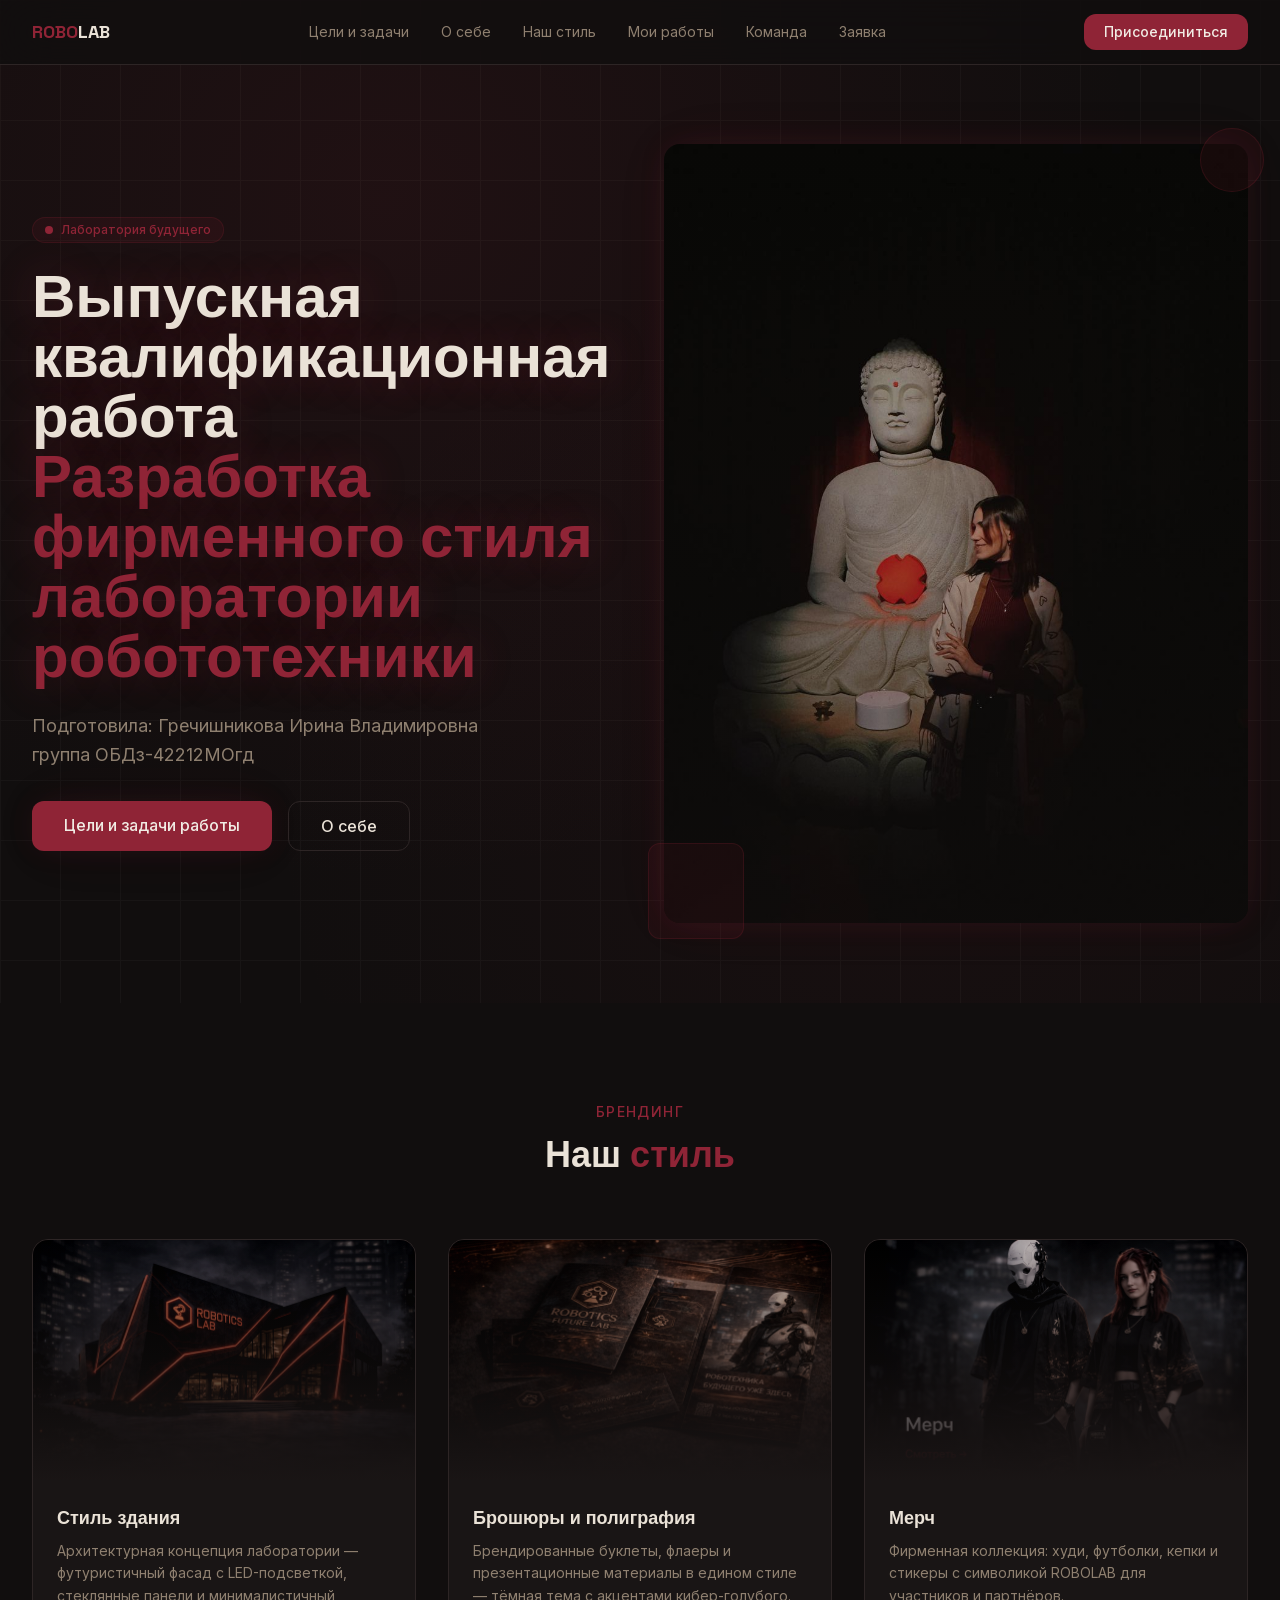
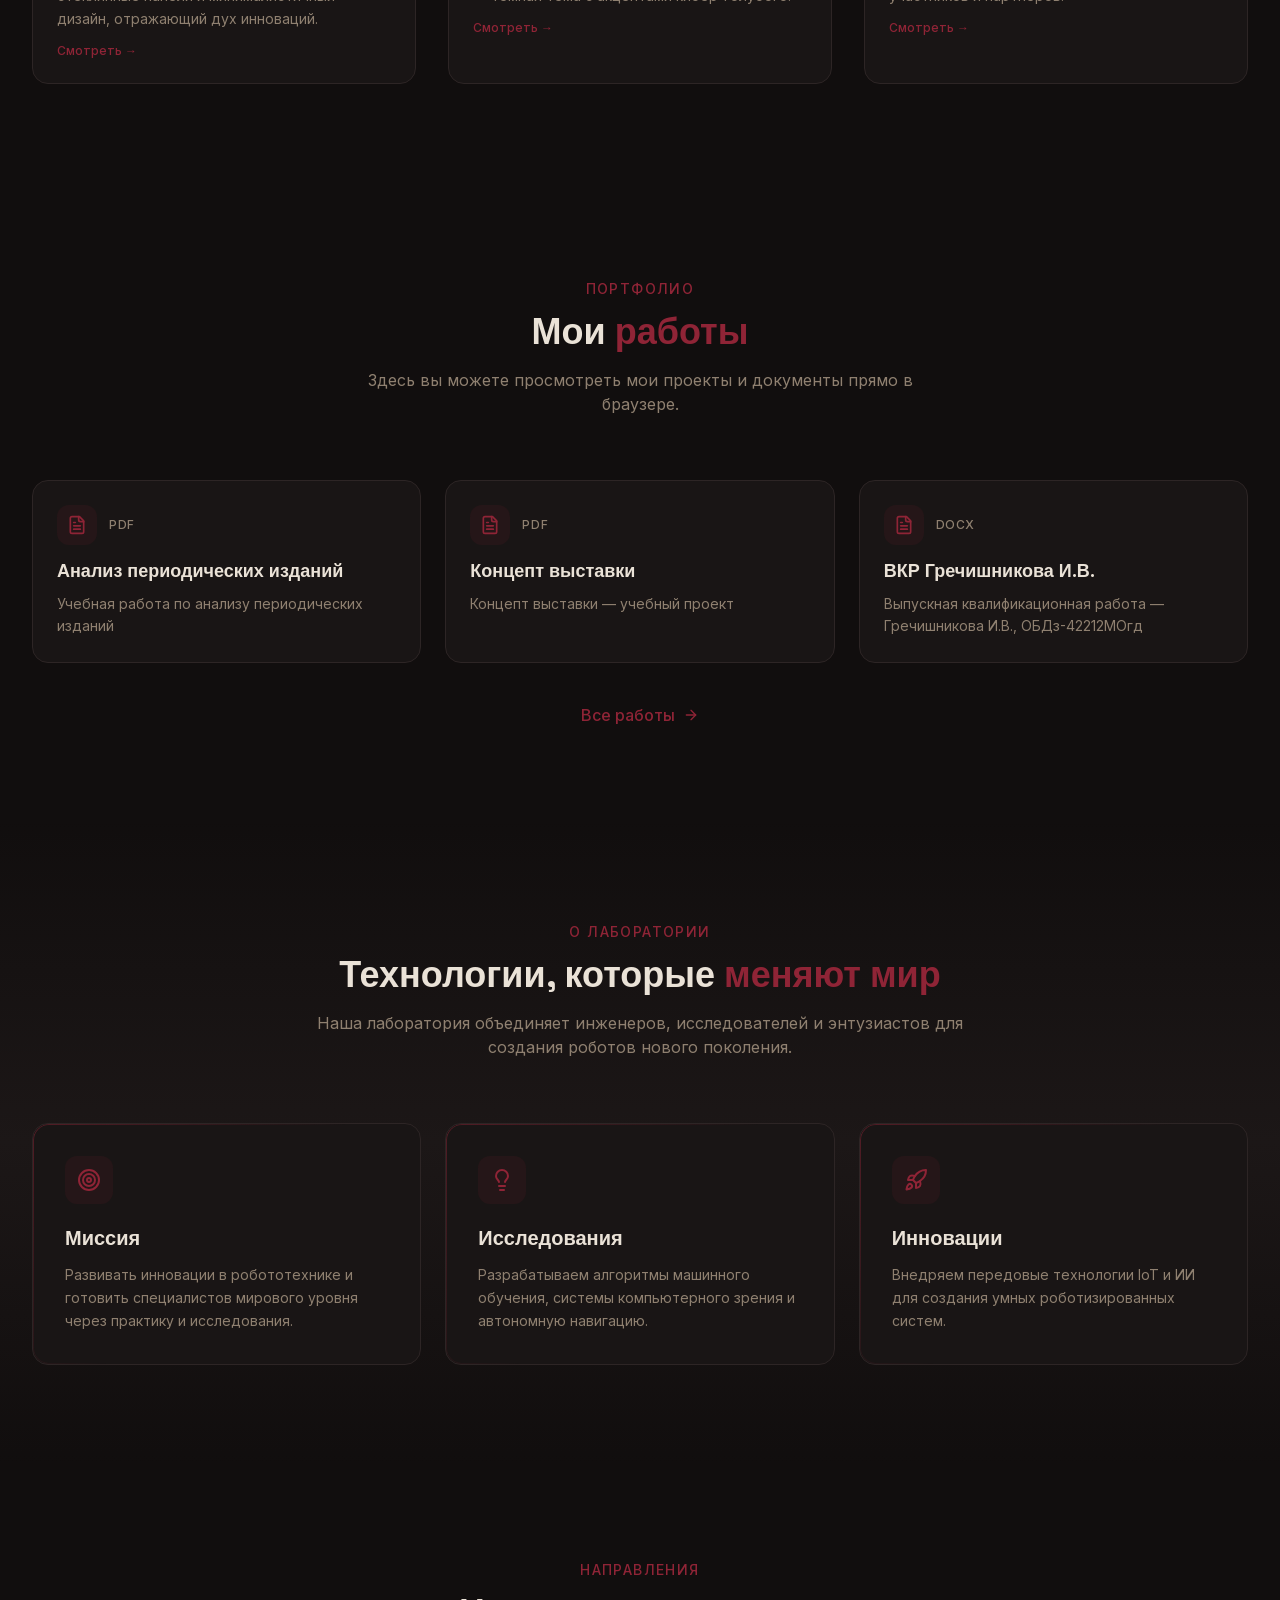
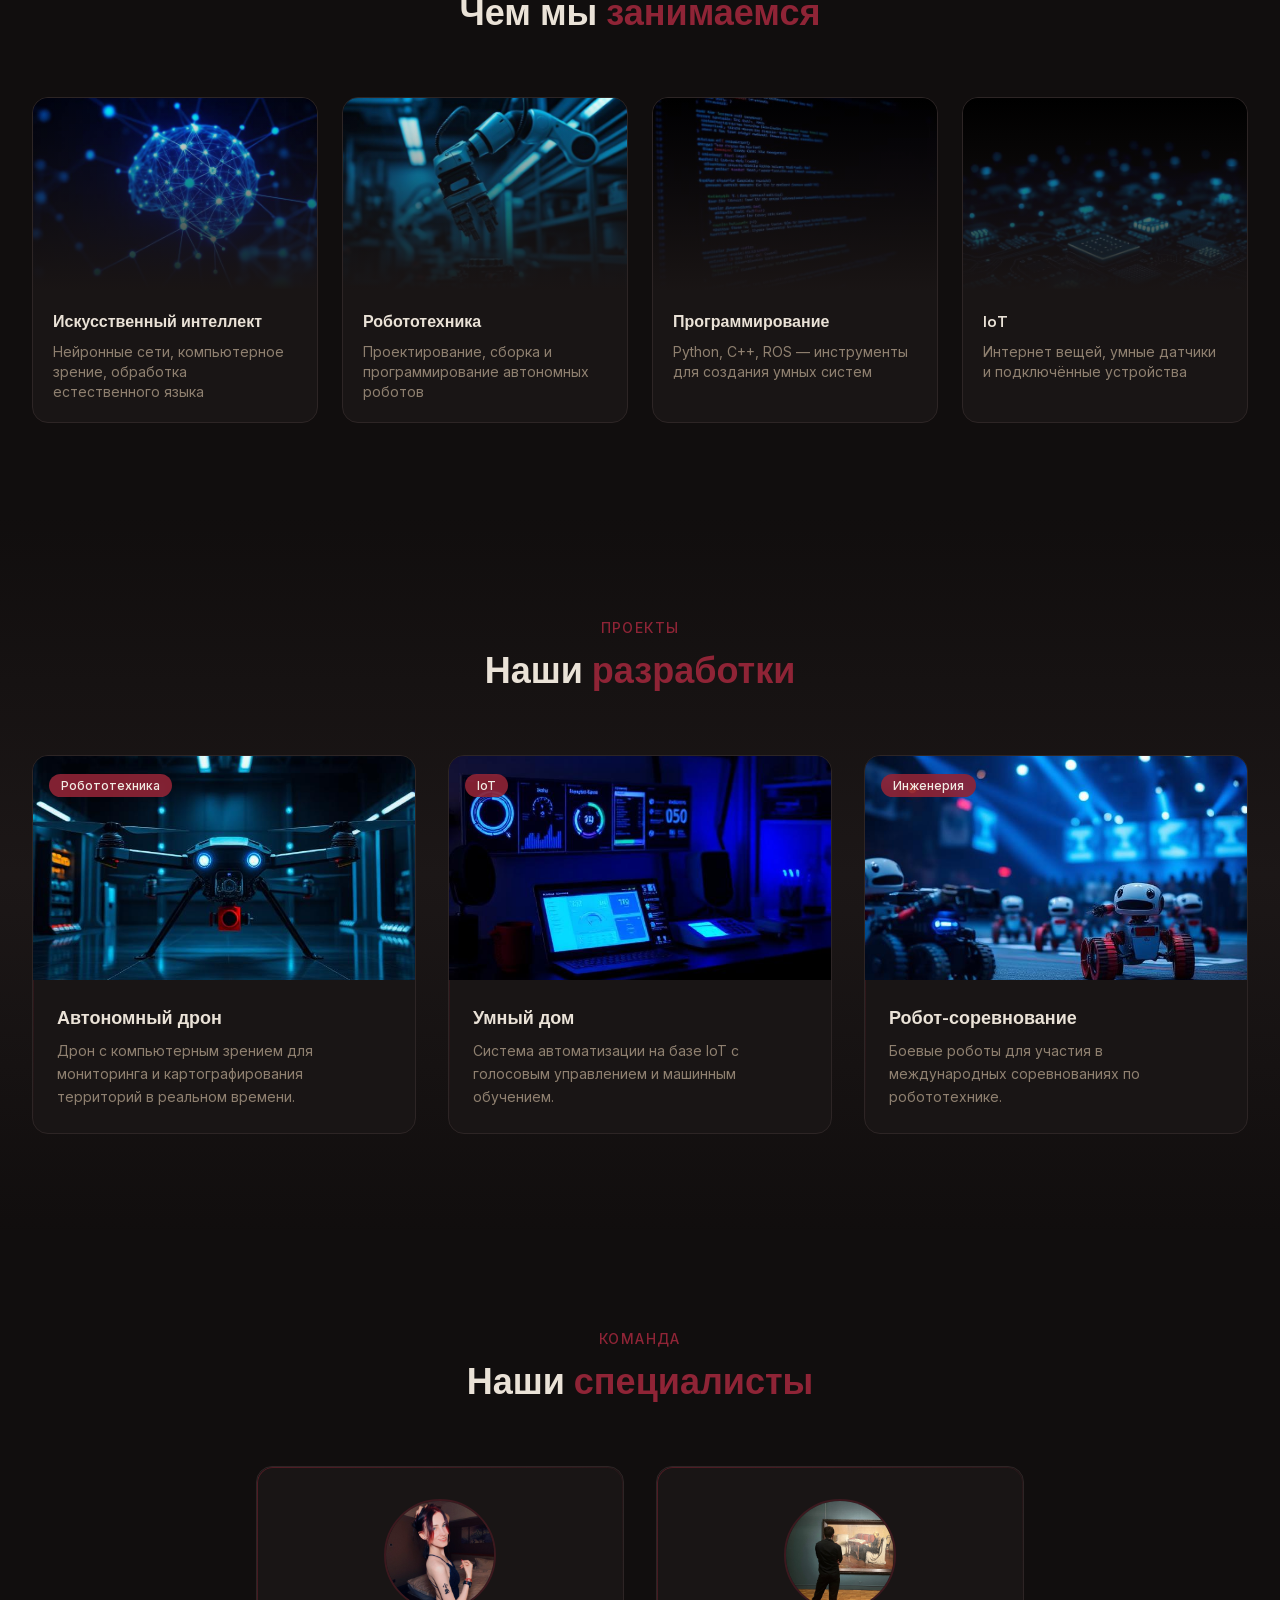
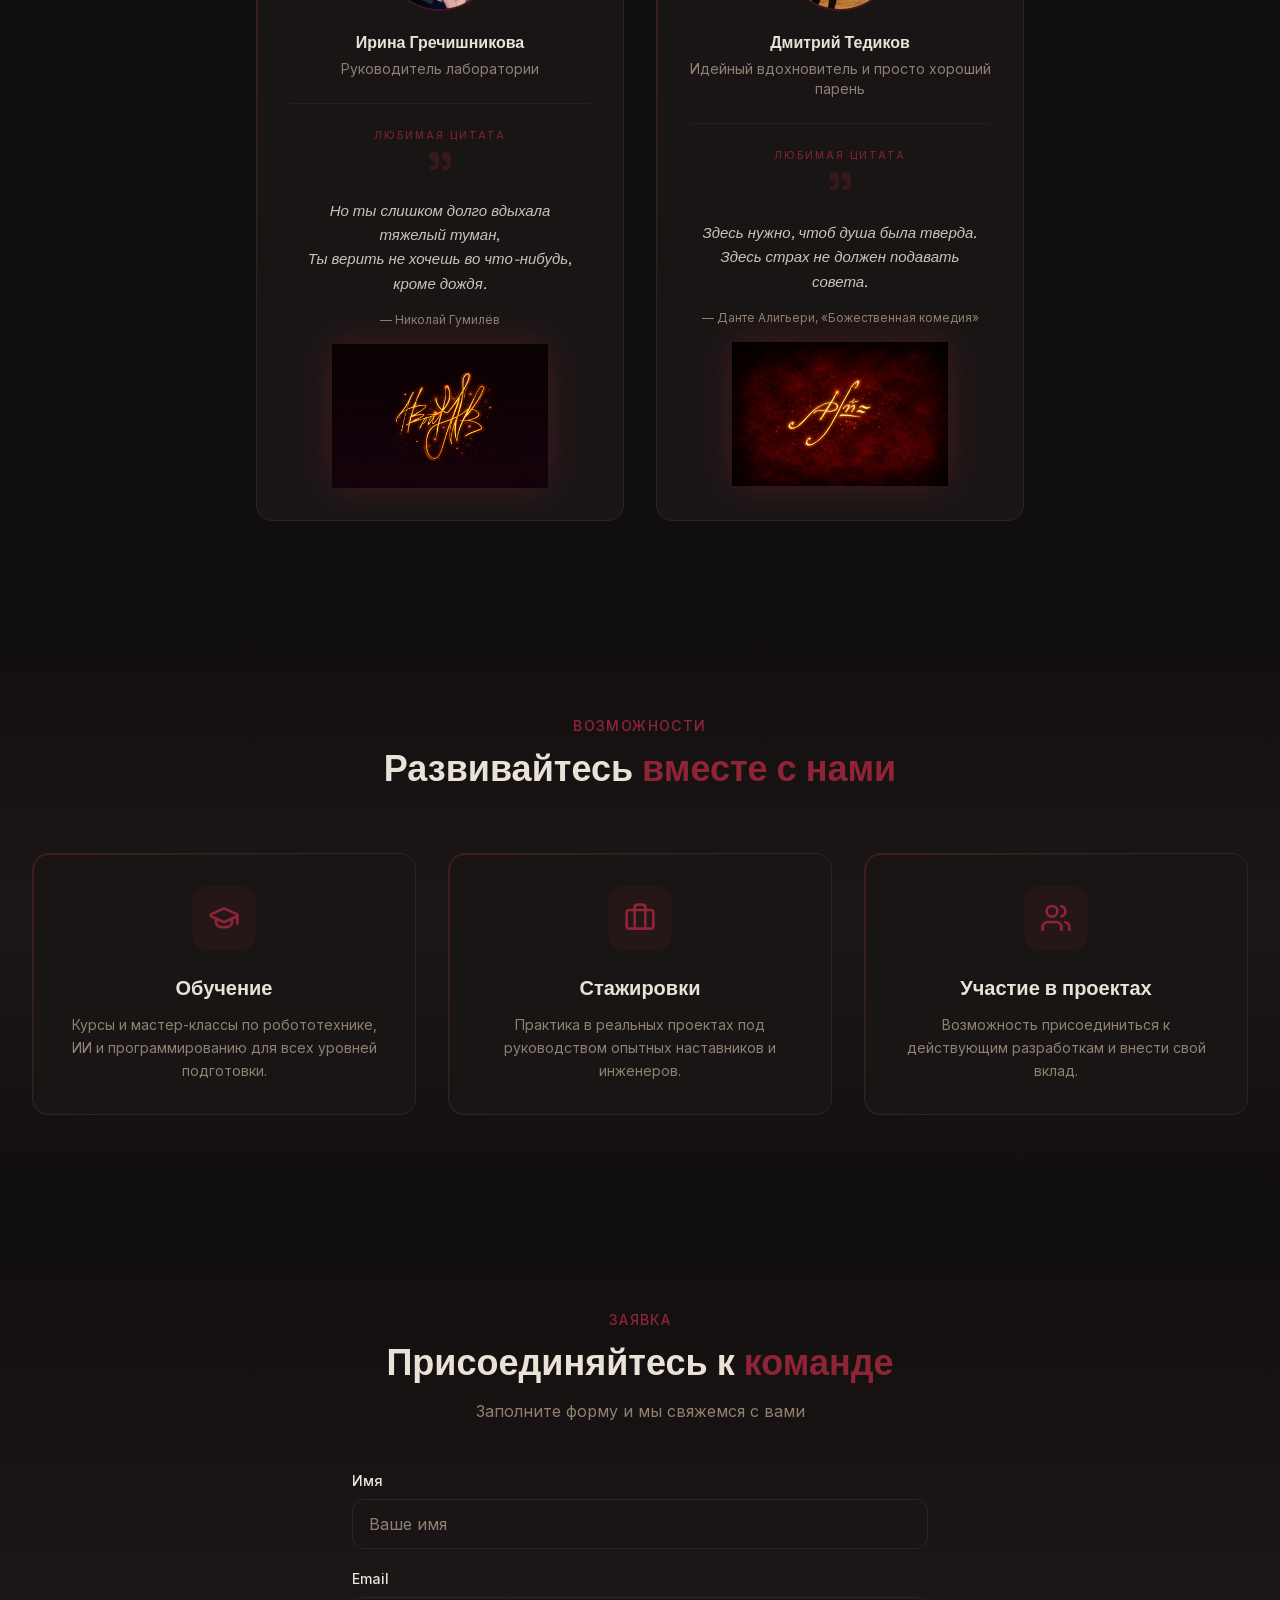
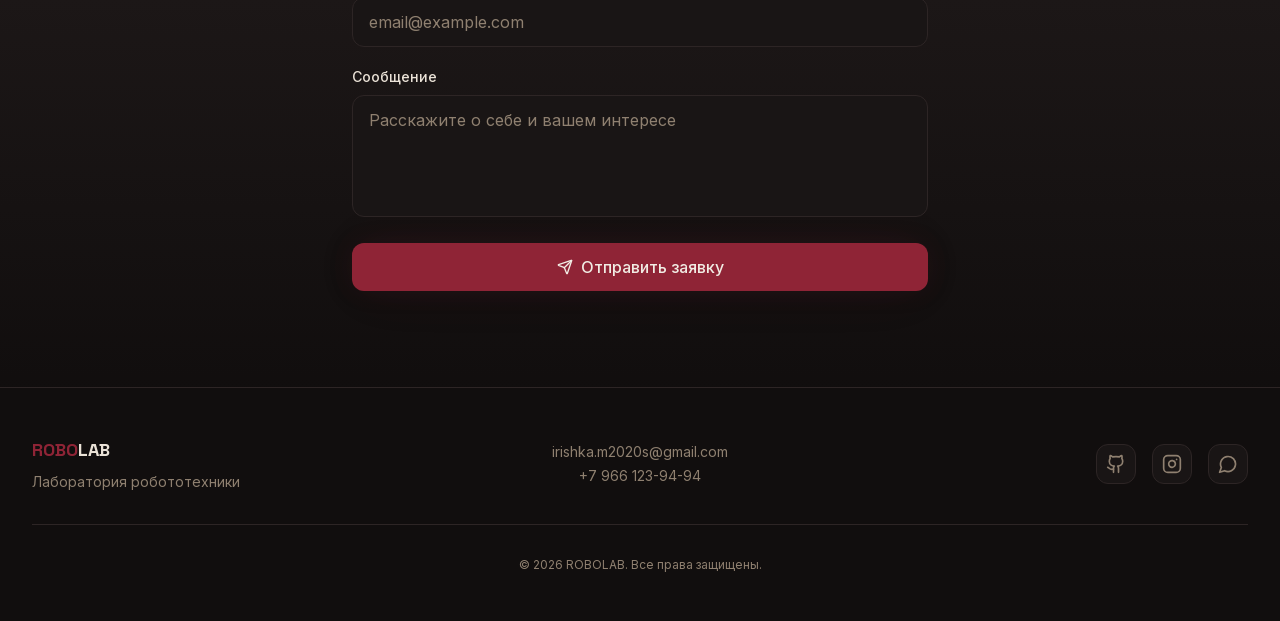
<file: index.html>
<!DOCTYPE html>
<html lang="ru"><head>
    <meta charset="UTF-8">
    <meta name="viewport" content="width=device-width, initial-scale=1.0">
    <!-- TODO: Set the document title to the name of your application -->
    <title>ROBOLAB — Лаборатория будущего</title>
    
    

    <!-- TODO: Update og:title to match your application name -->
    
    
    
    

    
    
    
    
  
  
  
  
  


<meta name="description" content="Разработка фирменного стиля лаборатории робототехники ROBOLAB — выпускная квалификационная работа">
<link rel="stylesheet" href="assets/site.css">
</head>

  <body>
    <div id="root"><div class="min-h-screen bg-background"><nav class="fixed top-0 left-0 right-0 z-50 bg-background/80 backdrop-blur-xl border-b border-border"><div class="section-container flex items-center justify-between h-16"><a class="font-display text-lg font-bold text-foreground" href="index.html"><span class="text-primary">ROBO</span>LAB</a><div class="hidden md:flex items-center gap-8"><a class="text-sm text-muted-foreground hover:text-primary transition-colors" href="goals.html">Цели и задачи</a><a class="text-sm text-muted-foreground hover:text-primary transition-colors" href="about-me.html">О себе</a><a href="index.html#branding" class="text-sm text-muted-foreground hover:text-primary transition-colors">Наш стиль</a><a class="text-sm text-muted-foreground hover:text-primary transition-colors" href="works.html">Мои работы</a><a href="index.html#team" class="text-sm text-muted-foreground hover:text-primary transition-colors">Команда</a><a href="index.html#apply" class="text-sm text-muted-foreground hover:text-primary transition-colors">Заявка</a></div><a href="#apply" class="hidden md:inline-flex px-5 py-2 rounded-lg bg-primary text-primary-foreground text-sm font-medium hover:bg-primary/90 transition-colors">Присоединиться</a><button class="md:hidden text-foreground"><svg xmlns="http://www.w3.org/2000/svg" width="24" height="24" viewBox="0 0 24 24" fill="none" stroke="currentColor" stroke-width="2" stroke-linecap="round" stroke-linejoin="round" class="lucide lucide-menu"><line x1="4" x2="20" y1="12" y2="12"></line><line x1="4" x2="20" y1="6" y2="6"></line><line x1="4" x2="20" y1="18" y2="18"></line></svg></button></div></nav><section class="relative min-h-screen flex items-center hero-gradient overflow-hidden pt-16"><div class="absolute inset-0 opacity-[0.03]" style="background-image: linear-gradient(hsl(var(--foreground)) 1px, transparent 1px), linear-gradient(90deg, hsl(var(--foreground)) 1px, transparent 1px); background-size: 60px 60px"></div><div class="section-container relative z-10 grid lg:grid-cols-2 gap-12 items-center py-20"><div><div class="inline-flex items-center gap-2 px-3 py-1 rounded-full bg-primary/10 border border-primary/20 mb-6"><div class="w-2 h-2 rounded-full bg-primary animate-pulse-glow"></div><span class="text-xs text-primary font-medium">Лаборатория будущего</span></div><h1 class="text-4xl sm:text-5xl lg:text-6xl font-bold font-display leading-tight text-foreground glow-text">Выпускная квалификационная работа<br><span class="text-primary">Разработка фирменного стиля лаборатории робототехники</span></h1><p class="mt-6 text-lg text-muted-foreground max-w-md leading-relaxed">Подготовила: Гречишникова Ирина Владимировна<br>группа ОБДз-42212МОгд</p><div class="mt-8 flex flex-wrap gap-4"><a href="goals.html" class="px-8 py-3 rounded-lg bg-primary text-primary-foreground font-medium hover:bg-primary/90 transition-colors glow-box">Цели и задачи работы</a><a href="about-me.html" class="px-8 py-3 rounded-lg border border-border text-foreground font-medium hover:bg-secondary transition-colors">О себе</a></div></div><div class="relative"><div class="relative rounded-2xl overflow-hidden glow-box"><img src="assets/hero-photo-graded-kGDNdo8-.jpg" alt="Робот в лаборатории" width="1280" height="720" class="w-full h-auto object-cover"><div class="absolute inset-0 bg-gradient-to-t from-background/60 to-transparent"></div></div><div class="absolute -bottom-4 -left-4 w-24 h-24 rounded-xl bg-primary/10 border border-primary/20 animate-float"></div><div class="absolute -top-4 -right-4 w-16 h-16 rounded-full bg-primary/10 border border-primary/20 animate-float" style="animation-delay: 2s"></div></div></div></section><section id="branding" class="py-24"><div class="section-container"><div class="text-center mb-16"><span class="text-sm text-primary font-medium uppercase tracking-widest">Брендинг</span><h2 class="mt-3 text-3xl sm:text-4xl font-bold font-display text-foreground">Наш <span class="text-primary">стиль</span></h2></div><div class="grid md:grid-cols-3 gap-8"><a class="flex" href="branding-building.html"><div class="group rounded-2xl overflow-hidden bg-card border border-border hover:border-primary/40 transition-all cursor-pointer flex flex-col w-full"><div class="relative h-60 overflow-hidden"><img src="assets/branding-building-NImkzi-q.jpg" alt="Стиль здания" loading="lazy" width="640" height="512" class="w-full h-full object-cover group-hover:scale-105 transition-transform duration-500 saturate-[0.7] brightness-[0.8] contrast-[1.1]"><div class="absolute inset-0 bg-primary/10 mix-blend-overlay"></div><div class="absolute inset-0 bg-gradient-to-t from-card via-card/40 to-transparent"></div></div><div class="p-6 flex flex-col flex-1"><h3 class="font-display font-semibold text-lg text-foreground mb-2">Стиль здания</h3><p class="text-sm text-muted-foreground leading-relaxed">Архитектурная концепция лаборатории — футуристичный фасад с LED-подсветкой, стеклянные панели и минималистичный дизайн, отражающий дух инноваций.</p><span class="inline-block mt-3 text-xs text-primary font-medium">Смотреть →</span></div></div></a><a class="flex" href="branding-brochure.html"><div class="group rounded-2xl overflow-hidden bg-card border border-border hover:border-primary/40 transition-all cursor-pointer flex flex-col w-full"><div class="relative h-60 overflow-hidden"><img src="assets/branding-brochure-SgIyiU6O.jpg" alt="Брошюры и полиграфия" loading="lazy" width="640" height="512" class="w-full h-full object-cover group-hover:scale-105 transition-transform duration-500 saturate-[0.7] brightness-[0.8] contrast-[1.1]"><div class="absolute inset-0 bg-primary/10 mix-blend-overlay"></div><div class="absolute inset-0 bg-gradient-to-t from-card via-card/40 to-transparent"></div></div><div class="p-6 flex flex-col flex-1"><h3 class="font-display font-semibold text-lg text-foreground mb-2">Брошюры и полиграфия</h3><p class="text-sm text-muted-foreground leading-relaxed">Брендированные буклеты, флаеры и презентационные материалы в едином стиле — тёмная тема с акцентами кибер-голубого.</p><span class="inline-block mt-3 text-xs text-primary font-medium">Смотреть →</span></div></div></a><a class="flex" href="branding-merch.html"><div class="group rounded-2xl overflow-hidden bg-card border border-border hover:border-primary/40 transition-all cursor-pointer flex flex-col w-full"><div class="relative h-60 overflow-hidden"><img src="assets/branding-merch-z3jBfsKu.jpg" alt="Мерч" loading="lazy" width="640" height="512" class="w-full h-full object-cover group-hover:scale-105 transition-transform duration-500 saturate-[0.7] brightness-[0.8] contrast-[1.1]"><div class="absolute inset-0 bg-primary/10 mix-blend-overlay"></div><div class="absolute inset-0 bg-gradient-to-t from-card via-card/40 to-transparent"></div></div><div class="p-6 flex flex-col flex-1"><h3 class="font-display font-semibold text-lg text-foreground mb-2">Мерч</h3><p class="text-sm text-muted-foreground leading-relaxed">Фирменная коллекция: худи, футболки, кепки и стикеры с символикой ROBOLAB для участников и партнёров.</p><span class="inline-block mt-3 text-xs text-primary font-medium">Смотреть →</span></div></div></a></div></div></section><section id="works" class="py-24"><div class="section-container"><div class="text-center mb-16"><span class="text-sm text-primary font-medium uppercase tracking-widest">Портфолио</span><h2 class="mt-3 text-3xl sm:text-4xl font-bold font-display text-foreground">Мои <span class="text-primary">работы</span></h2><p class="mt-4 text-muted-foreground max-w-xl mx-auto">Здесь вы можете просмотреть мои проекты и документы прямо в браузере.</p></div><div class="grid md:grid-cols-3 gap-6"><div class="group bg-card border border-border rounded-2xl p-6 hover:border-primary/40 transition-all"><div class="flex items-center gap-3 mb-3"><div class="w-10 h-10 rounded-lg bg-primary/10 flex items-center justify-center"><svg xmlns="http://www.w3.org/2000/svg" width="24" height="24" viewBox="0 0 24 24" fill="none" stroke="currentColor" stroke-width="2" stroke-linecap="round" stroke-linejoin="round" class="lucide lucide-file-text w-5 h-5 text-primary"><path d="M15 2H6a2 2 0 0 0-2 2v16a2 2 0 0 0 2 2h12a2 2 0 0 0 2-2V7Z"></path><path d="M14 2v4a2 2 0 0 0 2 2h4"></path><path d="M10 9H8"></path><path d="M16 13H8"></path><path d="M16 17H8"></path></svg></div><span class="text-xs uppercase tracking-wider text-muted-foreground font-medium">pdf</span></div><h3 class="font-display font-semibold text-lg text-foreground mb-2">Анализ периодических изданий</h3><p class="text-sm text-muted-foreground leading-relaxed line-clamp-2">Учебная работа по анализу периодических изданий</p></div><div class="group bg-card border border-border rounded-2xl p-6 hover:border-primary/40 transition-all"><div class="flex items-center gap-3 mb-3"><div class="w-10 h-10 rounded-lg bg-primary/10 flex items-center justify-center"><svg xmlns="http://www.w3.org/2000/svg" width="24" height="24" viewBox="0 0 24 24" fill="none" stroke="currentColor" stroke-width="2" stroke-linecap="round" stroke-linejoin="round" class="lucide lucide-file-text w-5 h-5 text-primary"><path d="M15 2H6a2 2 0 0 0-2 2v16a2 2 0 0 0 2 2h12a2 2 0 0 0 2-2V7Z"></path><path d="M14 2v4a2 2 0 0 0 2 2h4"></path><path d="M10 9H8"></path><path d="M16 13H8"></path><path d="M16 17H8"></path></svg></div><span class="text-xs uppercase tracking-wider text-muted-foreground font-medium">pdf</span></div><h3 class="font-display font-semibold text-lg text-foreground mb-2">Концепт выставки</h3><p class="text-sm text-muted-foreground leading-relaxed line-clamp-2">Концепт выставки — учебный проект</p></div><div class="group bg-card border border-border rounded-2xl p-6 hover:border-primary/40 transition-all"><div class="flex items-center gap-3 mb-3"><div class="w-10 h-10 rounded-lg bg-primary/10 flex items-center justify-center"><svg xmlns="http://www.w3.org/2000/svg" width="24" height="24" viewBox="0 0 24 24" fill="none" stroke="currentColor" stroke-width="2" stroke-linecap="round" stroke-linejoin="round" class="lucide lucide-file-text w-5 h-5 text-primary"><path d="M15 2H6a2 2 0 0 0-2 2v16a2 2 0 0 0 2 2h12a2 2 0 0 0 2-2V7Z"></path><path d="M14 2v4a2 2 0 0 0 2 2h4"></path><path d="M10 9H8"></path><path d="M16 13H8"></path><path d="M16 17H8"></path></svg></div><span class="text-xs uppercase tracking-wider text-muted-foreground font-medium">docx</span></div><h3 class="font-display font-semibold text-lg text-foreground mb-2">ВКР Гречишникова И.В.</h3><p class="text-sm text-muted-foreground leading-relaxed line-clamp-2">Выпускная квалификационная работа — Гречишникова И.В., ОБДз-42212МОгд</p></div></div><div class="text-center mt-10"><a class="inline-flex items-center gap-2 text-primary font-medium hover:underline" href="works.html">Все работы <svg xmlns="http://www.w3.org/2000/svg" width="24" height="24" viewBox="0 0 24 24" fill="none" stroke="currentColor" stroke-width="2" stroke-linecap="round" stroke-linejoin="round" class="lucide lucide-arrow-right w-4 h-4"><path d="M5 12h14"></path><path d="m12 5 7 7-7 7"></path></svg></a></div></div></section><section id="about" class="py-24 section-gradient"><div class="section-container"><div class="text-center mb-16"><span class="text-sm text-primary font-medium uppercase tracking-widest">О лаборатории</span><h2 class="mt-3 text-3xl sm:text-4xl font-bold font-display text-foreground">Технологии, которые <span class="text-primary">меняют мир</span></h2><p class="mt-4 text-muted-foreground max-w-2xl mx-auto">Наша лаборатория объединяет инженеров, исследователей и энтузиастов для создания роботов нового поколения.</p></div><div class="grid md:grid-cols-3 gap-6"><div class="p-8 rounded-2xl bg-card border border-border gradient-border hover:border-primary/30 transition-colors group"><div class="w-12 h-12 rounded-xl bg-primary/10 flex items-center justify-center mb-5 group-hover:bg-primary/20 transition-colors"><svg xmlns="http://www.w3.org/2000/svg" width="24" height="24" viewBox="0 0 24 24" fill="none" stroke="currentColor" stroke-width="2" stroke-linecap="round" stroke-linejoin="round" class="lucide lucide-target w-6 h-6 text-primary"><circle cx="12" cy="12" r="10"></circle><circle cx="12" cy="12" r="6"></circle><circle cx="12" cy="12" r="2"></circle></svg></div><h3 class="text-xl font-semibold font-display text-foreground mb-3">Миссия</h3><p class="text-muted-foreground text-sm leading-relaxed">Развивать инновации в робототехнике и готовить специалистов мирового уровня через практику и исследования.</p></div><div class="p-8 rounded-2xl bg-card border border-border gradient-border hover:border-primary/30 transition-colors group"><div class="w-12 h-12 rounded-xl bg-primary/10 flex items-center justify-center mb-5 group-hover:bg-primary/20 transition-colors"><svg xmlns="http://www.w3.org/2000/svg" width="24" height="24" viewBox="0 0 24 24" fill="none" stroke="currentColor" stroke-width="2" stroke-linecap="round" stroke-linejoin="round" class="lucide lucide-lightbulb w-6 h-6 text-primary"><path d="M15 14c.2-1 .7-1.7 1.5-2.5 1-.9 1.5-2.2 1.5-3.5A6 6 0 0 0 6 8c0 1 .2 2.2 1.5 3.5.7.7 1.3 1.5 1.5 2.5"></path><path d="M9 18h6"></path><path d="M10 22h4"></path></svg></div><h3 class="text-xl font-semibold font-display text-foreground mb-3">Исследования</h3><p class="text-muted-foreground text-sm leading-relaxed">Разрабатываем алгоритмы машинного обучения, системы компьютерного зрения и автономную навигацию.</p></div><div class="p-8 rounded-2xl bg-card border border-border gradient-border hover:border-primary/30 transition-colors group"><div class="w-12 h-12 rounded-xl bg-primary/10 flex items-center justify-center mb-5 group-hover:bg-primary/20 transition-colors"><svg xmlns="http://www.w3.org/2000/svg" width="24" height="24" viewBox="0 0 24 24" fill="none" stroke="currentColor" stroke-width="2" stroke-linecap="round" stroke-linejoin="round" class="lucide lucide-rocket w-6 h-6 text-primary"><path d="M4.5 16.5c-1.5 1.26-2 5-2 5s3.74-.5 5-2c.71-.84.7-2.13-.09-2.91a2.18 2.18 0 0 0-2.91-.09z"></path><path d="m12 15-3-3a22 22 0 0 1 2-3.95A12.88 12.88 0 0 1 22 2c0 2.72-.78 7.5-6 11a22.35 22.35 0 0 1-4 2z"></path><path d="M9 12H4s.55-3.03 2-4c1.62-1.08 5 0 5 0"></path><path d="M12 15v5s3.03-.55 4-2c1.08-1.62 0-5 0-5"></path></svg></div><h3 class="text-xl font-semibold font-display text-foreground mb-3">Инновации</h3><p class="text-muted-foreground text-sm leading-relaxed">Внедряем передовые технологии IoT и ИИ для создания умных роботизированных систем.</p></div></div></div></section><section id="directions" class="py-24"><div class="section-container"><div class="text-center mb-16"><span class="text-sm text-primary font-medium uppercase tracking-widest">Направления</span><h2 class="mt-3 text-3xl sm:text-4xl font-bold font-display text-foreground">Чем мы <span class="text-primary">занимаемся</span></h2></div><div class="grid sm:grid-cols-2 lg:grid-cols-4 gap-6"><div class="group rounded-2xl overflow-hidden bg-card border border-border hover:border-primary/30 transition-all"><div class="relative h-48 overflow-hidden"><img src="assets/ai-card-CQOh3VfN.jpg" alt="Искусственный интеллект" loading="lazy" width="640" height="512" class="w-full h-full object-cover group-hover:scale-105 transition-transform duration-500"><div class="absolute inset-0 bg-gradient-to-t from-card to-transparent"></div></div><div class="p-5"><h3 class="font-display font-semibold text-foreground mb-2">Искусственный интеллект</h3><p class="text-sm text-muted-foreground">Нейронные сети, компьютерное зрение, обработка естественного языка</p></div></div><div class="group rounded-2xl overflow-hidden bg-card border border-border hover:border-primary/30 transition-all"><div class="relative h-48 overflow-hidden"><img src="assets/robotics-card-BYp6DJyv.jpg" alt="Робототехника" loading="lazy" width="640" height="512" class="w-full h-full object-cover group-hover:scale-105 transition-transform duration-500"><div class="absolute inset-0 bg-gradient-to-t from-card to-transparent"></div></div><div class="p-5"><h3 class="font-display font-semibold text-foreground mb-2">Робототехника</h3><p class="text-sm text-muted-foreground">Проектирование, сборка и программирование автономных роботов</p></div></div><div class="group rounded-2xl overflow-hidden bg-card border border-border hover:border-primary/30 transition-all"><div class="relative h-48 overflow-hidden"><img src="assets/programming-card-BCmDgQ-H.jpg" alt="Программирование" loading="lazy" width="640" height="512" class="w-full h-full object-cover group-hover:scale-105 transition-transform duration-500"><div class="absolute inset-0 bg-gradient-to-t from-card to-transparent"></div></div><div class="p-5"><h3 class="font-display font-semibold text-foreground mb-2">Программирование</h3><p class="text-sm text-muted-foreground">Python, C++, ROS — инструменты для создания умных систем</p></div></div><div class="group rounded-2xl overflow-hidden bg-card border border-border hover:border-primary/30 transition-all"><div class="relative h-48 overflow-hidden"><img src="assets/iot-card-D3fEYqzQ.jpg" alt="IoT" loading="lazy" width="640" height="512" class="w-full h-full object-cover group-hover:scale-105 transition-transform duration-500"><div class="absolute inset-0 bg-gradient-to-t from-card to-transparent"></div></div><div class="p-5"><h3 class="font-display font-semibold text-foreground mb-2">IoT</h3><p class="text-sm text-muted-foreground">Интернет вещей, умные датчики и подключённые устройства</p></div></div></div></div></section><section id="projects" class="py-24 section-gradient"><div class="section-container"><div class="text-center mb-16"><span class="text-sm text-primary font-medium uppercase tracking-widest">Проекты</span><h2 class="mt-3 text-3xl sm:text-4xl font-bold font-display text-foreground">Наши <span class="text-primary">разработки</span></h2></div><div class="grid md:grid-cols-3 gap-8"><div class="rounded-2xl overflow-hidden bg-card border border-border gradient-border group"><div class="relative h-56 overflow-hidden"><img src="assets/project1-JqUp7-dd.jpg" alt="Автономный дрон" loading="lazy" width="640" height="512" class="w-full h-full object-cover group-hover:scale-105 transition-transform duration-500"><div class="absolute top-4 left-4"><span class="px-3 py-1 rounded-full bg-primary/90 text-primary-foreground text-xs font-medium">Робототехника</span></div></div><div class="p-6"><h3 class="text-lg font-display font-semibold text-foreground mb-2">Автономный дрон</h3><p class="text-sm text-muted-foreground leading-relaxed">Дрон с компьютерным зрением для мониторинга и картографирования территорий в реальном времени.</p></div></div><div class="rounded-2xl overflow-hidden bg-card border border-border gradient-border group"><div class="relative h-56 overflow-hidden"><img src="assets/project2-6IxlMa7S.jpg" alt="Умный дом" loading="lazy" width="640" height="512" class="w-full h-full object-cover group-hover:scale-105 transition-transform duration-500"><div class="absolute top-4 left-4"><span class="px-3 py-1 rounded-full bg-primary/90 text-primary-foreground text-xs font-medium">IoT</span></div></div><div class="p-6"><h3 class="text-lg font-display font-semibold text-foreground mb-2">Умный дом</h3><p class="text-sm text-muted-foreground leading-relaxed">Система автоматизации на базе IoT с голосовым управлением и машинным обучением.</p></div></div><div class="rounded-2xl overflow-hidden bg-card border border-border gradient-border group"><div class="relative h-56 overflow-hidden"><img src="assets/project3-Jz8WhfJM.jpg" alt="Робот-соревнование" loading="lazy" width="640" height="512" class="w-full h-full object-cover group-hover:scale-105 transition-transform duration-500"><div class="absolute top-4 left-4"><span class="px-3 py-1 rounded-full bg-primary/90 text-primary-foreground text-xs font-medium">Инженерия</span></div></div><div class="p-6"><h3 class="text-lg font-display font-semibold text-foreground mb-2">Робот-соревнование</h3><p class="text-sm text-muted-foreground leading-relaxed">Боевые роботы для участия в международных соревнованиях по робототехнике.</p></div></div></div></div></section><section id="team" class="py-24"><div class="section-container"><div class="text-center mb-16"><span class="text-sm text-primary font-medium uppercase tracking-widest">Команда</span><h2 class="mt-3 text-3xl sm:text-4xl font-bold font-display text-foreground">Наши <span class="text-primary">специалисты</span></h2></div><div class="grid sm:grid-cols-2 gap-8 max-w-3xl mx-auto"><div class="flex flex-col text-center p-8 rounded-2xl bg-card border border-border gradient-border"><div class="w-28 h-28 mx-auto rounded-full overflow-hidden border-2 border-primary/30 mb-5"><img src="assets/team-irina-D2rjW1Gy.jpg" alt="Ирина Гречишникова" class="w-full h-full object-cover"></div><h3 class="font-display font-semibold text-foreground">Ирина Гречишникова</h3><p class="text-sm text-muted-foreground mt-1">Руководитель лаборатории</p><div class="mt-6 pt-6 border-t border-border/60 flex-1 flex flex-col"><span class="text-[10px] uppercase tracking-[0.2em] text-primary/80 font-medium mb-4">Любимая цитата</span><figure class="relative flex-1 flex flex-col items-center justify-center gap-4 pt-10"><span aria-hidden="true" class="absolute -top-4 left-1/2 -translate-x-1/2 text-7xl leading-none font-display text-primary/25 select-none">"</span><blockquote class="text-sm sm:text-[15px] text-foreground/85 italic font-display leading-relaxed px-2 whitespace-pre-line">Но ты слишком долго вдыхала тяжелый туман,
Ты верить не хочешь во что-нибудь, кроме дождя.</blockquote><figcaption class="text-xs text-muted-foreground">— Николай Гумилёв</figcaption><img src="assets/team-irina-quote-CpqKrheC.png" alt="Любимая цитата" class="max-h-36 w-auto object-contain drop-shadow-[0_0_18px_hsl(var(--primary)/0.35)]"></figure></div></div><div class="flex flex-col text-center p-8 rounded-2xl bg-card border border-border gradient-border"><div class="w-28 h-28 mx-auto rounded-full overflow-hidden border-2 border-primary/30 mb-5"><img src="assets/team-dmitry-BBhRlCmk.jpg" alt="Дмитрий Тедиков" class="w-full h-full object-cover"></div><h3 class="font-display font-semibold text-foreground">Дмитрий Тедиков</h3><p class="text-sm text-muted-foreground mt-1">Идейный вдохновитель и просто хороший парень</p><div class="mt-6 pt-6 border-t border-border/60 flex-1 flex flex-col"><span class="text-[10px] uppercase tracking-[0.2em] text-primary/80 font-medium mb-4">Любимая цитата</span><figure class="relative flex-1 flex flex-col items-center justify-center gap-4 pt-10"><span aria-hidden="true" class="absolute -top-4 left-1/2 -translate-x-1/2 text-7xl leading-none font-display text-primary/25 select-none">"</span><blockquote class="text-sm sm:text-[15px] text-foreground/85 italic font-display leading-relaxed px-2 whitespace-pre-line">Здесь нужно, чтоб душа была тверда. Здесь страх не должен подавать совета.</blockquote><figcaption class="text-xs text-muted-foreground">— Данте Алигьери, «Божественная комедия»</figcaption><img src="assets/team-dmitry-quote-CsPLNE6q.png" alt="Любимая цитата" class="max-h-36 w-auto object-contain drop-shadow-[0_0_18px_hsl(var(--primary)/0.35)]"></figure></div></div></div></div></section><section id="opportunities" class="py-24 section-gradient"><div class="section-container"><div class="text-center mb-16"><span class="text-sm text-primary font-medium uppercase tracking-widest">Возможности</span><h2 class="mt-3 text-3xl sm:text-4xl font-bold font-display text-foreground">Развивайтесь <span class="text-primary">вместе с нами</span></h2></div><div class="grid md:grid-cols-3 gap-8"><div class="relative p-8 rounded-2xl bg-card border border-border gradient-border text-center"><div class="w-16 h-16 mx-auto rounded-2xl bg-primary/10 flex items-center justify-center mb-6"><svg xmlns="http://www.w3.org/2000/svg" width="24" height="24" viewBox="0 0 24 24" fill="none" stroke="currentColor" stroke-width="2" stroke-linecap="round" stroke-linejoin="round" class="lucide lucide-graduation-cap w-8 h-8 text-primary"><path d="M21.42 10.922a1 1 0 0 0-.019-1.838L12.83 5.18a2 2 0 0 0-1.66 0L2.6 9.08a1 1 0 0 0 0 1.832l8.57 3.908a2 2 0 0 0 1.66 0z"></path><path d="M22 10v6"></path><path d="M6 12.5V16a6 3 0 0 0 12 0v-3.5"></path></svg></div><h3 class="text-xl font-display font-semibold text-foreground mb-3">Обучение</h3><p class="text-sm text-muted-foreground leading-relaxed">Курсы и мастер-классы по робототехнике, ИИ и программированию для всех уровней подготовки.</p></div><div class="relative p-8 rounded-2xl bg-card border border-border gradient-border text-center"><div class="w-16 h-16 mx-auto rounded-2xl bg-primary/10 flex items-center justify-center mb-6"><svg xmlns="http://www.w3.org/2000/svg" width="24" height="24" viewBox="0 0 24 24" fill="none" stroke="currentColor" stroke-width="2" stroke-linecap="round" stroke-linejoin="round" class="lucide lucide-briefcase w-8 h-8 text-primary"><path d="M16 20V4a2 2 0 0 0-2-2h-4a2 2 0 0 0-2 2v16"></path><rect width="20" height="14" x="2" y="6" rx="2"></rect></svg></div><h3 class="text-xl font-display font-semibold text-foreground mb-3">Стажировки</h3><p class="text-sm text-muted-foreground leading-relaxed">Практика в реальных проектах под руководством опытных наставников и инженеров.</p></div><div class="relative p-8 rounded-2xl bg-card border border-border gradient-border text-center"><div class="w-16 h-16 mx-auto rounded-2xl bg-primary/10 flex items-center justify-center mb-6"><svg xmlns="http://www.w3.org/2000/svg" width="24" height="24" viewBox="0 0 24 24" fill="none" stroke="currentColor" stroke-width="2" stroke-linecap="round" stroke-linejoin="round" class="lucide lucide-users w-8 h-8 text-primary"><path d="M16 21v-2a4 4 0 0 0-4-4H6a4 4 0 0 0-4 4v2"></path><circle cx="9" cy="7" r="4"></circle><path d="M22 21v-2a4 4 0 0 0-3-3.87"></path><path d="M16 3.13a4 4 0 0 1 0 7.75"></path></svg></div><h3 class="text-xl font-display font-semibold text-foreground mb-3">Участие в проектах</h3><p class="text-sm text-muted-foreground leading-relaxed">Возможность присоединиться к действующим разработкам и внести свой вклад.</p></div></div></div></section><section id="apply" class="py-24 section-gradient"><div class="section-container"><div class="max-w-xl mx-auto"><div class="text-center mb-12"><span class="text-sm text-primary font-medium uppercase tracking-widest">Заявка</span><h2 class="mt-3 text-3xl sm:text-4xl font-bold font-display text-foreground">Присоединяйтесь к <span class="text-primary">команде</span></h2><p class="mt-4 text-muted-foreground">Заполните форму и мы свяжемся с вами</p></div><form class="space-y-5"><div><label class="block text-sm font-medium text-foreground mb-2">Имя</label><input type="text" required="" class="w-full px-4 py-3 rounded-xl bg-card border border-border text-foreground placeholder:text-muted-foreground focus:outline-none focus:ring-2 focus:ring-primary/50 focus:border-primary transition-colors" placeholder="Ваше имя" value=""></div><div><label class="block text-sm font-medium text-foreground mb-2">Email</label><input type="email" required="" class="w-full px-4 py-3 rounded-xl bg-card border border-border text-foreground placeholder:text-muted-foreground focus:outline-none focus:ring-2 focus:ring-primary/50 focus:border-primary transition-colors" placeholder="email@example.com" value=""></div><div><label class="block text-sm font-medium text-foreground mb-2">Сообщение</label><textarea rows="4" class="w-full px-4 py-3 rounded-xl bg-card border border-border text-foreground placeholder:text-muted-foreground focus:outline-none focus:ring-2 focus:ring-primary/50 focus:border-primary transition-colors resize-none" placeholder="Расскажите о себе и вашем интересе"></textarea></div><button type="submit" class="w-full px-8 py-3 rounded-xl bg-primary text-primary-foreground font-medium hover:bg-primary/90 transition-colors glow-box flex items-center justify-center gap-2"><svg xmlns="http://www.w3.org/2000/svg" width="24" height="24" viewBox="0 0 24 24" fill="none" stroke="currentColor" stroke-width="2" stroke-linecap="round" stroke-linejoin="round" class="lucide lucide-send w-4 h-4"><path d="M14.536 21.686a.5.5 0 0 0 .937-.024l6.5-19a.496.496 0 0 0-.635-.635l-19 6.5a.5.5 0 0 0-.024.937l7.93 3.18a2 2 0 0 1 1.112 1.11z"></path><path d="m21.854 2.147-10.94 10.939"></path></svg>Отправить заявку</button></form></div></div></section><footer class="py-12 border-t border-border"><div class="section-container"><div class="grid md:grid-cols-3 gap-8 items-center"><div><span class="font-display text-lg font-bold text-foreground"><span class="text-primary">ROBO</span>LAB</span><p class="mt-2 text-sm text-muted-foreground">Лаборатория робототехники</p></div><div class="text-center"><p class="text-sm text-muted-foreground">irishka.m2020s@gmail.com</p><p class="text-sm text-muted-foreground mt-1">+7 966 123-94-94</p></div><div class="flex gap-4 md:justify-end"><a href="#" target="_blank" rel="noopener noreferrer" class="w-10 h-10 rounded-xl bg-card border border-border flex items-center justify-center text-muted-foreground hover:text-primary hover:border-primary/30 transition-colors"><svg xmlns="http://www.w3.org/2000/svg" width="24" height="24" viewBox="0 0 24 24" fill="none" stroke="currentColor" stroke-width="2" stroke-linecap="round" stroke-linejoin="round" class="lucide lucide-github w-5 h-5"><path d="M15 22v-4a4.8 4.8 0 0 0-1-3.5c3 0 6-2 6-5.5.08-1.25-.27-2.48-1-3.5.28-1.15.28-2.35 0-3.5 0 0-1 0-3 1.5-2.64-.5-5.36-.5-8 0C6 2 5 2 5 2c-.3 1.15-.3 2.35 0 3.5A5.403 5.403 0 0 0 4 9c0 3.5 3 5.5 6 5.5-.39.49-.68 1.05-.85 1.65-.17.6-.22 1.23-.15 1.85v4"></path><path d="M9 18c-4.51 2-5-2-7-2"></path></svg></a><a href="https://www.instagram.com/irishka_xiaomo?igsh=MWZqN2dyN3Bpam82aw==" target="_blank" rel="noopener noreferrer" class="w-10 h-10 rounded-xl bg-card border border-border flex items-center justify-center text-muted-foreground hover:text-primary hover:border-primary/30 transition-colors"><svg xmlns="http://www.w3.org/2000/svg" width="24" height="24" viewBox="0 0 24 24" fill="none" stroke="currentColor" stroke-width="2" stroke-linecap="round" stroke-linejoin="round" class="lucide lucide-instagram w-5 h-5"><rect width="20" height="20" x="2" y="2" rx="5" ry="5"></rect><path d="M16 11.37A4 4 0 1 1 12.63 8 4 4 0 0 1 16 11.37z"></path><line x1="17.5" x2="17.51" y1="6.5" y2="6.5"></line></svg></a><a href="https://t.me/Veloving" target="_blank" rel="noopener noreferrer" class="w-10 h-10 rounded-xl bg-card border border-border flex items-center justify-center text-muted-foreground hover:text-primary hover:border-primary/30 transition-colors"><svg xmlns="http://www.w3.org/2000/svg" width="24" height="24" viewBox="0 0 24 24" fill="none" stroke="currentColor" stroke-width="2" stroke-linecap="round" stroke-linejoin="round" class="lucide lucide-message-circle w-5 h-5"><path d="M7.9 20A9 9 0 1 0 4 16.1L2 22Z"></path></svg></a></div></div><div class="mt-8 pt-8 border-t border-border text-center"><p class="text-xs text-muted-foreground">© 2026 ROBOLAB. Все права защищены.</p></div></div></footer></div></div>
  

	
	



<script src="assets/site.js"></script>
</body></html>
</file>
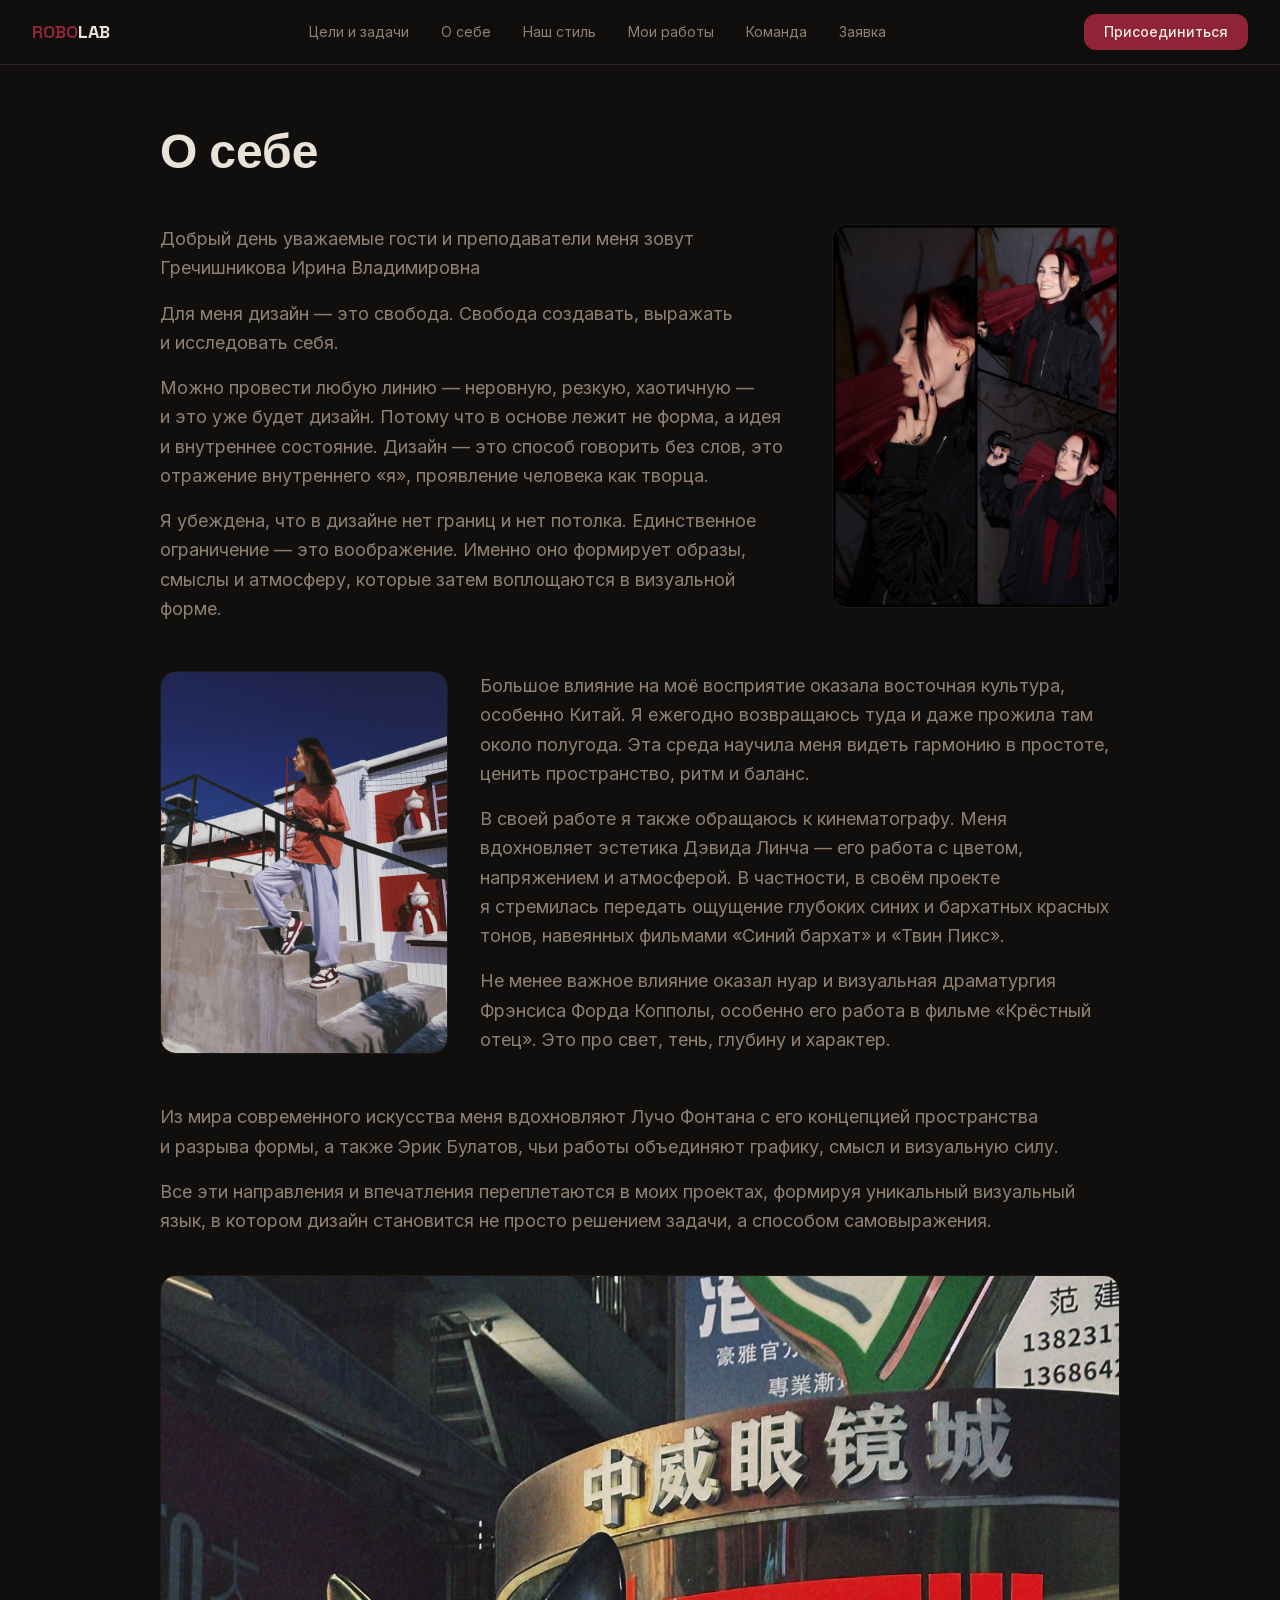
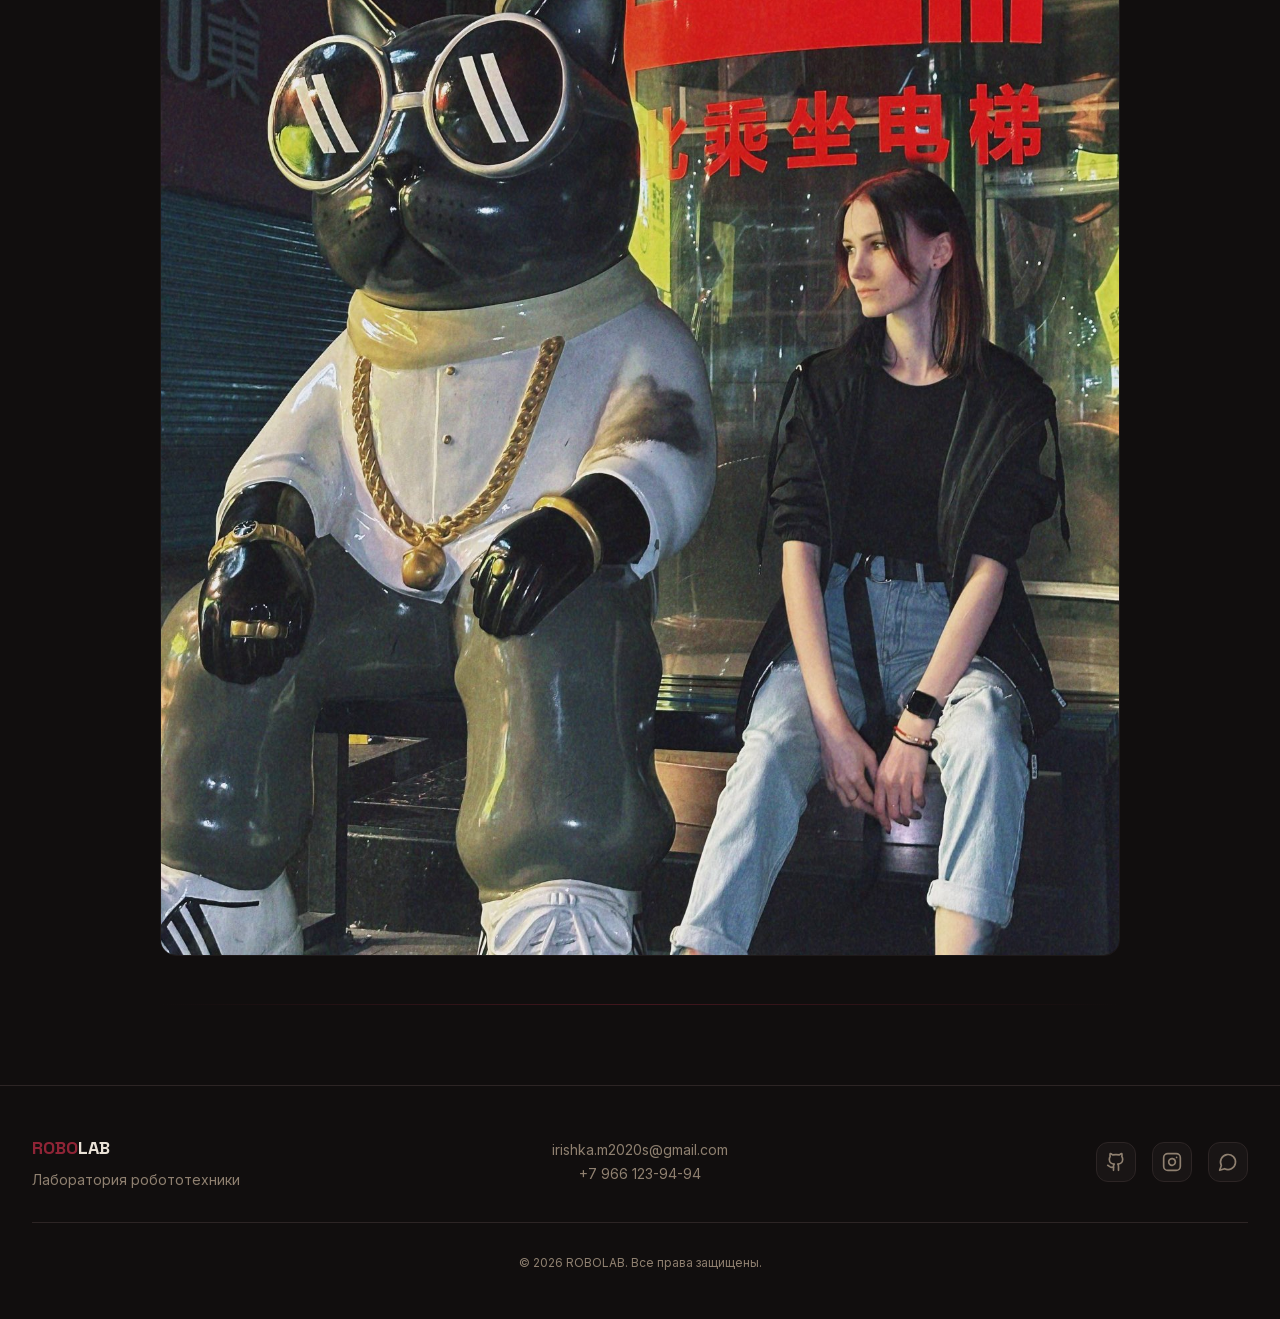
<file: about-me.html>
<!DOCTYPE html>
<html lang="ru"><head>
    <meta charset="UTF-8">
    <meta name="viewport" content="width=device-width, initial-scale=1.0">
    <!-- TODO: Set the document title to the name of your application -->
    <title>О себе — ROBOLAB</title>
    
    

    <!-- TODO: Update og:title to match your application name -->
    
    
    
    

    
    
    
    
  
  
  
  
  


<meta name="description" content="Разработка фирменного стиля лаборатории робототехники ROBOLAB — выпускная квалификационная работа">
<link rel="stylesheet" href="assets/site.css">
</head>

  <body>
    <div id="root"><div class="min-h-screen bg-background text-foreground"><nav class="fixed top-0 left-0 right-0 z-50 bg-background/80 backdrop-blur-xl border-b border-border"><div class="section-container flex items-center justify-between h-16"><a class="font-display text-lg font-bold text-foreground" href="index.html"><span class="text-primary">ROBO</span>LAB</a><div class="hidden md:flex items-center gap-8"><a class="text-sm text-muted-foreground hover:text-primary transition-colors" href="goals.html">Цели и задачи</a><a class="text-sm text-muted-foreground hover:text-primary transition-colors" href="about-me.html">О себе</a><a href="index.html#branding" class="text-sm text-muted-foreground hover:text-primary transition-colors">Наш стиль</a><a class="text-sm text-muted-foreground hover:text-primary transition-colors" href="works.html">Мои работы</a><a href="index.html#team" class="text-sm text-muted-foreground hover:text-primary transition-colors">Команда</a><a href="index.html#apply" class="text-sm text-muted-foreground hover:text-primary transition-colors">Заявка</a></div><a href="index.html#apply" class="hidden md:inline-flex px-5 py-2 rounded-lg bg-primary text-primary-foreground text-sm font-medium hover:bg-primary/90 transition-colors">Присоединиться</a><button class="md:hidden text-foreground"><svg xmlns="http://www.w3.org/2000/svg" width="24" height="24" viewBox="0 0 24 24" fill="none" stroke="currentColor" stroke-width="2" stroke-linecap="round" stroke-linejoin="round" class="lucide lucide-menu"><line x1="4" x2="20" y1="12" y2="12"></line><line x1="4" x2="20" y1="6" y2="6"></line><line x1="4" x2="20" y1="18" y2="18"></line></svg></button></div></nav><section class="pt-32 pb-20"><div class="section-container max-w-5xl mx-auto"><div class="mb-12"><h1 class="text-4xl sm:text-5xl font-bold font-display text-foreground mb-4">О себе</h1></div><div class="grid md:grid-cols-[1fr_auto] gap-8 items-start mb-12"><div class="text-lg text-muted-foreground leading-relaxed space-y-4"><p>Добрый день уважаемые гости и&nbsp;преподаватели меня зовут Гречишникова Ирина Владимировна</p><p>Для меня дизайн&nbsp;— это свобода. Свобода создавать, выражать и&nbsp;исследовать себя.</p><p>Можно провести любую линию&nbsp;— неровную, резкую, хаотичную&nbsp;— и&nbsp;это уже будет дизайн. Потому что в&nbsp;основе лежит не&nbsp;форма, а&nbsp;идея и&nbsp;внутреннее состояние. Дизайн&nbsp;— это способ говорить без слов, это отражение внутреннего «я», проявление человека как творца.</p><p>Я&nbsp;убеждена, что в&nbsp;дизайне нет границ и&nbsp;нет потолка. Единственное ограничение&nbsp;— это воображение. Именно оно формирует образы, смыслы и&nbsp;атмосферу, которые затем воплощаются в&nbsp;визуальной форме.</p></div><div class="rounded-2xl overflow-hidden border border-border/50 group w-full md:w-72 shrink-0"><img src="assets/about-photo-1-DCfQtT-E.jpg" alt="Фото 1" class="w-full h-auto block transition-transform duration-700 group-hover:scale-[1.03]"><div class="absolute inset-0 bg-gradient-to-t from-background/40 via-transparent to-transparent opacity-0 group-hover:opacity-100 transition-opacity duration-500"></div></div></div><div class="grid md:grid-cols-[auto_1fr] gap-8 items-start mb-12"><div class="rounded-2xl overflow-hidden border border-border/50 group w-full md:w-72 shrink-0 relative"><img src="assets/about-photo-2-DbPSevLB.jpg" alt="Фото 2" class="w-full h-auto block transition-transform duration-700 group-hover:scale-[1.03]"><div class="absolute inset-0 bg-gradient-to-t from-background/40 via-transparent to-transparent opacity-0 group-hover:opacity-100 transition-opacity duration-500"></div></div><div class="text-lg text-muted-foreground leading-relaxed space-y-4"><p>Большое влияние на&nbsp;моё восприятие оказала восточная культура, особенно Китай. Я&nbsp;ежегодно возвращаюсь туда и&nbsp;даже прожила там около полугода. Эта среда научила меня видеть гармонию в&nbsp;простоте, ценить пространство, ритм и&nbsp;баланс.</p><p>В&nbsp;своей работе я&nbsp;также обращаюсь к&nbsp;кинематографу. Меня вдохновляет эстетика Дэвида Линча&nbsp;— его работа с&nbsp;цветом, напряжением и&nbsp;атмосферой. В&nbsp;частности, в&nbsp;своём проекте я&nbsp;стремилась передать ощущение глубоких синих и&nbsp;бархатных красных тонов, навеянных фильмами «Синий бархат» и&nbsp;«Твин Пикс».</p><p>Не&nbsp;менее важное влияние оказал нуар и&nbsp;визуальная драматургия Фрэнсиса Форда Копполы, особенно его работа в&nbsp;фильме «Крёстный отец». Это про свет, тень, глубину и&nbsp;характер.</p></div></div><div class="text-lg text-muted-foreground leading-relaxed space-y-4 mb-10"><p>Из&nbsp;мира современного искусства меня вдохновляют Лучо Фонтана с&nbsp;его концепцией пространства и&nbsp;разрыва формы, а&nbsp;также Эрик Булатов, чьи работы объединяют графику, смысл и&nbsp;визуальную силу.</p><p>Все эти направления и&nbsp;впечатления переплетаются в&nbsp;моих проектах, формируя уникальный визуальный язык, в&nbsp;котором дизайн становится не&nbsp;просто решением задачи, а&nbsp;способом самовыражения.</p></div><div class="rounded-2xl overflow-hidden border border-border/50 group relative"><img src="assets/about-photo-3-Cxbe4459.jpg" alt="Фото 3" class="w-full h-auto block transition-transform duration-700 group-hover:scale-[1.03]"><div class="absolute inset-0 bg-gradient-to-t from-background/40 via-transparent to-transparent opacity-0 group-hover:opacity-100 transition-opacity duration-500"></div></div><div class="mt-12 h-px bg-gradient-to-r from-transparent via-primary/40 to-transparent origin-left"></div></div></section><footer class="py-12 border-t border-border"><div class="section-container"><div class="grid md:grid-cols-3 gap-8 items-center"><div><span class="font-display text-lg font-bold text-foreground"><span class="text-primary">ROBO</span>LAB</span><p class="mt-2 text-sm text-muted-foreground">Лаборатория робототехники</p></div><div class="text-center"><p class="text-sm text-muted-foreground">irishka.m2020s@gmail.com</p><p class="text-sm text-muted-foreground mt-1">+7 966 123-94-94</p></div><div class="flex gap-4 md:justify-end"><a href="#" target="_blank" rel="noopener noreferrer" class="w-10 h-10 rounded-xl bg-card border border-border flex items-center justify-center text-muted-foreground hover:text-primary hover:border-primary/30 transition-colors"><svg xmlns="http://www.w3.org/2000/svg" width="24" height="24" viewBox="0 0 24 24" fill="none" stroke="currentColor" stroke-width="2" stroke-linecap="round" stroke-linejoin="round" class="lucide lucide-github w-5 h-5"><path d="M15 22v-4a4.8 4.8 0 0 0-1-3.5c3 0 6-2 6-5.5.08-1.25-.27-2.48-1-3.5.28-1.15.28-2.35 0-3.5 0 0-1 0-3 1.5-2.64-.5-5.36-.5-8 0C6 2 5 2 5 2c-.3 1.15-.3 2.35 0 3.5A5.403 5.403 0 0 0 4 9c0 3.5 3 5.5 6 5.5-.39.49-.68 1.05-.85 1.65-.17.6-.22 1.23-.15 1.85v4"></path><path d="M9 18c-4.51 2-5-2-7-2"></path></svg></a><a href="https://www.instagram.com/irishka_xiaomo?igsh=MWZqN2dyN3Bpam82aw==" target="_blank" rel="noopener noreferrer" class="w-10 h-10 rounded-xl bg-card border border-border flex items-center justify-center text-muted-foreground hover:text-primary hover:border-primary/30 transition-colors"><svg xmlns="http://www.w3.org/2000/svg" width="24" height="24" viewBox="0 0 24 24" fill="none" stroke="currentColor" stroke-width="2" stroke-linecap="round" stroke-linejoin="round" class="lucide lucide-instagram w-5 h-5"><rect width="20" height="20" x="2" y="2" rx="5" ry="5"></rect><path d="M16 11.37A4 4 0 1 1 12.63 8 4 4 0 0 1 16 11.37z"></path><line x1="17.5" x2="17.51" y1="6.5" y2="6.5"></line></svg></a><a href="https://t.me/Veloving" target="_blank" rel="noopener noreferrer" class="w-10 h-10 rounded-xl bg-card border border-border flex items-center justify-center text-muted-foreground hover:text-primary hover:border-primary/30 transition-colors"><svg xmlns="http://www.w3.org/2000/svg" width="24" height="24" viewBox="0 0 24 24" fill="none" stroke="currentColor" stroke-width="2" stroke-linecap="round" stroke-linejoin="round" class="lucide lucide-message-circle w-5 h-5"><path d="M7.9 20A9 9 0 1 0 4 16.1L2 22Z"></path></svg></a></div></div><div class="mt-8 pt-8 border-t border-border text-center"><p class="text-xs text-muted-foreground">© 2026 ROBOLAB. Все права защищены.</p></div></div></footer></div></div>
  

	
	



<script src="assets/site.js"></script>
</body></html>
</file>
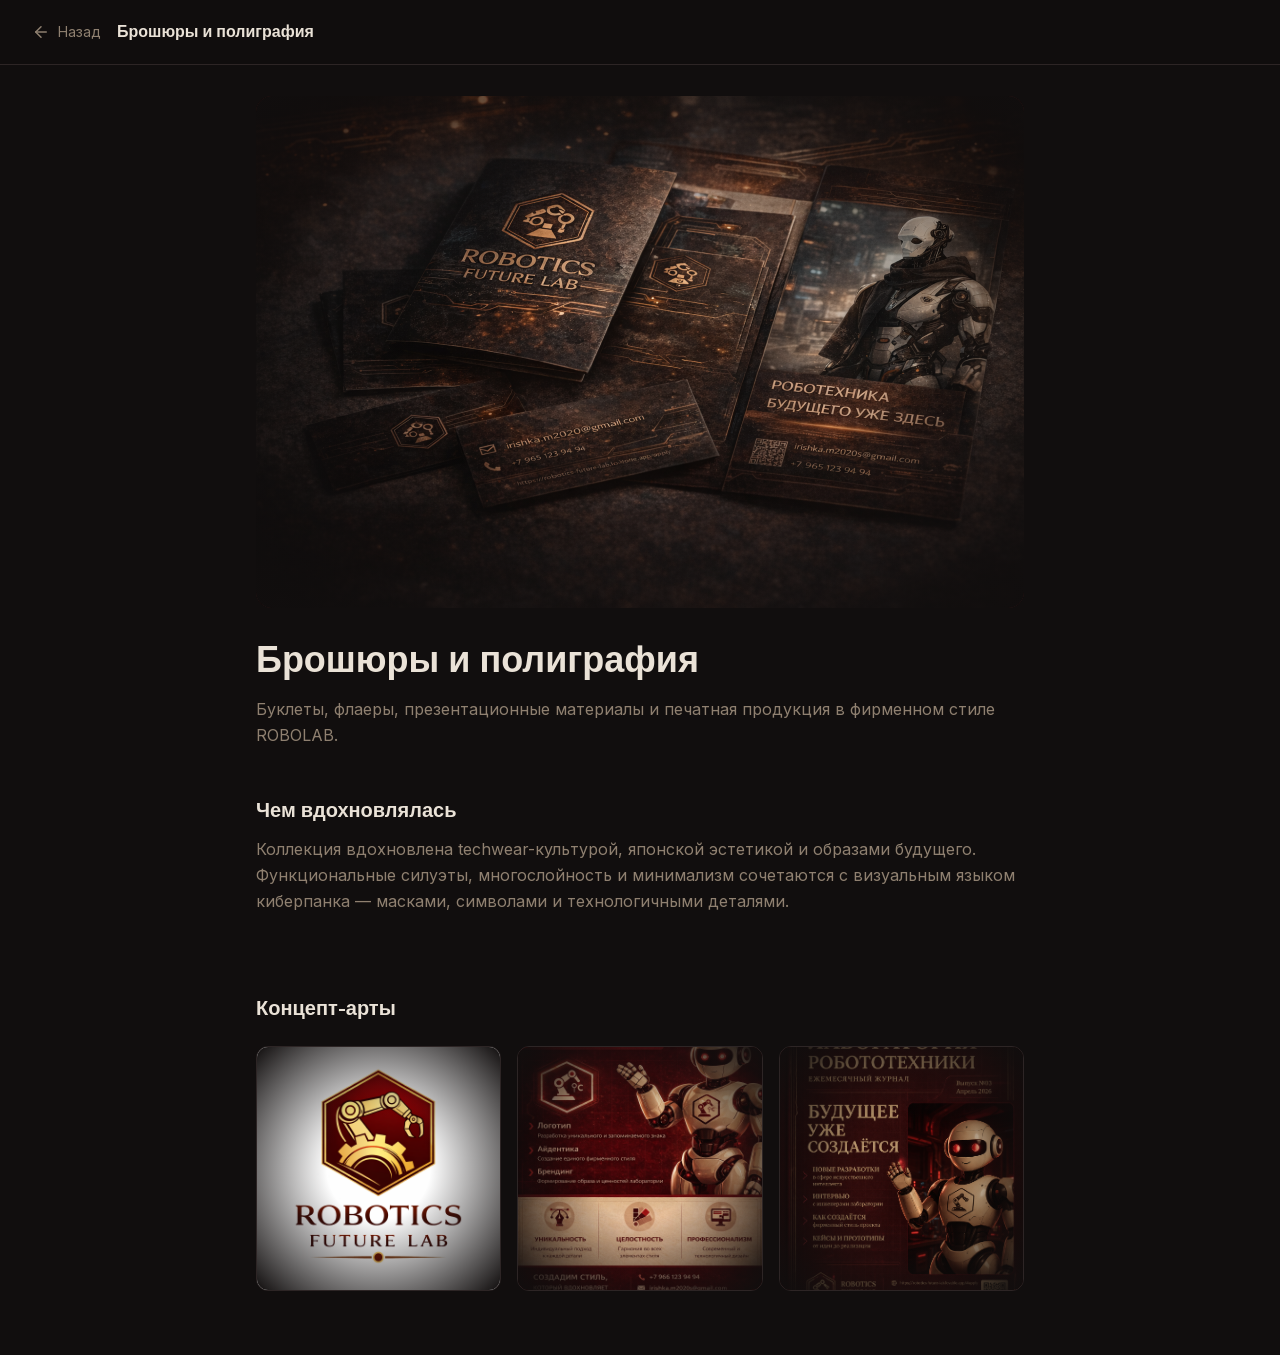
<file: branding-brochure.html>
<!DOCTYPE html>
<html lang="ru"><head>
    <meta charset="UTF-8">
    <meta name="viewport" content="width=device-width, initial-scale=1.0">
    <!-- TODO: Set the document title to the name of your application -->
    <title>Брошюры и полиграфия — ROBOLAB</title>
    
    

    <!-- TODO: Update og:title to match your application name -->
    
    
    
    

    
    
    
    
  
  
  
  
  


<meta name="description" content="Разработка фирменного стиля лаборатории робототехники ROBOLAB — выпускная квалификационная работа">
<link rel="stylesheet" href="assets/site.css">
</head>

  <body>
    <div id="root"><div class="min-h-screen bg-background"><div class="fixed top-0 left-0 right-0 z-50 bg-background/80 backdrop-blur-xl border-b border-border"><div class="section-container flex items-center h-16 gap-4"><a class="flex items-center gap-2 text-sm text-muted-foreground hover:text-primary transition-colors" href="index.html#branding"><svg xmlns="http://www.w3.org/2000/svg" width="18" height="18" viewBox="0 0 24 24" fill="none" stroke="currentColor" stroke-width="2" stroke-linecap="round" stroke-linejoin="round" class="lucide lucide-arrow-left"><path d="m12 19-7-7 7-7"></path><path d="M19 12H5"></path></svg>Назад</a><span class="text-foreground font-display font-semibold">Брошюры и полиграфия</span></div></div><div class="pt-24 pb-16 section-container"><div class="rounded-2xl overflow-hidden mb-8 max-w-3xl mx-auto relative"><div class="absolute inset-0 rounded-2xl shadow-[0_0_30px_8px_rgba(239,68,68,0.3)] pointer-events-none z-10"></div><img src="assets/branding-brochure-SgIyiU6O.jpg" alt="Брошюры и полиграфия" class="w-full object-contain bg-card"><div class="absolute inset-0 pointer-events-none z-[5] bg-[radial-gradient(ellipse_at_center,transparent_40%,hsl(var(--background))_100%)]"></div></div><div class="max-w-3xl mx-auto mb-12"><h1 class="text-3xl sm:text-4xl font-bold font-display text-foreground mb-4">Брошюры и полиграфия</h1><p class="text-muted-foreground leading-relaxed">Буклеты, флаеры, презентационные материалы и печатная продукция в фирменном стиле ROBOLAB.</p></div><div class="max-w-3xl mx-auto mb-14"><h2 class="text-xl font-display font-semibold text-foreground mb-3">Чем вдохновлялась</h2><p class="text-muted-foreground leading-relaxed mb-6">Коллекция вдохновлена techwear-культурой, японской эстетикой и&nbsp;образами будущего. Функциональные силуэты, многослойность и&nbsp;минимализм сочетаются с&nbsp;визуальным языком киберпанка — масками, символами и&nbsp;технологичными деталями.</p><div class="grid grid-cols-2 sm:grid-cols-3 gap-4"></div></div><div class="max-w-3xl mx-auto"><h2 class="text-xl font-display font-semibold text-foreground mb-6">Концепт-арты</h2><div class="grid grid-cols-2 sm:grid-cols-3 gap-4"><div class="relative aspect-square rounded-xl overflow-hidden border border-border cursor-pointer hover:border-primary/40 transition-colors group bg-card"><img src="assets/branding-logo-CWwQIYgI.png" alt="Концепт 1" class="w-full h-full object-cover group-hover:scale-105 transition-transform duration-300"><div class="absolute inset-0 pointer-events-none bg-[radial-gradient(ellipse_at_center,transparent_30%,hsl(var(--background))_100%)]"></div></div><div class="relative aspect-square rounded-xl overflow-hidden border border-border cursor-pointer hover:border-primary/40 transition-colors group bg-card"><img src="assets/branding-brochure-concept-1-tADpZFvh.png" alt="Концепт 2" class="w-full h-full object-cover group-hover:scale-105 transition-transform duration-300"><div class="absolute inset-0 pointer-events-none bg-[radial-gradient(ellipse_at_center,transparent_30%,hsl(var(--background))_100%)]"></div></div><div class="relative aspect-square rounded-xl overflow-hidden border border-border cursor-pointer hover:border-primary/40 transition-colors group bg-card"><img src="assets/branding-brochure-concept-2-DkiVi7Dp.png" alt="Концепт 3" class="w-full h-full object-cover group-hover:scale-105 transition-transform duration-300"><div class="absolute inset-0 pointer-events-none bg-[radial-gradient(ellipse_at_center,transparent_30%,hsl(var(--background))_100%)]"></div></div></div></div></div></div></div>
  

	
	



<script src="assets/site.js"></script>
</body></html>
</file>
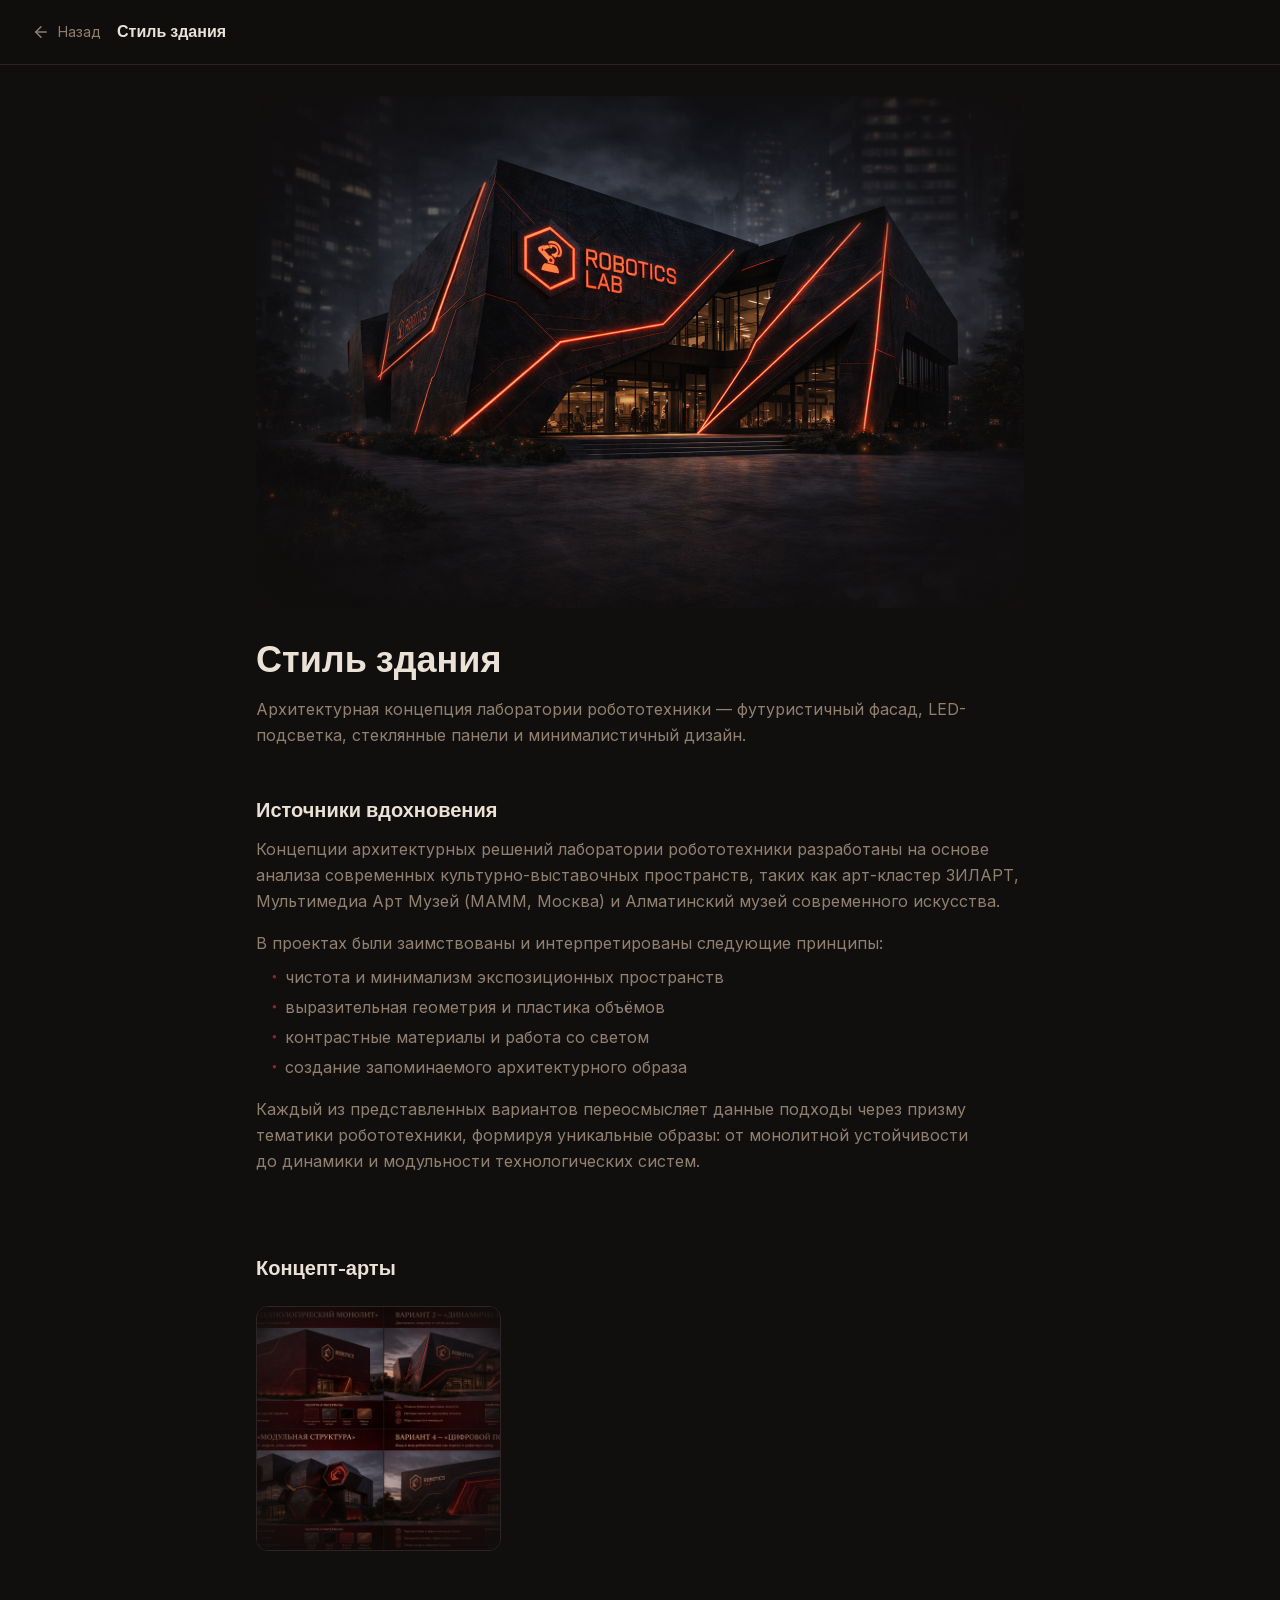
<file: branding-building.html>
<!DOCTYPE html>
<html lang="ru"><head>
    <meta charset="UTF-8">
    <meta name="viewport" content="width=device-width, initial-scale=1.0">
    <!-- TODO: Set the document title to the name of your application -->
    <title>Стиль здания — ROBOLAB</title>
    
    

    <!-- TODO: Update og:title to match your application name -->
    
    
    
    

    
    
    
    
  
  
  
  
  


<meta name="description" content="Разработка фирменного стиля лаборатории робототехники ROBOLAB — выпускная квалификационная работа">
<link rel="stylesheet" href="assets/site.css">
</head>

  <body>
    <div id="root"><div class="min-h-screen bg-background"><div class="fixed top-0 left-0 right-0 z-50 bg-background/80 backdrop-blur-xl border-b border-border"><div class="section-container flex items-center h-16 gap-4"><a class="flex items-center gap-2 text-sm text-muted-foreground hover:text-primary transition-colors" href="index.html#branding"><svg xmlns="http://www.w3.org/2000/svg" width="18" height="18" viewBox="0 0 24 24" fill="none" stroke="currentColor" stroke-width="2" stroke-linecap="round" stroke-linejoin="round" class="lucide lucide-arrow-left"><path d="m12 19-7-7 7-7"></path><path d="M19 12H5"></path></svg>Назад</a><span class="text-foreground font-display font-semibold">Стиль здания</span></div></div><div class="pt-24 pb-16 section-container"><div class="rounded-2xl overflow-hidden mb-8 max-w-3xl mx-auto relative"><div class="absolute inset-0 rounded-2xl shadow-[0_0_30px_8px_rgba(239,68,68,0.3)] pointer-events-none z-10"></div><img src="assets/branding-building-NImkzi-q.jpg" alt="Стиль здания" class="w-full object-contain bg-card"><div class="absolute inset-0 pointer-events-none z-[5] bg-[radial-gradient(ellipse_at_center,transparent_40%,hsl(var(--background))_100%)]"></div></div><div class="max-w-3xl mx-auto mb-12"><h1 class="text-3xl sm:text-4xl font-bold font-display text-foreground mb-4">Стиль здания</h1><p class="text-muted-foreground leading-relaxed">Архитектурная концепция лаборатории робототехники — футуристичный фасад, LED-подсветка, стеклянные панели и минималистичный дизайн.</p></div><div class="max-w-3xl mx-auto mb-14"><h2 class="text-xl font-display font-semibold text-foreground mb-3">Источники вдохновения</h2><p class="text-muted-foreground leading-relaxed mb-4">Концепции архитектурных решений лаборатории робототехники разработаны на&nbsp;основе анализа современных культурно-выставочных пространств, таких как арт-кластер ЗИЛАРТ, Мультимедиа Арт Музей (МАММ, Москва) и&nbsp;Алматинский музей современного искусства.</p><p class="text-muted-foreground leading-relaxed mb-2">В&nbsp;проектах были заимствованы и&nbsp;интерпретированы следующие принципы:</p><ul class="text-muted-foreground leading-relaxed mb-4 space-y-1 pl-4"><li class="flex items-start gap-2"><span class="text-primary mt-1.5 text-[8px]">●</span>чистота и&nbsp;минимализм экспозиционных пространств</li><li class="flex items-start gap-2"><span class="text-primary mt-1.5 text-[8px]">●</span>выразительная геометрия и&nbsp;пластика объёмов</li><li class="flex items-start gap-2"><span class="text-primary mt-1.5 text-[8px]">●</span>контрастные материалы и&nbsp;работа со&nbsp;светом</li><li class="flex items-start gap-2"><span class="text-primary mt-1.5 text-[8px]">●</span>создание запоминаемого архитектурного образа</li></ul><p class="text-muted-foreground leading-relaxed mb-6">Каждый из&nbsp;представленных вариантов переосмысляет данные подходы через призму тематики робототехники, формируя уникальные образы: от&nbsp;монолитной устойчивости до&nbsp;динамики и&nbsp;модульности технологических систем.</p><div class="grid grid-cols-2 sm:grid-cols-3 gap-4"></div></div><div class="max-w-3xl mx-auto"><h2 class="text-xl font-display font-semibold text-foreground mb-6">Концепт-арты</h2><div class="grid grid-cols-2 sm:grid-cols-3 gap-4"><div class="relative aspect-square rounded-xl overflow-hidden border border-border cursor-pointer hover:border-primary/40 transition-colors group bg-card"><img src="assets/branding-building-concept-1-B287MZVW.png" alt="Концепт 1" class="w-full h-full object-cover group-hover:scale-105 transition-transform duration-300"><div class="absolute inset-0 pointer-events-none bg-[radial-gradient(ellipse_at_center,transparent_30%,hsl(var(--background))_100%)]"></div></div></div></div></div></div></div>
  

	
	



<script src="assets/site.js"></script>
</body></html>
</file>
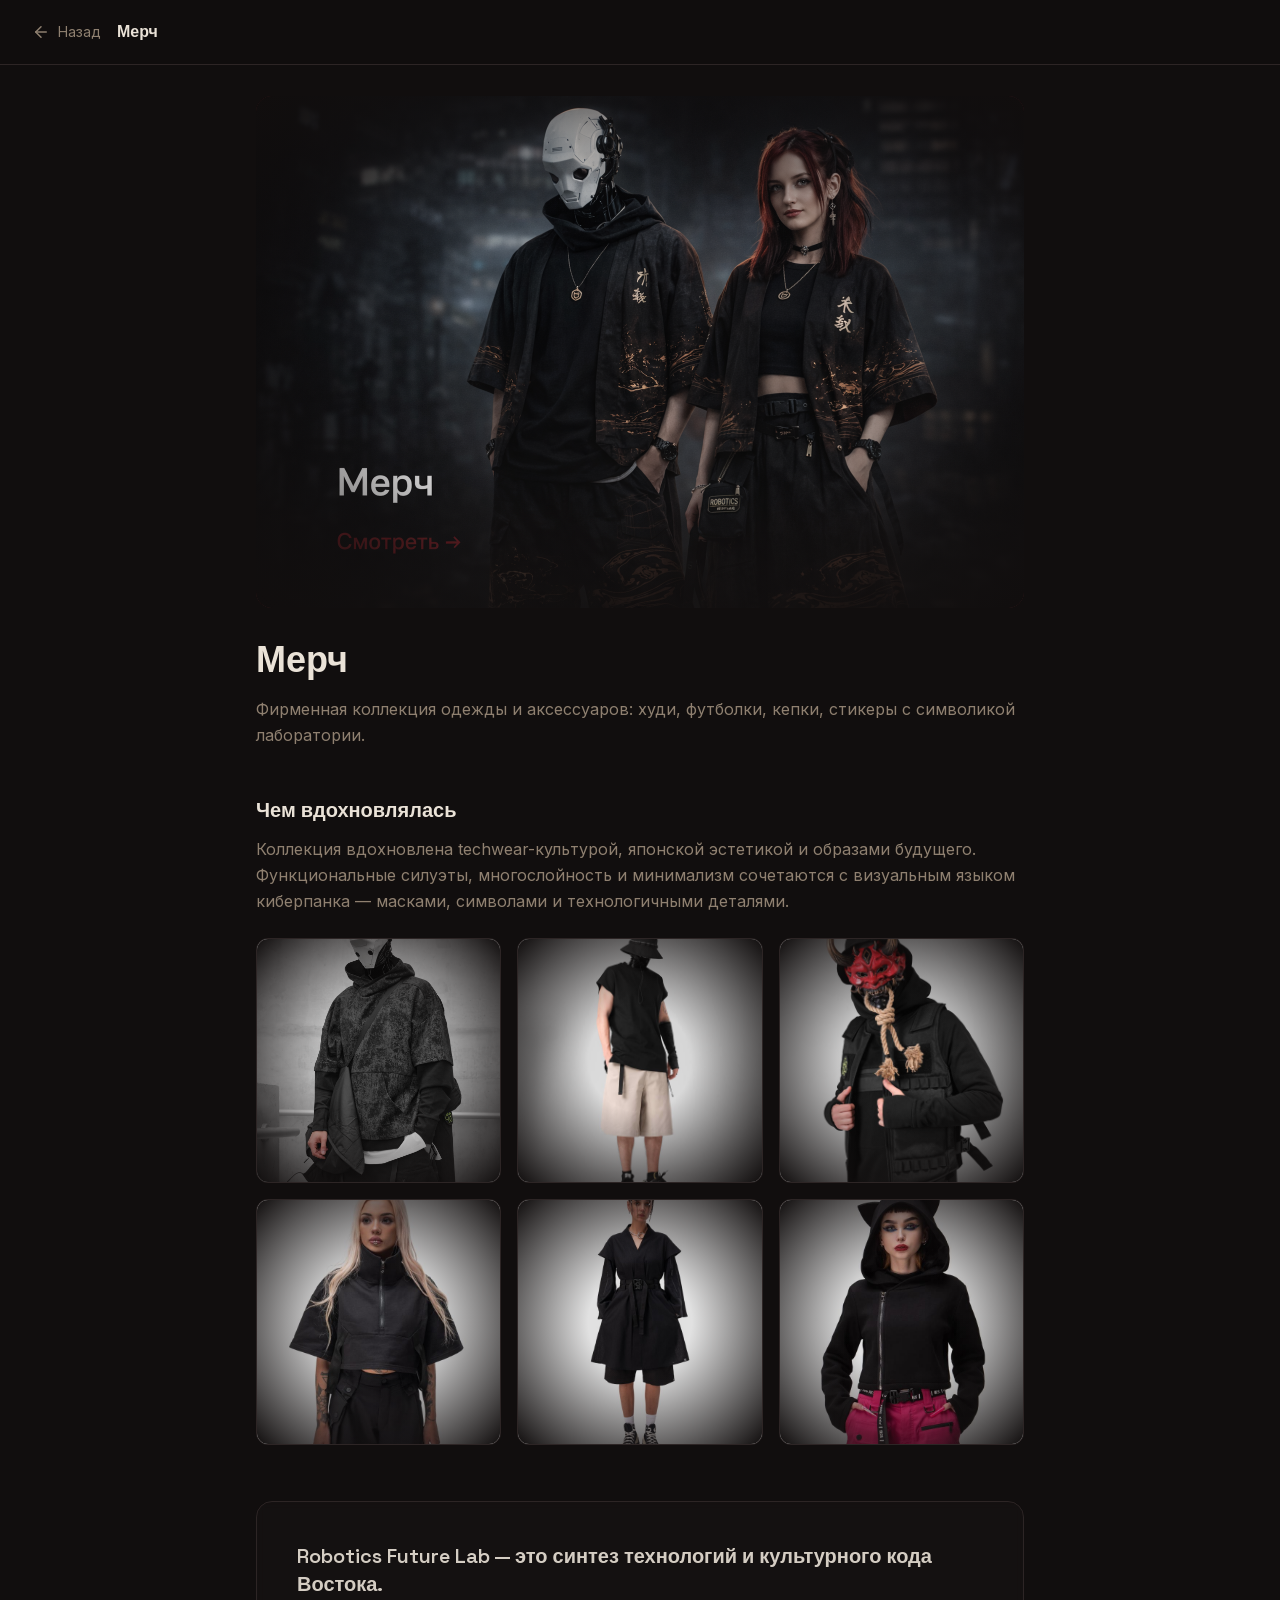
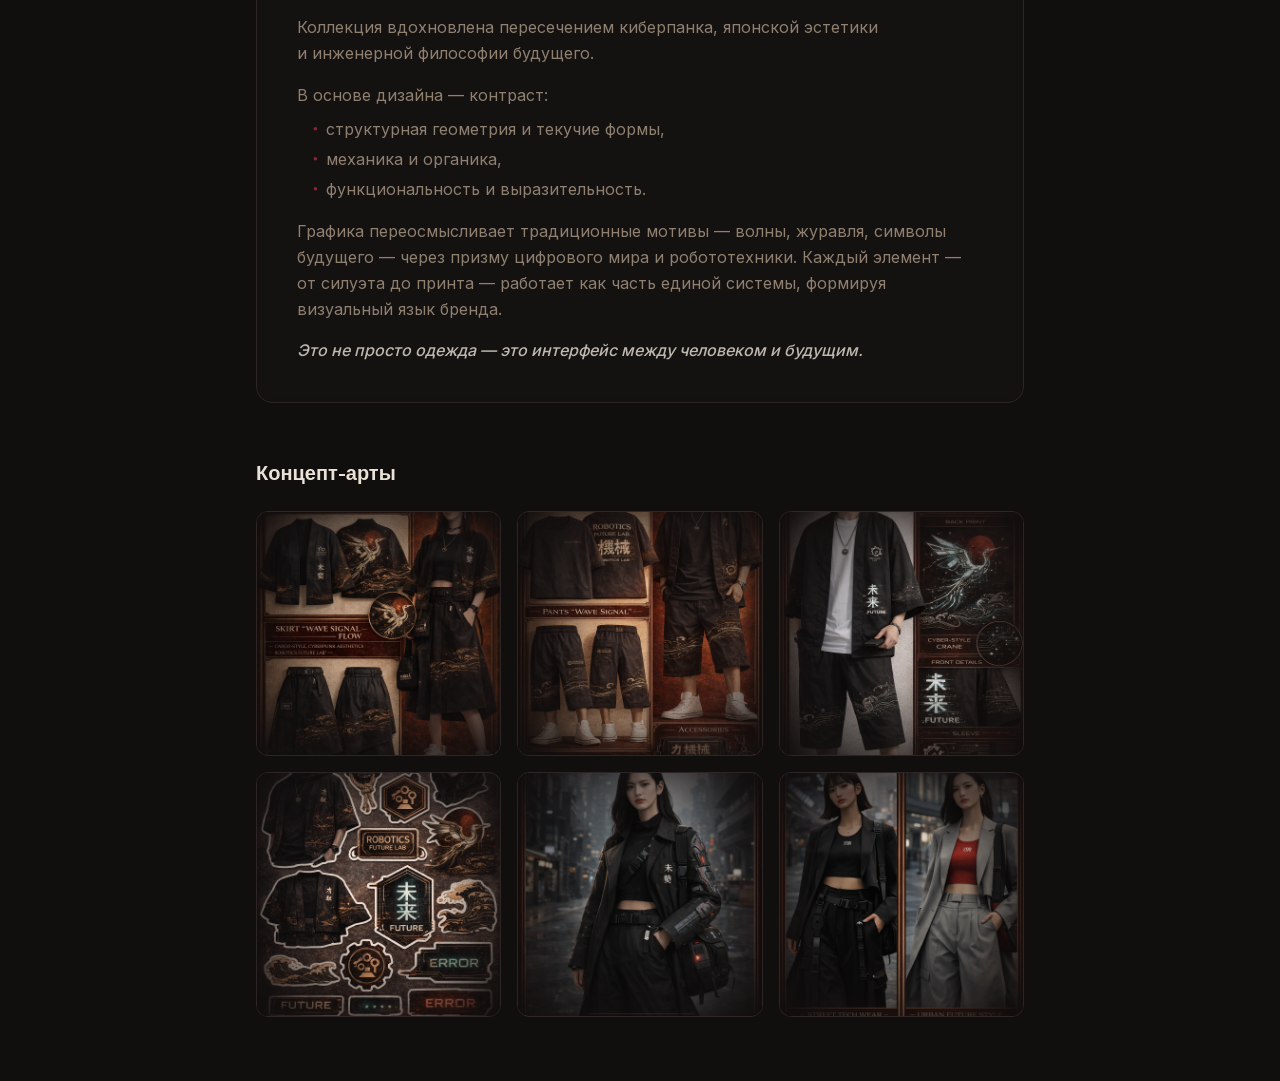
<file: branding-merch.html>
<!DOCTYPE html>
<html lang="ru"><head>
    <meta charset="UTF-8">
    <meta name="viewport" content="width=device-width, initial-scale=1.0">
    <!-- TODO: Set the document title to the name of your application -->
    <title>Мерч — ROBOLAB</title>
    
    

    <!-- TODO: Update og:title to match your application name -->
    
    
    
    

    
    
    
    
  
  
  
  
  


<meta name="description" content="Разработка фирменного стиля лаборатории робототехники ROBOLAB — выпускная квалификационная работа">
<link rel="stylesheet" href="assets/site.css">
</head>

  <body>
    <div id="root"><div class="min-h-screen bg-background"><div class="fixed top-0 left-0 right-0 z-50 bg-background/80 backdrop-blur-xl border-b border-border"><div class="section-container flex items-center h-16 gap-4"><a class="flex items-center gap-2 text-sm text-muted-foreground hover:text-primary transition-colors" href="index.html#branding"><svg xmlns="http://www.w3.org/2000/svg" width="18" height="18" viewBox="0 0 24 24" fill="none" stroke="currentColor" stroke-width="2" stroke-linecap="round" stroke-linejoin="round" class="lucide lucide-arrow-left"><path d="m12 19-7-7 7-7"></path><path d="M19 12H5"></path></svg>Назад</a><span class="text-foreground font-display font-semibold">Мерч</span></div></div><div class="pt-24 pb-16 section-container"><div class="rounded-2xl overflow-hidden mb-8 max-w-3xl mx-auto relative"><div class="absolute inset-0 rounded-2xl shadow-[0_0_30px_8px_rgba(239,68,68,0.3)] pointer-events-none z-10"></div><img src="assets/branding-merch-z3jBfsKu.jpg" alt="Мерч" class="w-full object-contain bg-card"><div class="absolute inset-0 pointer-events-none z-[5] bg-[radial-gradient(ellipse_at_center,transparent_40%,hsl(var(--background))_100%)]"></div></div><div class="max-w-3xl mx-auto mb-12"><h1 class="text-3xl sm:text-4xl font-bold font-display text-foreground mb-4">Мерч</h1><p class="text-muted-foreground leading-relaxed">Фирменная коллекция одежды и аксессуаров: худи, футболки, кепки, стикеры с символикой лаборатории.</p></div><div class="max-w-3xl mx-auto mb-14"><h2 class="text-xl font-display font-semibold text-foreground mb-3">Чем вдохновлялась</h2><p class="text-muted-foreground leading-relaxed mb-6">Коллекция вдохновлена techwear-культурой, японской эстетикой и&nbsp;образами будущего. Функциональные силуэты, многослойность и&nbsp;минимализм сочетаются с&nbsp;визуальным языком киберпанка — масками, символами и&nbsp;технологичными деталями.</p><div class="grid grid-cols-2 sm:grid-cols-3 gap-4"><div class="relative aspect-square rounded-xl overflow-hidden border border-border cursor-pointer hover:border-primary/40 transition-colors"><img src="assets/branding-inspo-1-DvYCDEPK.jpg" alt="Вдохновение 1" class="w-full h-full object-cover hover:scale-105 transition-transform duration-300"><div class="absolute inset-0 pointer-events-none bg-[radial-gradient(ellipse_at_center,transparent_30%,hsl(var(--background))_100%)]"></div></div><div class="relative aspect-square rounded-xl overflow-hidden border border-border cursor-pointer hover:border-primary/40 transition-colors"><img src="assets/branding-inspo-2-BhbrJL2S.jpg" alt="Вдохновение 2" class="w-full h-full object-cover hover:scale-105 transition-transform duration-300"><div class="absolute inset-0 pointer-events-none bg-[radial-gradient(ellipse_at_center,transparent_30%,hsl(var(--background))_100%)]"></div></div><div class="relative aspect-square rounded-xl overflow-hidden border border-border cursor-pointer hover:border-primary/40 transition-colors"><img src="assets/branding-inspo-3-BQOZ_OPA.jpg" alt="Вдохновение 3" class="w-full h-full object-cover hover:scale-105 transition-transform duration-300"><div class="absolute inset-0 pointer-events-none bg-[radial-gradient(ellipse_at_center,transparent_30%,hsl(var(--background))_100%)]"></div></div><div class="relative aspect-square rounded-xl overflow-hidden border border-border cursor-pointer hover:border-primary/40 transition-colors"><img src="assets/branding-inspo-4-cAB3X1uh.jpg" alt="Вдохновение 4" class="w-full h-full object-cover hover:scale-105 transition-transform duration-300"><div class="absolute inset-0 pointer-events-none bg-[radial-gradient(ellipse_at_center,transparent_30%,hsl(var(--background))_100%)]"></div></div><div class="relative aspect-square rounded-xl overflow-hidden border border-border cursor-pointer hover:border-primary/40 transition-colors"><img src="assets/branding-inspo-5-DNR_hF3u.jpg" alt="Вдохновение 5" class="w-full h-full object-cover hover:scale-105 transition-transform duration-300"><div class="absolute inset-0 pointer-events-none bg-[radial-gradient(ellipse_at_center,transparent_30%,hsl(var(--background))_100%)]"></div></div><div class="relative aspect-square rounded-xl overflow-hidden border border-border cursor-pointer hover:border-primary/40 transition-colors"><img src="assets/branding-inspo-6-B-_17P9d.jpg" alt="Вдохновение 6" class="w-full h-full object-cover hover:scale-105 transition-transform duration-300"><div class="absolute inset-0 pointer-events-none bg-[radial-gradient(ellipse_at_center,transparent_30%,hsl(var(--background))_100%)]"></div></div></div></div><div class="max-w-3xl mx-auto mb-14 rounded-2xl border border-border bg-card/50 backdrop-blur-sm p-8 sm:p-10"><p class="text-foreground/90 font-display text-lg sm:text-xl font-semibold mb-4 leading-snug">Robotics Future Lab — это синтез технологий и&nbsp;культурного кода Востока.</p><p class="text-muted-foreground leading-relaxed mb-4">Коллекция вдохновлена пересечением киберпанка, японской эстетики и&nbsp;инженерной философии будущего.</p><p class="text-muted-foreground leading-relaxed mb-2">В&nbsp;основе дизайна — контраст:</p><ul class="text-muted-foreground leading-relaxed mb-4 space-y-1 pl-4"><li class="flex items-start gap-2"><span class="text-primary mt-1.5 text-[8px]">●</span>структурная геометрия и&nbsp;текучие формы,</li><li class="flex items-start gap-2"><span class="text-primary mt-1.5 text-[8px]">●</span>механика и&nbsp;органика,</li><li class="flex items-start gap-2"><span class="text-primary mt-1.5 text-[8px]">●</span>функциональность и&nbsp;выразительность.</li></ul><p class="text-muted-foreground leading-relaxed mb-4">Графика переосмысливает традиционные мотивы — волны, журавля, символы будущего — через призму цифрового мира и&nbsp;робототехники. Каждый элемент — от&nbsp;силуэта до&nbsp;принта — работает как часть единой системы, формируя визуальный язык бренда.</p><p class="text-foreground/80 italic font-medium">Это не&nbsp;просто одежда — это интерфейс между человеком и&nbsp;будущим.</p></div><div class="max-w-3xl mx-auto"><h2 class="text-xl font-display font-semibold text-foreground mb-6">Концепт-арты</h2><div class="grid grid-cols-2 sm:grid-cols-3 gap-4"><div class="relative aspect-square rounded-xl overflow-hidden border border-border cursor-pointer hover:border-primary/40 transition-colors group bg-card"><img src="assets/branding-merch-concept-1-BtCGxNZ1.png" alt="Концепт 1" class="w-full h-full object-cover group-hover:scale-105 transition-transform duration-300"><div class="absolute inset-0 pointer-events-none bg-[radial-gradient(ellipse_at_center,transparent_30%,hsl(var(--background))_100%)]"></div></div><div class="relative aspect-square rounded-xl overflow-hidden border border-border cursor-pointer hover:border-primary/40 transition-colors group bg-card"><img src="assets/branding-merch-concept-2-C_0Guw4w.png" alt="Концепт 2" class="w-full h-full object-cover group-hover:scale-105 transition-transform duration-300"><div class="absolute inset-0 pointer-events-none bg-[radial-gradient(ellipse_at_center,transparent_30%,hsl(var(--background))_100%)]"></div></div><div class="relative aspect-square rounded-xl overflow-hidden border border-border cursor-pointer hover:border-primary/40 transition-colors group bg-card"><img src="assets/branding-merch-concept-3-BshSmK59.png" alt="Концепт 3" class="w-full h-full object-cover group-hover:scale-105 transition-transform duration-300"><div class="absolute inset-0 pointer-events-none bg-[radial-gradient(ellipse_at_center,transparent_30%,hsl(var(--background))_100%)]"></div></div><div class="relative aspect-square rounded-xl overflow-hidden border border-border cursor-pointer hover:border-primary/40 transition-colors group bg-card"><img src="assets/branding-merch-concept-5-Dgwz6in5.png" alt="Концепт 4" class="w-full h-full object-cover group-hover:scale-105 transition-transform duration-300"><div class="absolute inset-0 pointer-events-none bg-[radial-gradient(ellipse_at_center,transparent_30%,hsl(var(--background))_100%)]"></div></div><div class="relative aspect-square rounded-xl overflow-hidden border border-border cursor-pointer hover:border-primary/40 transition-colors group bg-card"><img src="assets/branding-merch-concept-6-DQinyGL-.png" alt="Концепт 5" class="w-full h-full object-cover group-hover:scale-105 transition-transform duration-300"><div class="absolute inset-0 pointer-events-none bg-[radial-gradient(ellipse_at_center,transparent_30%,hsl(var(--background))_100%)]"></div></div><div class="relative aspect-square rounded-xl overflow-hidden border border-border cursor-pointer hover:border-primary/40 transition-colors group bg-card"><img src="assets/branding-merch-concept-7-Dqe1HRID.png" alt="Концепт 6" class="w-full h-full object-cover group-hover:scale-105 transition-transform duration-300"><div class="absolute inset-0 pointer-events-none bg-[radial-gradient(ellipse_at_center,transparent_30%,hsl(var(--background))_100%)]"></div></div></div></div></div></div></div>
  

	
	



<script src="assets/site.js"></script>
</body></html>
</file>
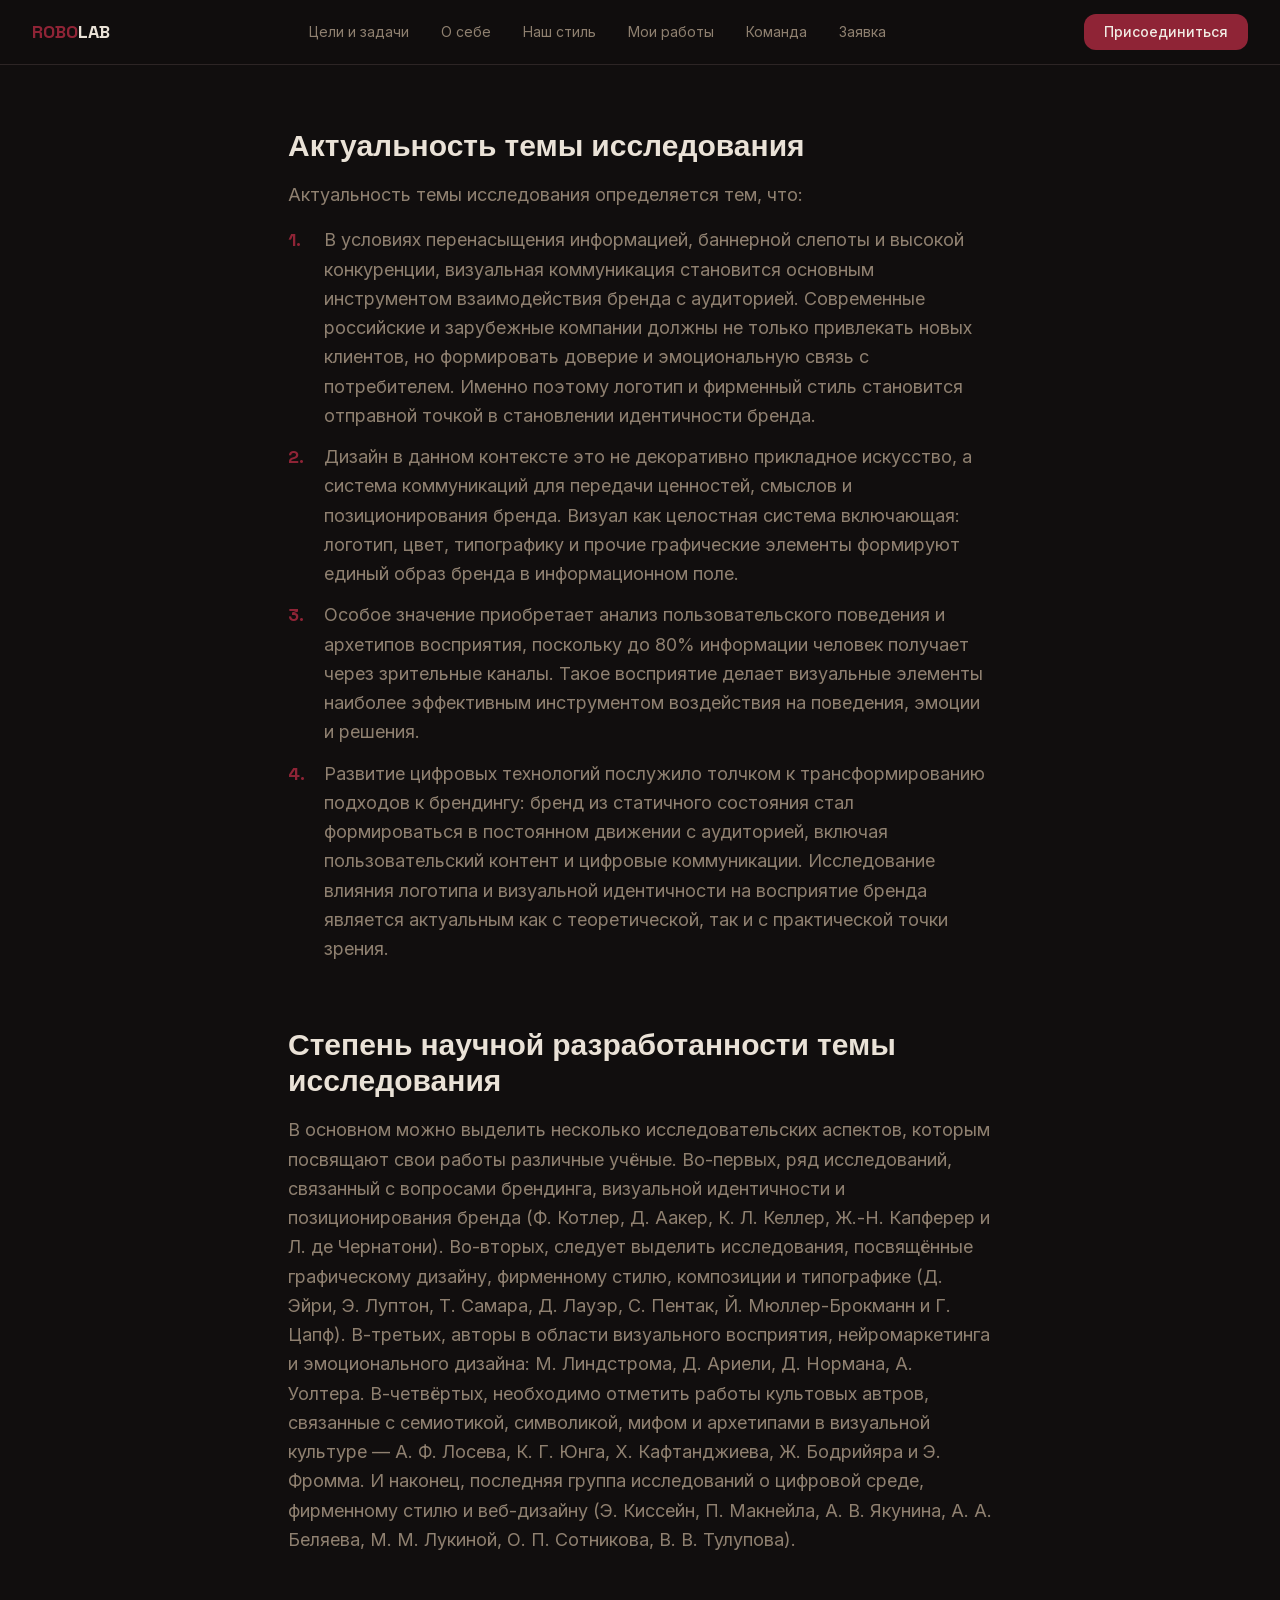
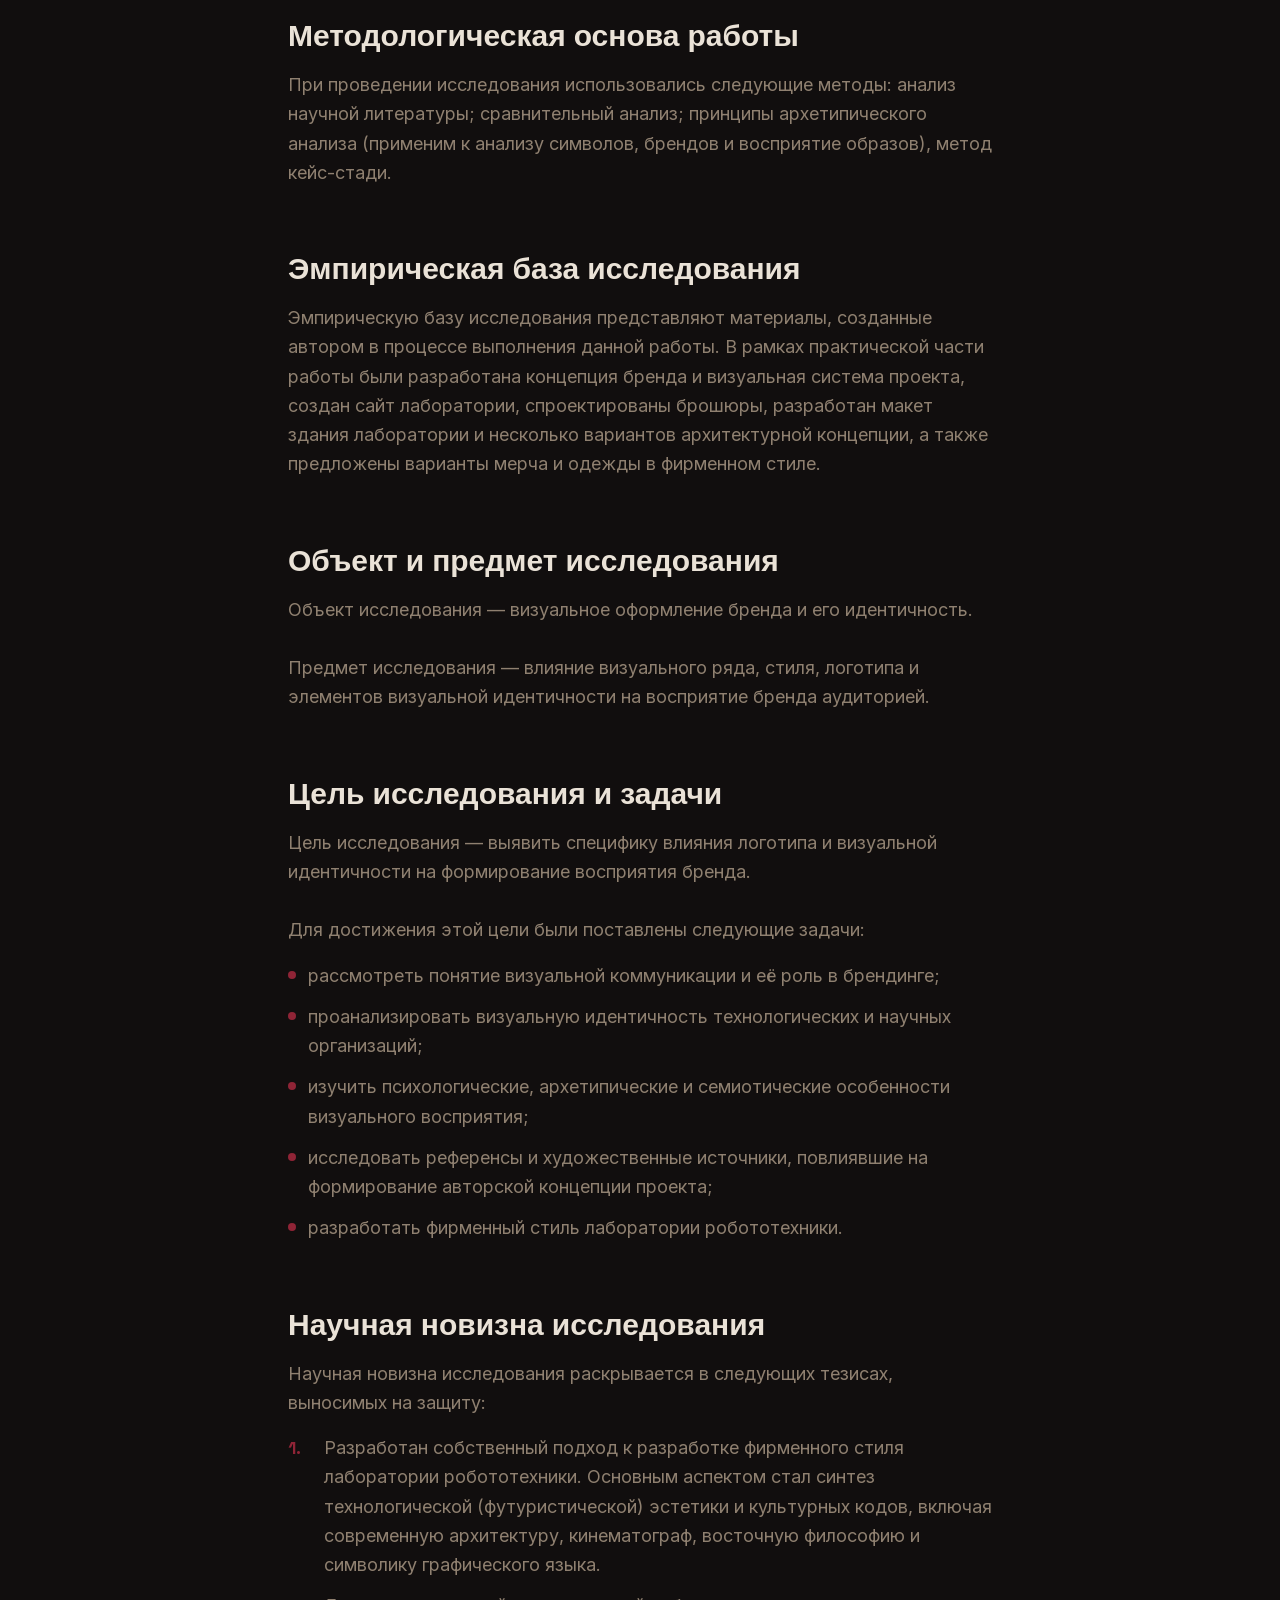
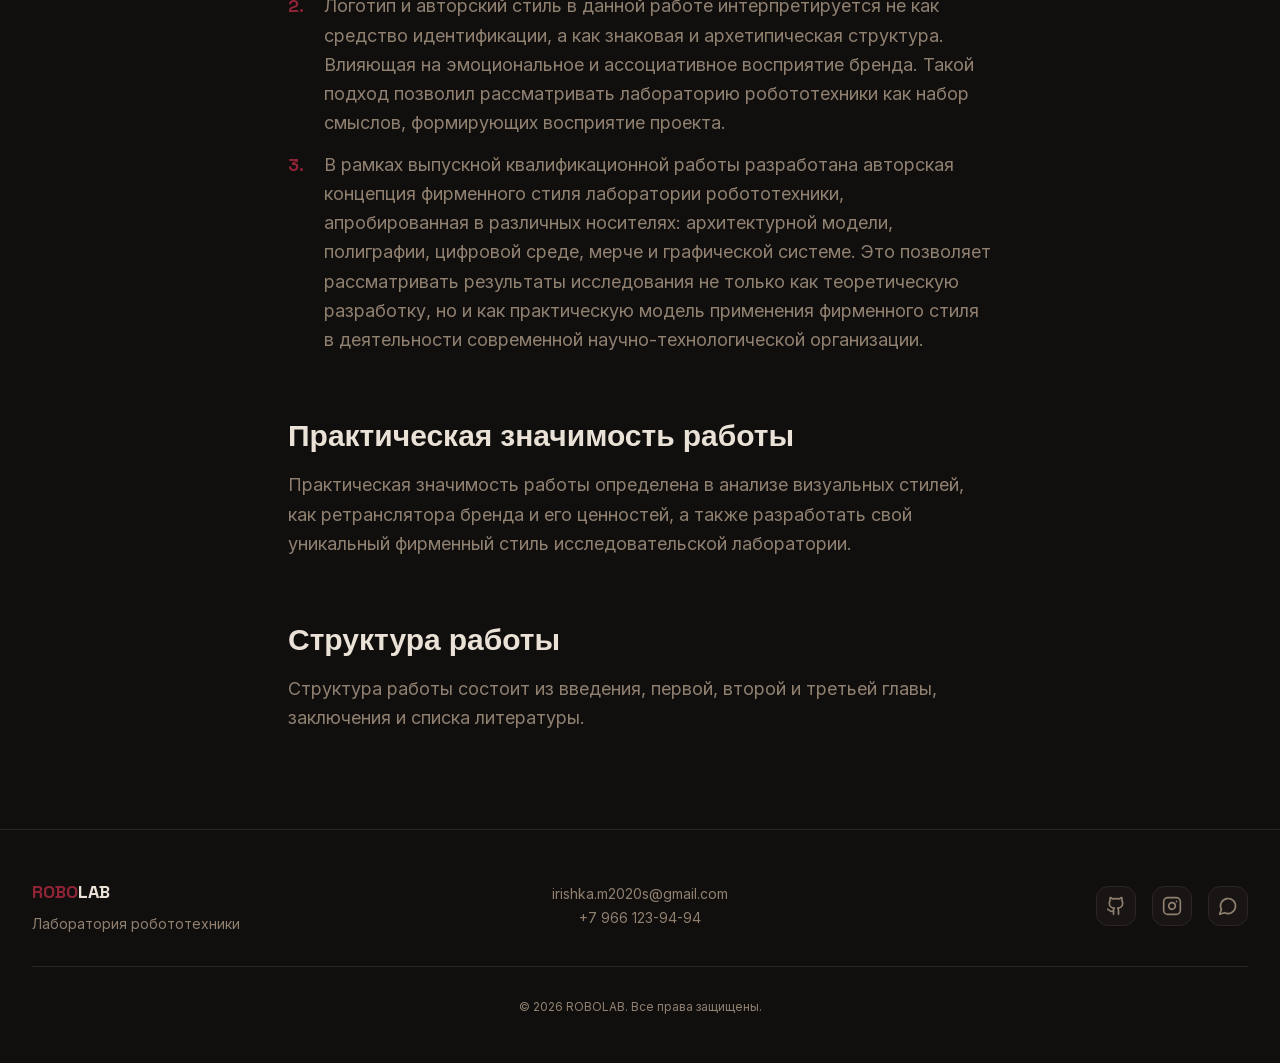
<file: goals.html>
<!DOCTYPE html>
<html lang="ru"><head>
    <meta charset="UTF-8">
    <meta name="viewport" content="width=device-width, initial-scale=1.0">
    <!-- TODO: Set the document title to the name of your application -->
    <title>Цели и задачи — ROBOLAB</title>
    
    

    <!-- TODO: Update og:title to match your application name -->
    
    
    
    

    
    
    
    
  
  
  
  
  


<meta name="description" content="Разработка фирменного стиля лаборатории робототехники ROBOLAB — выпускная квалификационная работа">
<link rel="stylesheet" href="assets/site.css">
</head>

  <body>
    <div id="root"><div class="min-h-screen bg-background text-foreground"><nav class="fixed top-0 left-0 right-0 z-50 bg-background/80 backdrop-blur-xl border-b border-border"><div class="section-container flex items-center justify-between h-16"><a class="font-display text-lg font-bold text-foreground" href="index.html"><span class="text-primary">ROBO</span>LAB</a><div class="hidden md:flex items-center gap-8"><a class="text-sm text-muted-foreground hover:text-primary transition-colors" href="goals.html">Цели и задачи</a><a class="text-sm text-muted-foreground hover:text-primary transition-colors" href="about-me.html">О себе</a><a href="index.html#branding" class="text-sm text-muted-foreground hover:text-primary transition-colors">Наш стиль</a><a class="text-sm text-muted-foreground hover:text-primary transition-colors" href="works.html">Мои работы</a><a href="index.html#team" class="text-sm text-muted-foreground hover:text-primary transition-colors">Команда</a><a href="index.html#apply" class="text-sm text-muted-foreground hover:text-primary transition-colors">Заявка</a></div><a href="index.html#apply" class="hidden md:inline-flex px-5 py-2 rounded-lg bg-primary text-primary-foreground text-sm font-medium hover:bg-primary/90 transition-colors">Присоединиться</a><button class="md:hidden text-foreground"><svg xmlns="http://www.w3.org/2000/svg" width="24" height="24" viewBox="0 0 24 24" fill="none" stroke="currentColor" stroke-width="2" stroke-linecap="round" stroke-linejoin="round" class="lucide lucide-menu"><line x1="4" x2="20" y1="12" y2="12"></line><line x1="4" x2="20" y1="6" y2="6"></line><line x1="4" x2="20" y1="18" y2="18"></line></svg></button></div></nav><section class="pt-32 pb-20"><div class="section-container max-w-3xl mx-auto space-y-16"><div><h2 class="text-2xl sm:text-3xl font-bold font-display text-foreground mb-4">Актуальность темы исследования</h2><p class="text-muted-foreground text-lg leading-relaxed whitespace-pre-line mb-4">Актуальность темы исследования определяется тем, что:</p><ul class="space-y-3"><li class="flex items-start gap-3"><span class="flex-shrink-0 font-display font-bold text-primary text-lg leading-relaxed min-w-[1.5rem]">1.</span><span class="text-muted-foreground text-lg leading-relaxed">В условиях перенасыщения информацией, баннерной слепоты и высокой конкуренции, визуальная коммуникация становится основным инструментом взаимодействия бренда с аудиторией. Современные российские и зарубежные компании должны не только привлекать новых клиентов, но формировать доверие и эмоциональную связь с потребителем. Именно поэтому логотип и фирменный стиль становится отправной точкой в становлении идентичности бренда.</span></li><li class="flex items-start gap-3"><span class="flex-shrink-0 font-display font-bold text-primary text-lg leading-relaxed min-w-[1.5rem]">2.</span><span class="text-muted-foreground text-lg leading-relaxed">Дизайн в данном контексте это не декоративно прикладное искусство, а система коммуникаций для передачи ценностей, смыслов и позиционирования бренда. Визуал как целостная система включающая: логотип, цвет, типографику и прочие графические элементы формируют единый образ бренда в информационном поле.</span></li><li class="flex items-start gap-3"><span class="flex-shrink-0 font-display font-bold text-primary text-lg leading-relaxed min-w-[1.5rem]">3.</span><span class="text-muted-foreground text-lg leading-relaxed">Особое значение приобретает анализ пользовательского поведения и архетипов восприятия, поскольку до 80% информации человек получает через зрительные каналы. Такое восприятие делает визуальные элементы наиболее эффективным инструментом воздействия на поведения, эмоции и решения.</span></li><li class="flex items-start gap-3"><span class="flex-shrink-0 font-display font-bold text-primary text-lg leading-relaxed min-w-[1.5rem]">4.</span><span class="text-muted-foreground text-lg leading-relaxed">Развитие цифровых технологий послужило толчком к трансформированию подходов к брендингу: бренд из статичного состояния стал формироваться в постоянном движении с аудиторией, включая пользовательский контент и цифровые коммуникации. Исследование влияния логотипа и визуальной идентичности на восприятие бренда является актуальным как с теоретической, так и с практической точки зрения.</span></li></ul></div><div><h2 class="text-2xl sm:text-3xl font-bold font-display text-foreground mb-4">Степень научной разработанности темы исследования</h2><p class="text-muted-foreground text-lg leading-relaxed whitespace-pre-line mb-4">В основном можно выделить несколько исследовательских аспектов, которым посвящают свои работы различные учёные. Во-первых, ряд исследований, связанный с вопросами брендинга, визуальной идентичности и позиционирования бренда (Ф. Котлер, Д. Аакер, К. Л. Келлер, Ж.-Н. Капферер и Л. де Чернатони). Во-вторых, следует выделить исследования, посвящённые графическому дизайну, фирменному стилю, композиции и типографике (Д. Эйри, Э. Луптон, Т. Самара, Д. Лауэр, С. Пентак, Й. Мюллер-Брокманн и Г. Цапф). В-третьих, авторы в области визуального восприятия, нейромаркетинга и эмоционального дизайна: М. Линдстрома, Д. Ариели, Д. Нормана, А. Уолтера. В-четвёртых, необходимо отметить работы культовых автров, связанные с семиотикой, символикой, мифом и архетипами в визуальной культуре — А. Ф. Лосева, К. Г. Юнга, Х. Кафтанджиева, Ж. Бодрийяра и Э. Фромма. И наконец, последняя группа исследований о цифровой среде, фирменному стилю и веб-дизайну (Э. Киссейн, П. Макнейла, А. В. Якунина, А. А. Беляева, М. М. Лукиной, О. П. Сотникова, В. В. Тулупова).</p></div><div><h2 class="text-2xl sm:text-3xl font-bold font-display text-foreground mb-4">Методологическая основа работы</h2><p class="text-muted-foreground text-lg leading-relaxed whitespace-pre-line mb-4">При проведении исследования использовались следующие методы: анализ научной литературы; сравнительный анализ; принципы архетипического анализа (применим к анализу символов, брендов и восприятие образов), метод кейс-стади.</p></div><div><h2 class="text-2xl sm:text-3xl font-bold font-display text-foreground mb-4">Эмпирическая база исследования</h2><p class="text-muted-foreground text-lg leading-relaxed whitespace-pre-line mb-4">Эмпирическую базу исследования представляют материалы, созданные автором в процессе выполнения данной работы. В рамках практической части работы были разработана концепция бренда и визуальная система проекта, создан сайт лаборатории, спроектированы брошюры, разработан макет здания лаборатории и несколько вариантов архитектурной концепции, а также предложены варианты мерча и одежды в фирменном стиле.</p></div><div><h2 class="text-2xl sm:text-3xl font-bold font-display text-foreground mb-4">Объект и предмет исследования</h2><p class="text-muted-foreground text-lg leading-relaxed whitespace-pre-line mb-4">Объект исследования — визуальное оформление бренда и его идентичность.

Предмет исследования — влияние визуального ряда, стиля, логотипа и элементов визуальной идентичности на восприятие бренда аудиторией.</p></div><div><h2 class="text-2xl sm:text-3xl font-bold font-display text-foreground mb-4">Цель исследования и задачи</h2><p class="text-muted-foreground text-lg leading-relaxed whitespace-pre-line mb-4">Цель исследования — выявить специфику влияния логотипа и визуальной идентичности на формирование восприятия бренда.

Для достижения этой цели были поставлены следующие задачи:</p><ul class="space-y-3"><li class="flex items-start gap-3"><span class="flex-shrink-0 w-2 h-2 mt-2.5 rounded-full bg-primary"></span><span class="text-muted-foreground text-lg leading-relaxed">рассмотреть понятие визуальной коммуникации и её роль в брендинге;</span></li><li class="flex items-start gap-3"><span class="flex-shrink-0 w-2 h-2 mt-2.5 rounded-full bg-primary"></span><span class="text-muted-foreground text-lg leading-relaxed">проанализировать визуальную идентичность технологических и научных организаций;</span></li><li class="flex items-start gap-3"><span class="flex-shrink-0 w-2 h-2 mt-2.5 rounded-full bg-primary"></span><span class="text-muted-foreground text-lg leading-relaxed">изучить психологические, архетипические и семиотические особенности визуального восприятия;</span></li><li class="flex items-start gap-3"><span class="flex-shrink-0 w-2 h-2 mt-2.5 rounded-full bg-primary"></span><span class="text-muted-foreground text-lg leading-relaxed">исследовать референсы и художественные источники, повлиявшие на формирование авторской концепции проекта;</span></li><li class="flex items-start gap-3"><span class="flex-shrink-0 w-2 h-2 mt-2.5 rounded-full bg-primary"></span><span class="text-muted-foreground text-lg leading-relaxed">разработать фирменный стиль лаборатории робототехники.</span></li></ul></div><div><h2 class="text-2xl sm:text-3xl font-bold font-display text-foreground mb-4">Научная новизна исследования</h2><p class="text-muted-foreground text-lg leading-relaxed whitespace-pre-line mb-4">Научная новизна исследования раскрывается в следующих тезисах, выносимых на защиту:</p><ul class="space-y-3"><li class="flex items-start gap-3"><span class="flex-shrink-0 font-display font-bold text-primary text-lg leading-relaxed min-w-[1.5rem]">1.</span><span class="text-muted-foreground text-lg leading-relaxed">Разработан собственный подход к разработке фирменного стиля лаборатории робототехники. Основным аспектом стал синтез технологической (футуристической) эстетики и культурных кодов, включая современную архитектуру, кинематограф, восточную философию и символику графического языка.</span></li><li class="flex items-start gap-3"><span class="flex-shrink-0 font-display font-bold text-primary text-lg leading-relaxed min-w-[1.5rem]">2.</span><span class="text-muted-foreground text-lg leading-relaxed">Логотип и авторский стиль в данной работе интерпретируется не как средство идентификации, а как знаковая и архетипическая структура. Влияющая на эмоциональное и ассоциативное восприятие бренда. Такой подход позволил рассматривать лабораторию робототехники как набор смыслов, формирующих восприятие проекта.</span></li><li class="flex items-start gap-3"><span class="flex-shrink-0 font-display font-bold text-primary text-lg leading-relaxed min-w-[1.5rem]">3.</span><span class="text-muted-foreground text-lg leading-relaxed">В рамках выпускной квалификационной работы разработана авторская концепция фирменного стиля лаборатории робототехники, апробированная в различных носителях: архитектурной модели, полиграфии, цифровой среде, мерче и графической системе. Это позволяет рассматривать результаты исследования не только как теоретическую разработку, но и как практическую модель применения фирменного стиля в деятельности современной научно-технологической организации.</span></li></ul></div><div><h2 class="text-2xl sm:text-3xl font-bold font-display text-foreground mb-4">Практическая значимость работы</h2><p class="text-muted-foreground text-lg leading-relaxed whitespace-pre-line mb-4">Практическая значимость работы определена в анализе визуальных стилей, как ретранслятора бренда и его ценностей, а также разработать свой уникальный фирменный стиль исследовательской лаборатории.</p></div><div><h2 class="text-2xl sm:text-3xl font-bold font-display text-foreground mb-4">Структура работы</h2><p class="text-muted-foreground text-lg leading-relaxed whitespace-pre-line mb-4">Структура работы состоит из введения, первой, второй и третьей главы, заключения и списка литературы.</p></div></div></section><footer class="py-12 border-t border-border"><div class="section-container"><div class="grid md:grid-cols-3 gap-8 items-center"><div><span class="font-display text-lg font-bold text-foreground"><span class="text-primary">ROBO</span>LAB</span><p class="mt-2 text-sm text-muted-foreground">Лаборатория робототехники</p></div><div class="text-center"><p class="text-sm text-muted-foreground">irishka.m2020s@gmail.com</p><p class="text-sm text-muted-foreground mt-1">+7 966 123-94-94</p></div><div class="flex gap-4 md:justify-end"><a href="#" target="_blank" rel="noopener noreferrer" class="w-10 h-10 rounded-xl bg-card border border-border flex items-center justify-center text-muted-foreground hover:text-primary hover:border-primary/30 transition-colors"><svg xmlns="http://www.w3.org/2000/svg" width="24" height="24" viewBox="0 0 24 24" fill="none" stroke="currentColor" stroke-width="2" stroke-linecap="round" stroke-linejoin="round" class="lucide lucide-github w-5 h-5"><path d="M15 22v-4a4.8 4.8 0 0 0-1-3.5c3 0 6-2 6-5.5.08-1.25-.27-2.48-1-3.5.28-1.15.28-2.35 0-3.5 0 0-1 0-3 1.5-2.64-.5-5.36-.5-8 0C6 2 5 2 5 2c-.3 1.15-.3 2.35 0 3.5A5.403 5.403 0 0 0 4 9c0 3.5 3 5.5 6 5.5-.39.49-.68 1.05-.85 1.65-.17.6-.22 1.23-.15 1.85v4"></path><path d="M9 18c-4.51 2-5-2-7-2"></path></svg></a><a href="https://www.instagram.com/irishka_xiaomo?igsh=MWZqN2dyN3Bpam82aw==" target="_blank" rel="noopener noreferrer" class="w-10 h-10 rounded-xl bg-card border border-border flex items-center justify-center text-muted-foreground hover:text-primary hover:border-primary/30 transition-colors"><svg xmlns="http://www.w3.org/2000/svg" width="24" height="24" viewBox="0 0 24 24" fill="none" stroke="currentColor" stroke-width="2" stroke-linecap="round" stroke-linejoin="round" class="lucide lucide-instagram w-5 h-5"><rect width="20" height="20" x="2" y="2" rx="5" ry="5"></rect><path d="M16 11.37A4 4 0 1 1 12.63 8 4 4 0 0 1 16 11.37z"></path><line x1="17.5" x2="17.51" y1="6.5" y2="6.5"></line></svg></a><a href="https://t.me/Veloving" target="_blank" rel="noopener noreferrer" class="w-10 h-10 rounded-xl bg-card border border-border flex items-center justify-center text-muted-foreground hover:text-primary hover:border-primary/30 transition-colors"><svg xmlns="http://www.w3.org/2000/svg" width="24" height="24" viewBox="0 0 24 24" fill="none" stroke="currentColor" stroke-width="2" stroke-linecap="round" stroke-linejoin="round" class="lucide lucide-message-circle w-5 h-5"><path d="M7.9 20A9 9 0 1 0 4 16.1L2 22Z"></path></svg></a></div></div><div class="mt-8 pt-8 border-t border-border text-center"><p class="text-xs text-muted-foreground">© 2026 ROBOLAB. Все права защищены.</p></div></div></footer></div></div>
  

	
	



<script src="assets/site.js"></script>
</body></html>
</file>
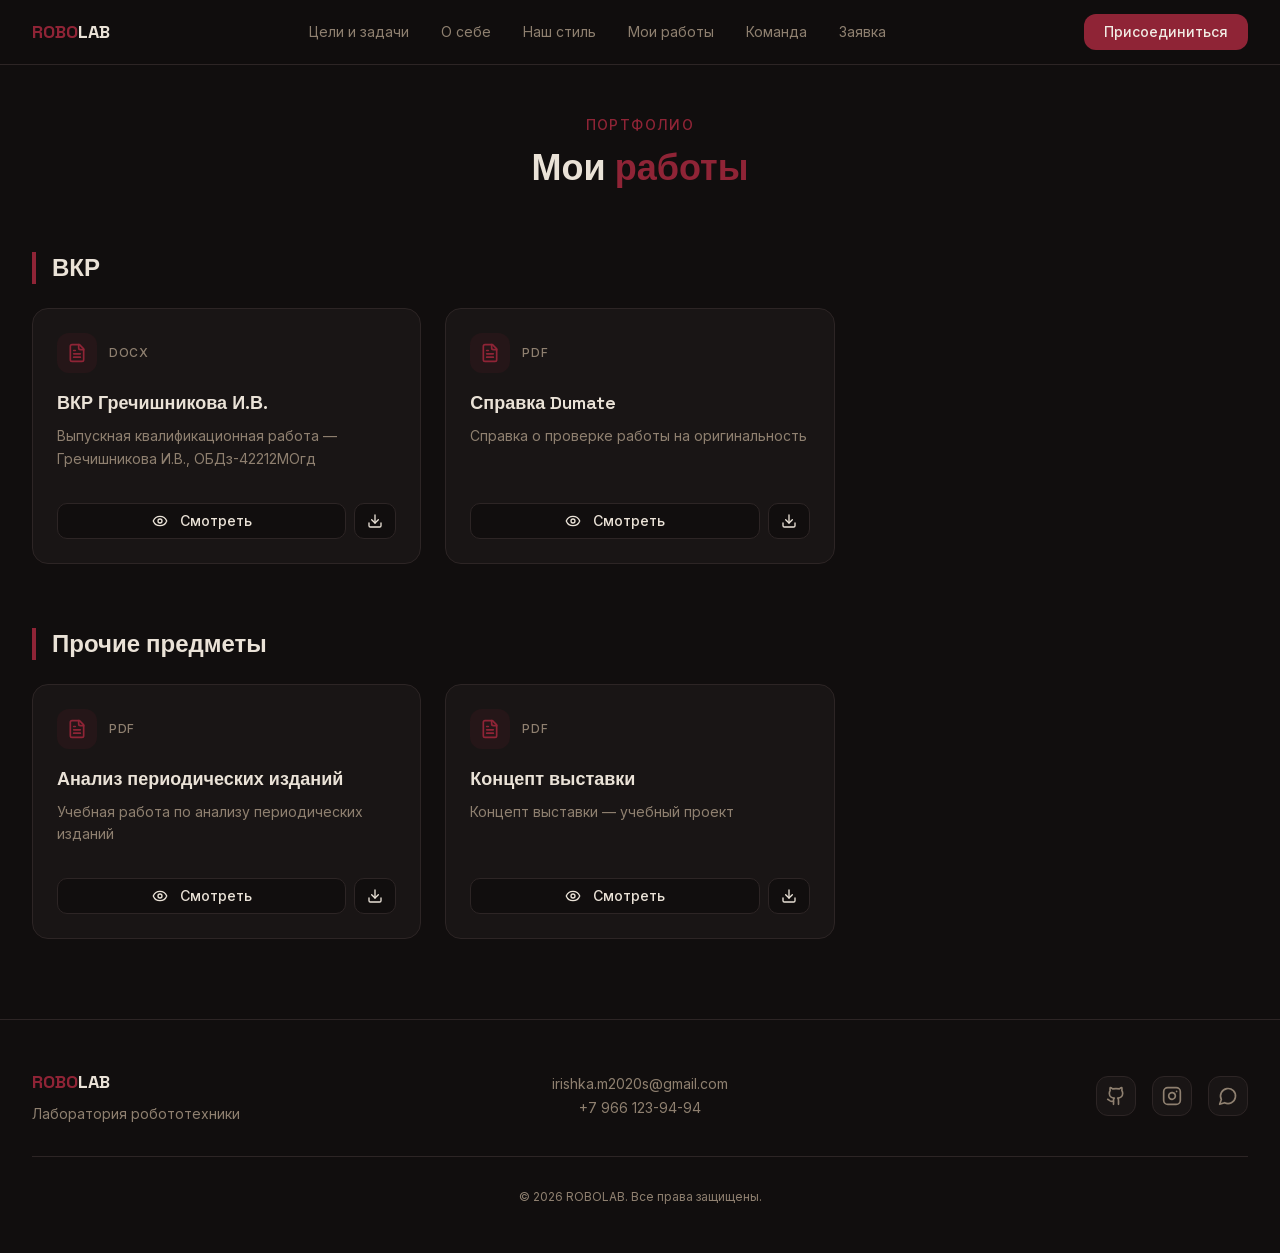
<file: works.html>
<!DOCTYPE html>
<html lang="ru"><head>
    <meta charset="UTF-8">
    <meta name="viewport" content="width=device-width, initial-scale=1.0">
    <!-- TODO: Set the document title to the name of your application -->
    <title>Мои работы — ROBOLAB</title>
    
    

    <!-- TODO: Update og:title to match your application name -->
    
    
    
    

    
    
    
    
  
  
  
  
  


<meta name="description" content="Разработка фирменного стиля лаборатории робототехники ROBOLAB — выпускная квалификационная работа">
<link rel="stylesheet" href="assets/site.css">
</head>

  <body>
    <div id="root"><div class="min-h-screen bg-background"><nav class="fixed top-0 left-0 right-0 z-50 bg-background/80 backdrop-blur-xl border-b border-border"><div class="section-container flex items-center justify-between h-16"><a class="font-display text-lg font-bold text-foreground" href="index.html"><span class="text-primary">ROBO</span>LAB</a><div class="hidden md:flex items-center gap-8"><a class="text-sm text-muted-foreground hover:text-primary transition-colors" href="goals.html">Цели и задачи</a><a class="text-sm text-muted-foreground hover:text-primary transition-colors" href="about-me.html">О себе</a><a href="index.html#branding" class="text-sm text-muted-foreground hover:text-primary transition-colors">Наш стиль</a><a class="text-sm text-muted-foreground hover:text-primary transition-colors" href="works.html">Мои работы</a><a href="index.html#team" class="text-sm text-muted-foreground hover:text-primary transition-colors">Команда</a><a href="index.html#apply" class="text-sm text-muted-foreground hover:text-primary transition-colors">Заявка</a></div><a href="index.html#apply" class="hidden md:inline-flex px-5 py-2 rounded-lg bg-primary text-primary-foreground text-sm font-medium hover:bg-primary/90 transition-colors">Присоединиться</a><button class="md:hidden text-foreground"><svg xmlns="http://www.w3.org/2000/svg" width="24" height="24" viewBox="0 0 24 24" fill="none" stroke="currentColor" stroke-width="2" stroke-linecap="round" stroke-linejoin="round" class="lucide lucide-menu"><line x1="4" x2="20" y1="12" y2="12"></line><line x1="4" x2="20" y1="6" y2="6"></line><line x1="4" x2="20" y1="18" y2="18"></line></svg></button></div></nav><main class="pt-28 pb-20"><div class="section-container"><div class="text-center mb-16"><span class="text-sm text-primary font-medium uppercase tracking-widest">Портфолио</span><h1 class="mt-3 text-3xl sm:text-4xl font-bold font-display text-foreground">Мои <span class="text-primary">работы</span></h1></div><div class="space-y-16"><section><h2 class="text-2xl font-bold font-display text-foreground mb-6 border-l-4 border-primary pl-4">ВКР</h2><div class="grid md:grid-cols-2 lg:grid-cols-3 gap-6"><div class="bg-card border border-border rounded-2xl p-6 hover:border-primary/40 transition-all flex flex-col"><div class="flex items-center gap-3 mb-4"><div class="w-10 h-10 rounded-lg bg-primary/10 flex items-center justify-center"><svg xmlns="http://www.w3.org/2000/svg" width="24" height="24" viewBox="0 0 24 24" fill="none" stroke="currentColor" stroke-width="2" stroke-linecap="round" stroke-linejoin="round" class="lucide lucide-file-text w-5 h-5 text-primary"><path d="M15 2H6a2 2 0 0 0-2 2v16a2 2 0 0 0 2 2h12a2 2 0 0 0 2-2V7Z"></path><path d="M14 2v4a2 2 0 0 0 2 2h4"></path><path d="M10 9H8"></path><path d="M16 13H8"></path><path d="M16 17H8"></path></svg></div><span class="text-xs uppercase tracking-wider text-muted-foreground font-medium">docx</span></div><h3 class="font-display font-semibold text-lg text-foreground mb-2">ВКР Гречишникова И.В.</h3><p class="text-sm text-muted-foreground leading-relaxed mb-4 flex-1">Выпускная квалификационная работа — Гречишникова И.В., ОБДз-42212МОгд</p><div class="flex gap-2 mt-auto pt-4"><button class="inline-flex items-center justify-center gap-2 whitespace-nowrap text-sm font-medium ring-offset-background transition-colors focus-visible:outline-none focus-visible:ring-2 focus-visible:ring-ring focus-visible:ring-offset-2 disabled:pointer-events-none disabled:opacity-50 [&amp;_svg]:pointer-events-none [&amp;_svg]:size-4 [&amp;_svg]:shrink-0 border border-input bg-background hover:bg-accent hover:text-accent-foreground h-9 rounded-md px-3 flex-1"><svg xmlns="http://www.w3.org/2000/svg" width="24" height="24" viewBox="0 0 24 24" fill="none" stroke="currentColor" stroke-width="2" stroke-linecap="round" stroke-linejoin="round" class="lucide lucide-eye w-4 h-4 mr-1"><path d="M2.062 12.348a1 1 0 0 1 0-.696 10.75 10.75 0 0 1 19.876 0 1 1 0 0 1 0 .696 10.75 10.75 0 0 1-19.876 0"></path><circle cx="12" cy="12" r="3"></circle></svg> Смотреть</button><a href="docs/vkr-grechishnikova.docx" download="" target="_blank" rel="noopener noreferrer" class="inline-flex items-center justify-center gap-2 whitespace-nowrap text-sm font-medium ring-offset-background transition-colors focus-visible:outline-none focus-visible:ring-2 focus-visible:ring-ring focus-visible:ring-offset-2 disabled:pointer-events-none disabled:opacity-50 [&amp;_svg]:pointer-events-none [&amp;_svg]:size-4 [&amp;_svg]:shrink-0 border border-input bg-background hover:bg-accent hover:text-accent-foreground h-9 rounded-md px-3"><svg xmlns="http://www.w3.org/2000/svg" width="24" height="24" viewBox="0 0 24 24" fill="none" stroke="currentColor" stroke-width="2" stroke-linecap="round" stroke-linejoin="round" class="lucide lucide-download w-4 h-4"><path d="M21 15v4a2 2 0 0 1-2 2H5a2 2 0 0 1-2-2v-4"></path><polyline points="7 10 12 15 17 10"></polyline><line x1="12" x2="12" y1="15" y2="3"></line></svg></a></div></div><div class="bg-card border border-border rounded-2xl p-6 hover:border-primary/40 transition-all flex flex-col"><div class="flex items-center gap-3 mb-4"><div class="w-10 h-10 rounded-lg bg-primary/10 flex items-center justify-center"><svg xmlns="http://www.w3.org/2000/svg" width="24" height="24" viewBox="0 0 24 24" fill="none" stroke="currentColor" stroke-width="2" stroke-linecap="round" stroke-linejoin="round" class="lucide lucide-file-text w-5 h-5 text-primary"><path d="M15 2H6a2 2 0 0 0-2 2v16a2 2 0 0 0 2 2h12a2 2 0 0 0 2-2V7Z"></path><path d="M14 2v4a2 2 0 0 0 2 2h4"></path><path d="M10 9H8"></path><path d="M16 13H8"></path><path d="M16 17H8"></path></svg></div><span class="text-xs uppercase tracking-wider text-muted-foreground font-medium">pdf</span></div><h3 class="font-display font-semibold text-lg text-foreground mb-2">Справка Dumate</h3><p class="text-sm text-muted-foreground leading-relaxed mb-4 flex-1">Справка о проверке работы на оригинальность</p><div class="flex gap-2 mt-auto pt-4"><button class="inline-flex items-center justify-center gap-2 whitespace-nowrap text-sm font-medium ring-offset-background transition-colors focus-visible:outline-none focus-visible:ring-2 focus-visible:ring-ring focus-visible:ring-offset-2 disabled:pointer-events-none disabled:opacity-50 [&amp;_svg]:pointer-events-none [&amp;_svg]:size-4 [&amp;_svg]:shrink-0 border border-input bg-background hover:bg-accent hover:text-accent-foreground h-9 rounded-md px-3 flex-1"><svg xmlns="http://www.w3.org/2000/svg" width="24" height="24" viewBox="0 0 24 24" fill="none" stroke="currentColor" stroke-width="2" stroke-linecap="round" stroke-linejoin="round" class="lucide lucide-eye w-4 h-4 mr-1"><path d="M2.062 12.348a1 1 0 0 1 0-.696 10.75 10.75 0 0 1 19.876 0 1 1 0 0 1 0 .696 10.75 10.75 0 0 1-19.876 0"></path><circle cx="12" cy="12" r="3"></circle></svg> Смотреть</button><a href="docs/grechishnikova-spravka.pdf" download="" target="_blank" rel="noopener noreferrer" class="inline-flex items-center justify-center gap-2 whitespace-nowrap text-sm font-medium ring-offset-background transition-colors focus-visible:outline-none focus-visible:ring-2 focus-visible:ring-ring focus-visible:ring-offset-2 disabled:pointer-events-none disabled:opacity-50 [&amp;_svg]:pointer-events-none [&amp;_svg]:size-4 [&amp;_svg]:shrink-0 border border-input bg-background hover:bg-accent hover:text-accent-foreground h-9 rounded-md px-3"><svg xmlns="http://www.w3.org/2000/svg" width="24" height="24" viewBox="0 0 24 24" fill="none" stroke="currentColor" stroke-width="2" stroke-linecap="round" stroke-linejoin="round" class="lucide lucide-download w-4 h-4"><path d="M21 15v4a2 2 0 0 1-2 2H5a2 2 0 0 1-2-2v-4"></path><polyline points="7 10 12 15 17 10"></polyline><line x1="12" x2="12" y1="15" y2="3"></line></svg></a></div></div></div></section><section><h2 class="text-2xl font-bold font-display text-foreground mb-6 border-l-4 border-primary pl-4">Прочие предметы</h2><div class="grid md:grid-cols-2 lg:grid-cols-3 gap-6"><div class="bg-card border border-border rounded-2xl p-6 hover:border-primary/40 transition-all flex flex-col"><div class="flex items-center gap-3 mb-4"><div class="w-10 h-10 rounded-lg bg-primary/10 flex items-center justify-center"><svg xmlns="http://www.w3.org/2000/svg" width="24" height="24" viewBox="0 0 24 24" fill="none" stroke="currentColor" stroke-width="2" stroke-linecap="round" stroke-linejoin="round" class="lucide lucide-file-text w-5 h-5 text-primary"><path d="M15 2H6a2 2 0 0 0-2 2v16a2 2 0 0 0 2 2h12a2 2 0 0 0 2-2V7Z"></path><path d="M14 2v4a2 2 0 0 0 2 2h4"></path><path d="M10 9H8"></path><path d="M16 13H8"></path><path d="M16 17H8"></path></svg></div><span class="text-xs uppercase tracking-wider text-muted-foreground font-medium">pdf</span></div><h3 class="font-display font-semibold text-lg text-foreground mb-2">Анализ периодических изданий</h3><p class="text-sm text-muted-foreground leading-relaxed mb-4 flex-1">Учебная работа по анализу периодических изданий</p><div class="flex gap-2 mt-auto pt-4"><button class="inline-flex items-center justify-center gap-2 whitespace-nowrap text-sm font-medium ring-offset-background transition-colors focus-visible:outline-none focus-visible:ring-2 focus-visible:ring-ring focus-visible:ring-offset-2 disabled:pointer-events-none disabled:opacity-50 [&amp;_svg]:pointer-events-none [&amp;_svg]:size-4 [&amp;_svg]:shrink-0 border border-input bg-background hover:bg-accent hover:text-accent-foreground h-9 rounded-md px-3 flex-1"><svg xmlns="http://www.w3.org/2000/svg" width="24" height="24" viewBox="0 0 24 24" fill="none" stroke="currentColor" stroke-width="2" stroke-linecap="round" stroke-linejoin="round" class="lucide lucide-eye w-4 h-4 mr-1"><path d="M2.062 12.348a1 1 0 0 1 0-.696 10.75 10.75 0 0 1 19.876 0 1 1 0 0 1 0 .696 10.75 10.75 0 0 1-19.876 0"></path><circle cx="12" cy="12" r="3"></circle></svg> Смотреть</button><a href="docs/analiz-periodicheskih-izdaniy.pdf" download="" target="_blank" rel="noopener noreferrer" class="inline-flex items-center justify-center gap-2 whitespace-nowrap text-sm font-medium ring-offset-background transition-colors focus-visible:outline-none focus-visible:ring-2 focus-visible:ring-ring focus-visible:ring-offset-2 disabled:pointer-events-none disabled:opacity-50 [&amp;_svg]:pointer-events-none [&amp;_svg]:size-4 [&amp;_svg]:shrink-0 border border-input bg-background hover:bg-accent hover:text-accent-foreground h-9 rounded-md px-3"><svg xmlns="http://www.w3.org/2000/svg" width="24" height="24" viewBox="0 0 24 24" fill="none" stroke="currentColor" stroke-width="2" stroke-linecap="round" stroke-linejoin="round" class="lucide lucide-download w-4 h-4"><path d="M21 15v4a2 2 0 0 1-2 2H5a2 2 0 0 1-2-2v-4"></path><polyline points="7 10 12 15 17 10"></polyline><line x1="12" x2="12" y1="15" y2="3"></line></svg></a></div></div><div class="bg-card border border-border rounded-2xl p-6 hover:border-primary/40 transition-all flex flex-col"><div class="flex items-center gap-3 mb-4"><div class="w-10 h-10 rounded-lg bg-primary/10 flex items-center justify-center"><svg xmlns="http://www.w3.org/2000/svg" width="24" height="24" viewBox="0 0 24 24" fill="none" stroke="currentColor" stroke-width="2" stroke-linecap="round" stroke-linejoin="round" class="lucide lucide-file-text w-5 h-5 text-primary"><path d="M15 2H6a2 2 0 0 0-2 2v16a2 2 0 0 0 2 2h12a2 2 0 0 0 2-2V7Z"></path><path d="M14 2v4a2 2 0 0 0 2 2h4"></path><path d="M10 9H8"></path><path d="M16 13H8"></path><path d="M16 17H8"></path></svg></div><span class="text-xs uppercase tracking-wider text-muted-foreground font-medium">pdf</span></div><h3 class="font-display font-semibold text-lg text-foreground mb-2">Концепт выставки</h3><p class="text-sm text-muted-foreground leading-relaxed mb-4 flex-1">Концепт выставки — учебный проект</p><div class="flex gap-2 mt-auto pt-4"><button class="inline-flex items-center justify-center gap-2 whitespace-nowrap text-sm font-medium ring-offset-background transition-colors focus-visible:outline-none focus-visible:ring-2 focus-visible:ring-ring focus-visible:ring-offset-2 disabled:pointer-events-none disabled:opacity-50 [&amp;_svg]:pointer-events-none [&amp;_svg]:size-4 [&amp;_svg]:shrink-0 border border-input bg-background hover:bg-accent hover:text-accent-foreground h-9 rounded-md px-3 flex-1"><svg xmlns="http://www.w3.org/2000/svg" width="24" height="24" viewBox="0 0 24 24" fill="none" stroke="currentColor" stroke-width="2" stroke-linecap="round" stroke-linejoin="round" class="lucide lucide-eye w-4 h-4 mr-1"><path d="M2.062 12.348a1 1 0 0 1 0-.696 10.75 10.75 0 0 1 19.876 0 1 1 0 0 1 0 .696 10.75 10.75 0 0 1-19.876 0"></path><circle cx="12" cy="12" r="3"></circle></svg> Смотреть</button><a href="docs/koncept-vystavki.pdf" download="" target="_blank" rel="noopener noreferrer" class="inline-flex items-center justify-center gap-2 whitespace-nowrap text-sm font-medium ring-offset-background transition-colors focus-visible:outline-none focus-visible:ring-2 focus-visible:ring-ring focus-visible:ring-offset-2 disabled:pointer-events-none disabled:opacity-50 [&amp;_svg]:pointer-events-none [&amp;_svg]:size-4 [&amp;_svg]:shrink-0 border border-input bg-background hover:bg-accent hover:text-accent-foreground h-9 rounded-md px-3"><svg xmlns="http://www.w3.org/2000/svg" width="24" height="24" viewBox="0 0 24 24" fill="none" stroke="currentColor" stroke-width="2" stroke-linecap="round" stroke-linejoin="round" class="lucide lucide-download w-4 h-4"><path d="M21 15v4a2 2 0 0 1-2 2H5a2 2 0 0 1-2-2v-4"></path><polyline points="7 10 12 15 17 10"></polyline><line x1="12" x2="12" y1="15" y2="3"></line></svg></a></div></div></div></section></div></div></main><footer class="py-12 border-t border-border"><div class="section-container"><div class="grid md:grid-cols-3 gap-8 items-center"><div><span class="font-display text-lg font-bold text-foreground"><span class="text-primary">ROBO</span>LAB</span><p class="mt-2 text-sm text-muted-foreground">Лаборатория робототехники</p></div><div class="text-center"><p class="text-sm text-muted-foreground">irishka.m2020s@gmail.com</p><p class="text-sm text-muted-foreground mt-1">+7 966 123-94-94</p></div><div class="flex gap-4 md:justify-end"><a href="#" target="_blank" rel="noopener noreferrer" class="w-10 h-10 rounded-xl bg-card border border-border flex items-center justify-center text-muted-foreground hover:text-primary hover:border-primary/30 transition-colors"><svg xmlns="http://www.w3.org/2000/svg" width="24" height="24" viewBox="0 0 24 24" fill="none" stroke="currentColor" stroke-width="2" stroke-linecap="round" stroke-linejoin="round" class="lucide lucide-github w-5 h-5"><path d="M15 22v-4a4.8 4.8 0 0 0-1-3.5c3 0 6-2 6-5.5.08-1.25-.27-2.48-1-3.5.28-1.15.28-2.35 0-3.5 0 0-1 0-3 1.5-2.64-.5-5.36-.5-8 0C6 2 5 2 5 2c-.3 1.15-.3 2.35 0 3.5A5.403 5.403 0 0 0 4 9c0 3.5 3 5.5 6 5.5-.39.49-.68 1.05-.85 1.65-.17.6-.22 1.23-.15 1.85v4"></path><path d="M9 18c-4.51 2-5-2-7-2"></path></svg></a><a href="https://www.instagram.com/irishka_xiaomo?igsh=MWZqN2dyN3Bpam82aw==" target="_blank" rel="noopener noreferrer" class="w-10 h-10 rounded-xl bg-card border border-border flex items-center justify-center text-muted-foreground hover:text-primary hover:border-primary/30 transition-colors"><svg xmlns="http://www.w3.org/2000/svg" width="24" height="24" viewBox="0 0 24 24" fill="none" stroke="currentColor" stroke-width="2" stroke-linecap="round" stroke-linejoin="round" class="lucide lucide-instagram w-5 h-5"><rect width="20" height="20" x="2" y="2" rx="5" ry="5"></rect><path d="M16 11.37A4 4 0 1 1 12.63 8 4 4 0 0 1 16 11.37z"></path><line x1="17.5" x2="17.51" y1="6.5" y2="6.5"></line></svg></a><a href="https://t.me/Veloving" target="_blank" rel="noopener noreferrer" class="w-10 h-10 rounded-xl bg-card border border-border flex items-center justify-center text-muted-foreground hover:text-primary hover:border-primary/30 transition-colors"><svg xmlns="http://www.w3.org/2000/svg" width="24" height="24" viewBox="0 0 24 24" fill="none" stroke="currentColor" stroke-width="2" stroke-linecap="round" stroke-linejoin="round" class="lucide lucide-message-circle w-5 h-5"><path d="M7.9 20A9 9 0 1 0 4 16.1L2 22Z"></path></svg></a></div></div><div class="mt-8 pt-8 border-t border-border text-center"><p class="text-xs text-muted-foreground">© 2026 ROBOLAB. Все права защищены.</p></div></div></footer></div></div>
  

	
	



<script src="assets/site.js"></script>
</body></html>
</file>
<file: assets/site.css>
/* cyrillic-ext */
@font-face{
  font-family: 'Inter';
  font-style: normal;
  font-weight: 300;
  font-display: swap;
  src: url(fonts/Inter-300-cyrillic-ext.woff2) format('woff2');
  unicode-range: U+0460-052F, U+1C80-1C8A, U+20B4, U+2DE0-2DFF, U+A640-A69F, U+FE2E-FE2F;
}
/* cyrillic */
@font-face{
  font-family: 'Inter';
  font-style: normal;
  font-weight: 300;
  font-display: swap;
  src: url(fonts/Inter-300-cyrillic.woff2) format('woff2');
  unicode-range: U+0301, U+0400-045F, U+0490-0491, U+04B0-04B1, U+2116;
}
/* greek-ext */
@font-face{
  font-family: 'Inter';
  font-style: normal;
  font-weight: 300;
  font-display: swap;
  src: url(fonts/Inter-300-greek-ext.woff2) format('woff2');
  unicode-range: U+1F00-1FFF;
}
/* greek */
@font-face{
  font-family: 'Inter';
  font-style: normal;
  font-weight: 300;
  font-display: swap;
  src: url(fonts/Inter-300-greek.woff2) format('woff2');
  unicode-range: U+0370-0377, U+037A-037F, U+0384-038A, U+038C, U+038E-03A1, U+03A3-03FF;
}
/* vietnamese */
@font-face{
  font-family: 'Inter';
  font-style: normal;
  font-weight: 300;
  font-display: swap;
  src: url(fonts/Inter-300-vietnamese.woff2) format('woff2');
  unicode-range: U+0102-0103, U+0110-0111, U+0128-0129, U+0168-0169, U+01A0-01A1, U+01AF-01B0, U+0300-0301, U+0303-0304, U+0308-0309, U+0323, U+0329, U+1EA0-1EF9, U+20AB;
}
/* latin-ext */
@font-face{
  font-family: 'Inter';
  font-style: normal;
  font-weight: 300;
  font-display: swap;
  src: url(fonts/Inter-300-latin-ext.woff2) format('woff2');
  unicode-range: U+0100-02BA, U+02BD-02C5, U+02C7-02CC, U+02CE-02D7, U+02DD-02FF, U+0304, U+0308, U+0329, U+1D00-1DBF, U+1E00-1E9F, U+1EF2-1EFF, U+2020, U+20A0-20AB, U+20AD-20C4, U+2113, U+2C60-2C7F, U+A720-A7FF;
}
/* latin */
@font-face{
  font-family: 'Inter';
  font-style: normal;
  font-weight: 300;
  font-display: swap;
  src: url(fonts/Inter-300-latin.woff2) format('woff2');
  unicode-range: U+0000-00FF, U+0131, U+0152-0153, U+02BB-02BC, U+02C6, U+02DA, U+02DC, U+0304, U+0308, U+0329, U+2000-206F, U+20AC, U+2122, U+2191, U+2193, U+2212, U+2215, U+FEFF, U+FFFD;
}
/* cyrillic-ext */
@font-face{
  font-family: 'Inter';
  font-style: normal;
  font-weight: 400;
  font-display: swap;
  src: url(fonts/Inter-400-cyrillic-ext.woff2) format('woff2');
  unicode-range: U+0460-052F, U+1C80-1C8A, U+20B4, U+2DE0-2DFF, U+A640-A69F, U+FE2E-FE2F;
}
/* cyrillic */
@font-face{
  font-family: 'Inter';
  font-style: normal;
  font-weight: 400;
  font-display: swap;
  src: url(fonts/Inter-400-cyrillic.woff2) format('woff2');
  unicode-range: U+0301, U+0400-045F, U+0490-0491, U+04B0-04B1, U+2116;
}
/* greek-ext */
@font-face{
  font-family: 'Inter';
  font-style: normal;
  font-weight: 400;
  font-display: swap;
  src: url(fonts/Inter-400-greek-ext.woff2) format('woff2');
  unicode-range: U+1F00-1FFF;
}
/* greek */
@font-face{
  font-family: 'Inter';
  font-style: normal;
  font-weight: 400;
  font-display: swap;
  src: url(fonts/Inter-400-greek.woff2) format('woff2');
  unicode-range: U+0370-0377, U+037A-037F, U+0384-038A, U+038C, U+038E-03A1, U+03A3-03FF;
}
/* vietnamese */
@font-face{
  font-family: 'Inter';
  font-style: normal;
  font-weight: 400;
  font-display: swap;
  src: url(fonts/Inter-400-vietnamese.woff2) format('woff2');
  unicode-range: U+0102-0103, U+0110-0111, U+0128-0129, U+0168-0169, U+01A0-01A1, U+01AF-01B0, U+0300-0301, U+0303-0304, U+0308-0309, U+0323, U+0329, U+1EA0-1EF9, U+20AB;
}
/* latin-ext */
@font-face{
  font-family: 'Inter';
  font-style: normal;
  font-weight: 400;
  font-display: swap;
  src: url(fonts/Inter-400-latin-ext.woff2) format('woff2');
  unicode-range: U+0100-02BA, U+02BD-02C5, U+02C7-02CC, U+02CE-02D7, U+02DD-02FF, U+0304, U+0308, U+0329, U+1D00-1DBF, U+1E00-1E9F, U+1EF2-1EFF, U+2020, U+20A0-20AB, U+20AD-20C4, U+2113, U+2C60-2C7F, U+A720-A7FF;
}
/* latin */
@font-face{
  font-family: 'Inter';
  font-style: normal;
  font-weight: 400;
  font-display: swap;
  src: url(fonts/Inter-400-latin.woff2) format('woff2');
  unicode-range: U+0000-00FF, U+0131, U+0152-0153, U+02BB-02BC, U+02C6, U+02DA, U+02DC, U+0304, U+0308, U+0329, U+2000-206F, U+20AC, U+2122, U+2191, U+2193, U+2212, U+2215, U+FEFF, U+FFFD;
}
/* cyrillic-ext */
@font-face{
  font-family: 'Inter';
  font-style: normal;
  font-weight: 500;
  font-display: swap;
  src: url(fonts/Inter-500-cyrillic-ext.woff2) format('woff2');
  unicode-range: U+0460-052F, U+1C80-1C8A, U+20B4, U+2DE0-2DFF, U+A640-A69F, U+FE2E-FE2F;
}
/* cyrillic */
@font-face{
  font-family: 'Inter';
  font-style: normal;
  font-weight: 500;
  font-display: swap;
  src: url(fonts/Inter-500-cyrillic.woff2) format('woff2');
  unicode-range: U+0301, U+0400-045F, U+0490-0491, U+04B0-04B1, U+2116;
}
/* greek-ext */
@font-face{
  font-family: 'Inter';
  font-style: normal;
  font-weight: 500;
  font-display: swap;
  src: url(fonts/Inter-500-greek-ext.woff2) format('woff2');
  unicode-range: U+1F00-1FFF;
}
/* greek */
@font-face{
  font-family: 'Inter';
  font-style: normal;
  font-weight: 500;
  font-display: swap;
  src: url(fonts/Inter-500-greek.woff2) format('woff2');
  unicode-range: U+0370-0377, U+037A-037F, U+0384-038A, U+038C, U+038E-03A1, U+03A3-03FF;
}
/* vietnamese */
@font-face{
  font-family: 'Inter';
  font-style: normal;
  font-weight: 500;
  font-display: swap;
  src: url(fonts/Inter-500-vietnamese.woff2) format('woff2');
  unicode-range: U+0102-0103, U+0110-0111, U+0128-0129, U+0168-0169, U+01A0-01A1, U+01AF-01B0, U+0300-0301, U+0303-0304, U+0308-0309, U+0323, U+0329, U+1EA0-1EF9, U+20AB;
}
/* latin-ext */
@font-face{
  font-family: 'Inter';
  font-style: normal;
  font-weight: 500;
  font-display: swap;
  src: url(fonts/Inter-500-latin-ext.woff2) format('woff2');
  unicode-range: U+0100-02BA, U+02BD-02C5, U+02C7-02CC, U+02CE-02D7, U+02DD-02FF, U+0304, U+0308, U+0329, U+1D00-1DBF, U+1E00-1E9F, U+1EF2-1EFF, U+2020, U+20A0-20AB, U+20AD-20C4, U+2113, U+2C60-2C7F, U+A720-A7FF;
}
/* latin */
@font-face{
  font-family: 'Inter';
  font-style: normal;
  font-weight: 500;
  font-display: swap;
  src: url(fonts/Inter-500-latin.woff2) format('woff2');
  unicode-range: U+0000-00FF, U+0131, U+0152-0153, U+02BB-02BC, U+02C6, U+02DA, U+02DC, U+0304, U+0308, U+0329, U+2000-206F, U+20AC, U+2122, U+2191, U+2193, U+2212, U+2215, U+FEFF, U+FFFD;
}
/* cyrillic-ext */
@font-face{
  font-family: 'Inter';
  font-style: normal;
  font-weight: 600;
  font-display: swap;
  src: url(fonts/Inter-600-cyrillic-ext.woff2) format('woff2');
  unicode-range: U+0460-052F, U+1C80-1C8A, U+20B4, U+2DE0-2DFF, U+A640-A69F, U+FE2E-FE2F;
}
/* cyrillic */
@font-face{
  font-family: 'Inter';
  font-style: normal;
  font-weight: 600;
  font-display: swap;
  src: url(fonts/Inter-600-cyrillic.woff2) format('woff2');
  unicode-range: U+0301, U+0400-045F, U+0490-0491, U+04B0-04B1, U+2116;
}
/* greek-ext */
@font-face{
  font-family: 'Inter';
  font-style: normal;
  font-weight: 600;
  font-display: swap;
  src: url(fonts/Inter-600-greek-ext.woff2) format('woff2');
  unicode-range: U+1F00-1FFF;
}
/* greek */
@font-face{
  font-family: 'Inter';
  font-style: normal;
  font-weight: 600;
  font-display: swap;
  src: url(fonts/Inter-600-greek.woff2) format('woff2');
  unicode-range: U+0370-0377, U+037A-037F, U+0384-038A, U+038C, U+038E-03A1, U+03A3-03FF;
}
/* vietnamese */
@font-face{
  font-family: 'Inter';
  font-style: normal;
  font-weight: 600;
  font-display: swap;
  src: url(fonts/Inter-600-vietnamese.woff2) format('woff2');
  unicode-range: U+0102-0103, U+0110-0111, U+0128-0129, U+0168-0169, U+01A0-01A1, U+01AF-01B0, U+0300-0301, U+0303-0304, U+0308-0309, U+0323, U+0329, U+1EA0-1EF9, U+20AB;
}
/* latin-ext */
@font-face{
  font-family: 'Inter';
  font-style: normal;
  font-weight: 600;
  font-display: swap;
  src: url(fonts/Inter-600-latin-ext.woff2) format('woff2');
  unicode-range: U+0100-02BA, U+02BD-02C5, U+02C7-02CC, U+02CE-02D7, U+02DD-02FF, U+0304, U+0308, U+0329, U+1D00-1DBF, U+1E00-1E9F, U+1EF2-1EFF, U+2020, U+20A0-20AB, U+20AD-20C4, U+2113, U+2C60-2C7F, U+A720-A7FF;
}
/* latin */
@font-face{
  font-family: 'Inter';
  font-style: normal;
  font-weight: 600;
  font-display: swap;
  src: url(fonts/Inter-600-latin.woff2) format('woff2');
  unicode-range: U+0000-00FF, U+0131, U+0152-0153, U+02BB-02BC, U+02C6, U+02DA, U+02DC, U+0304, U+0308, U+0329, U+2000-206F, U+20AC, U+2122, U+2191, U+2193, U+2212, U+2215, U+FEFF, U+FFFD;
}
/* vietnamese */
@font-face{
  font-family: 'Space Grotesk';
  font-style: normal;
  font-weight: 400;
  font-display: swap;
  src: url(fonts/SpaceGrotesk-400-vietnamese.woff2) format('woff2');
  unicode-range: U+0102-0103, U+0110-0111, U+0128-0129, U+0168-0169, U+01A0-01A1, U+01AF-01B0, U+0300-0301, U+0303-0304, U+0308-0309, U+0323, U+0329, U+1EA0-1EF9, U+20AB;
}
/* latin-ext */
@font-face{
  font-family: 'Space Grotesk';
  font-style: normal;
  font-weight: 400;
  font-display: swap;
  src: url(fonts/SpaceGrotesk-400-latin-ext.woff2) format('woff2');
  unicode-range: U+0100-02BA, U+02BD-02C5, U+02C7-02CC, U+02CE-02D7, U+02DD-02FF, U+0304, U+0308, U+0329, U+1D00-1DBF, U+1E00-1E9F, U+1EF2-1EFF, U+2020, U+20A0-20AB, U+20AD-20C4, U+2113, U+2C60-2C7F, U+A720-A7FF;
}
/* latin */
@font-face{
  font-family: 'Space Grotesk';
  font-style: normal;
  font-weight: 400;
  font-display: swap;
  src: url(fonts/SpaceGrotesk-400-latin.woff2) format('woff2');
  unicode-range: U+0000-00FF, U+0131, U+0152-0153, U+02BB-02BC, U+02C6, U+02DA, U+02DC, U+0304, U+0308, U+0329, U+2000-206F, U+20AC, U+2122, U+2191, U+2193, U+2212, U+2215, U+FEFF, U+FFFD;
}
/* vietnamese */
@font-face{
  font-family: 'Space Grotesk';
  font-style: normal;
  font-weight: 500;
  font-display: swap;
  src: url(fonts/SpaceGrotesk-500-vietnamese.woff2) format('woff2');
  unicode-range: U+0102-0103, U+0110-0111, U+0128-0129, U+0168-0169, U+01A0-01A1, U+01AF-01B0, U+0300-0301, U+0303-0304, U+0308-0309, U+0323, U+0329, U+1EA0-1EF9, U+20AB;
}
/* latin-ext */
@font-face{
  font-family: 'Space Grotesk';
  font-style: normal;
  font-weight: 500;
  font-display: swap;
  src: url(fonts/SpaceGrotesk-500-latin-ext.woff2) format('woff2');
  unicode-range: U+0100-02BA, U+02BD-02C5, U+02C7-02CC, U+02CE-02D7, U+02DD-02FF, U+0304, U+0308, U+0329, U+1D00-1DBF, U+1E00-1E9F, U+1EF2-1EFF, U+2020, U+20A0-20AB, U+20AD-20C4, U+2113, U+2C60-2C7F, U+A720-A7FF;
}
/* latin */
@font-face{
  font-family: 'Space Grotesk';
  font-style: normal;
  font-weight: 500;
  font-display: swap;
  src: url(fonts/SpaceGrotesk-500-latin.woff2) format('woff2');
  unicode-range: U+0000-00FF, U+0131, U+0152-0153, U+02BB-02BC, U+02C6, U+02DA, U+02DC, U+0304, U+0308, U+0329, U+2000-206F, U+20AC, U+2122, U+2191, U+2193, U+2212, U+2215, U+FEFF, U+FFFD;
}
/* vietnamese */
@font-face{
  font-family: 'Space Grotesk';
  font-style: normal;
  font-weight: 600;
  font-display: swap;
  src: url(fonts/SpaceGrotesk-600-vietnamese.woff2) format('woff2');
  unicode-range: U+0102-0103, U+0110-0111, U+0128-0129, U+0168-0169, U+01A0-01A1, U+01AF-01B0, U+0300-0301, U+0303-0304, U+0308-0309, U+0323, U+0329, U+1EA0-1EF9, U+20AB;
}
/* latin-ext */
@font-face{
  font-family: 'Space Grotesk';
  font-style: normal;
  font-weight: 600;
  font-display: swap;
  src: url(fonts/SpaceGrotesk-600-latin-ext.woff2) format('woff2');
  unicode-range: U+0100-02BA, U+02BD-02C5, U+02C7-02CC, U+02CE-02D7, U+02DD-02FF, U+0304, U+0308, U+0329, U+1D00-1DBF, U+1E00-1E9F, U+1EF2-1EFF, U+2020, U+20A0-20AB, U+20AD-20C4, U+2113, U+2C60-2C7F, U+A720-A7FF;
}
/* latin */
@font-face{
  font-family: 'Space Grotesk';
  font-style: normal;
  font-weight: 600;
  font-display: swap;
  src: url(fonts/SpaceGrotesk-600-latin.woff2) format('woff2');
  unicode-range: U+0000-00FF, U+0131, U+0152-0153, U+02BB-02BC, U+02C6, U+02DA, U+02DC, U+0304, U+0308, U+0329, U+2000-206F, U+20AC, U+2122, U+2191, U+2193, U+2212, U+2215, U+FEFF, U+FFFD;
}
/* vietnamese */
@font-face{
  font-family: 'Space Grotesk';
  font-style: normal;
  font-weight: 700;
  font-display: swap;
  src: url(fonts/SpaceGrotesk-700-vietnamese.woff2) format('woff2');
  unicode-range: U+0102-0103, U+0110-0111, U+0128-0129, U+0168-0169, U+01A0-01A1, U+01AF-01B0, U+0300-0301, U+0303-0304, U+0308-0309, U+0323, U+0329, U+1EA0-1EF9, U+20AB;
}
/* latin-ext */
@font-face{
  font-family: 'Space Grotesk';
  font-style: normal;
  font-weight: 700;
  font-display: swap;
  src: url(fonts/SpaceGrotesk-700-latin-ext.woff2) format('woff2');
  unicode-range: U+0100-02BA, U+02BD-02C5, U+02C7-02CC, U+02CE-02D7, U+02DD-02FF, U+0304, U+0308, U+0329, U+1D00-1DBF, U+1E00-1E9F, U+1EF2-1EFF, U+2020, U+20A0-20AB, U+20AD-20C4, U+2113, U+2C60-2C7F, U+A720-A7FF;
}
/* latin */
@font-face{
  font-family: 'Space Grotesk';
  font-style: normal;
  font-weight: 700;
  font-display: swap;
  src: url(fonts/SpaceGrotesk-700-latin.woff2) format('woff2');
  unicode-range: U+0000-00FF, U+0131, U+0152-0153, U+02BB-02BC, U+02C6, U+02DA, U+02DC, U+0304, U+0308, U+0329, U+2000-206F, U+20AC, U+2122, U+2191, U+2193, U+2212, U+2215, U+FEFF, U+FFFD;
}
*,:before,:after{--tw-border-spacing-x: 0;--tw-border-spacing-y: 0;--tw-translate-x: 0;--tw-translate-y: 0;--tw-rotate: 0;--tw-skew-x: 0;--tw-skew-y: 0;--tw-scale-x: 1;--tw-scale-y: 1;--tw-pan-x: ;--tw-pan-y: ;--tw-pinch-zoom: ;--tw-scroll-snap-strictness: proximity;--tw-gradient-from-position: ;--tw-gradient-via-position: ;--tw-gradient-to-position: ;--tw-ordinal: ;--tw-slashed-zero: ;--tw-numeric-figure: ;--tw-numeric-spacing: ;--tw-numeric-fraction: ;--tw-ring-inset: ;--tw-ring-offset-width: 0px;--tw-ring-offset-color: #fff;--tw-ring-color: rgb(59 130 246 / .5);--tw-ring-offset-shadow: 0 0 #0000;--tw-ring-shadow: 0 0 #0000;--tw-shadow: 0 0 #0000;--tw-shadow-colored: 0 0 #0000;--tw-blur: ;--tw-brightness: ;--tw-contrast: ;--tw-grayscale: ;--tw-hue-rotate: ;--tw-invert: ;--tw-saturate: ;--tw-sepia: ;--tw-drop-shadow: ;--tw-backdrop-blur: ;--tw-backdrop-brightness: ;--tw-backdrop-contrast: ;--tw-backdrop-grayscale: ;--tw-backdrop-hue-rotate: ;--tw-backdrop-invert: ;--tw-backdrop-opacity: ;--tw-backdrop-saturate: ;--tw-backdrop-sepia: ;--tw-contain-size: ;--tw-contain-layout: ;--tw-contain-paint: ;--tw-contain-style: }::backdrop{--tw-border-spacing-x: 0;--tw-border-spacing-y: 0;--tw-translate-x: 0;--tw-translate-y: 0;--tw-rotate: 0;--tw-skew-x: 0;--tw-skew-y: 0;--tw-scale-x: 1;--tw-scale-y: 1;--tw-pan-x: ;--tw-pan-y: ;--tw-pinch-zoom: ;--tw-scroll-snap-strictness: proximity;--tw-gradient-from-position: ;--tw-gradient-via-position: ;--tw-gradient-to-position: ;--tw-ordinal: ;--tw-slashed-zero: ;--tw-numeric-figure: ;--tw-numeric-spacing: ;--tw-numeric-fraction: ;--tw-ring-inset: ;--tw-ring-offset-width: 0px;--tw-ring-offset-color: #fff;--tw-ring-color: rgb(59 130 246 / .5);--tw-ring-offset-shadow: 0 0 #0000;--tw-ring-shadow: 0 0 #0000;--tw-shadow: 0 0 #0000;--tw-shadow-colored: 0 0 #0000;--tw-blur: ;--tw-brightness: ;--tw-contrast: ;--tw-grayscale: ;--tw-hue-rotate: ;--tw-invert: ;--tw-saturate: ;--tw-sepia: ;--tw-drop-shadow: ;--tw-backdrop-blur: ;--tw-backdrop-brightness: ;--tw-backdrop-contrast: ;--tw-backdrop-grayscale: ;--tw-backdrop-hue-rotate: ;--tw-backdrop-invert: ;--tw-backdrop-opacity: ;--tw-backdrop-saturate: ;--tw-backdrop-sepia: ;--tw-contain-size: ;--tw-contain-layout: ;--tw-contain-paint: ;--tw-contain-style: }*,:before,:after{box-sizing:border-box;border-width:0;border-style:solid;border-color:#e5e7eb}:before,:after{--tw-content: ""}html,:host{line-height:1.5;-webkit-text-size-adjust:100%;-moz-tab-size:4;-o-tab-size:4;tab-size:4;font-family:ui-sans-serif,system-ui,sans-serif,"Apple Color Emoji","Segoe UI Emoji",Segoe UI Symbol,"Noto Color Emoji";font-feature-settings:normal;font-variation-settings:normal;-webkit-tap-highlight-color:transparent}body{margin:0;line-height:inherit}hr{height:0;color:inherit;border-top-width:1px}abbr:where([title]){-webkit-text-decoration:underline dotted;text-decoration:underline dotted}h1,h2,h3,h4,h5,h6{font-size:inherit;font-weight:inherit}a{color:inherit;text-decoration:inherit}b,strong{font-weight:bolder}code,kbd,samp,pre{font-family:ui-monospace,SFMono-Regular,Menlo,Monaco,Consolas,Liberation Mono,Courier New,monospace;font-feature-settings:normal;font-variation-settings:normal;font-size:1em}small{font-size:80%}sub,sup{font-size:75%;line-height:0;position:relative;vertical-align:baseline}sub{bottom:-.25em}sup{top:-.5em}table{text-indent:0;border-color:inherit;border-collapse:collapse}button,input,optgroup,select,textarea{font-family:inherit;font-feature-settings:inherit;font-variation-settings:inherit;font-size:100%;font-weight:inherit;line-height:inherit;letter-spacing:inherit;color:inherit;margin:0;padding:0}button,select{text-transform:none}button,input:where([type=button]),input:where([type=reset]),input:where([type=submit]){-webkit-appearance:button;background-color:transparent;background-image:none}:-moz-focusring{outline:auto}:-moz-ui-invalid{box-shadow:none}progress{vertical-align:baseline}::-webkit-inner-spin-button,::-webkit-outer-spin-button{height:auto}[type=search]{-webkit-appearance:textfield;outline-offset:-2px}::-webkit-search-decoration{-webkit-appearance:none}::-webkit-file-upload-button{-webkit-appearance:button;font:inherit}summary{display:list-item}blockquote,dl,dd,h1,h2,h3,h4,h5,h6,hr,figure,p,pre{margin:0}fieldset{margin:0;padding:0}legend{padding:0}ol,ul,menu{list-style:none;margin:0;padding:0}dialog{padding:0}textarea{resize:vertical}input::-moz-placeholder,textarea::-moz-placeholder{opacity:1;color:#9ca3af}input::placeholder,textarea::placeholder{opacity:1;color:#9ca3af}button,[role=button]{cursor:pointer}:disabled{cursor:default}img,svg,video,canvas,audio,iframe,embed,object{display:block;vertical-align:middle}img,video{max-width:100%;height:auto}[hidden]:where(:not([hidden=until-found])){display:none}:root{--background: 0 10% 6%;--foreground: 35 30% 88%;--card: 0 10% 9%;--card-foreground: 35 30% 88%;--popover: 0 10% 9%;--popover-foreground: 35 30% 88%;--primary: 350 60% 35%;--primary-foreground: 35 30% 92%;--secondary: 0 8% 14%;--secondary-foreground: 35 25% 78%;--muted: 0 6% 12%;--muted-foreground: 30 12% 50%;--accent: 35 35% 72%;--accent-foreground: 0 10% 6%;--destructive: 0 84% 60%;--destructive-foreground: 35 30% 95%;--border: 0 10% 16%;--input: 0 10% 16%;--ring: 350 60% 35%;--radius: .75rem;--glow: 350 60% 35%;--surface: 0 10% 10%;--sidebar-background: 0 10% 9%;--sidebar-foreground: 35 25% 78%;--sidebar-primary: 350 60% 35%;--sidebar-primary-foreground: 35 30% 92%;--sidebar-accent: 0 8% 14%;--sidebar-accent-foreground: 35 25% 78%;--sidebar-border: 0 10% 16%;--sidebar-ring: 350 60% 35%;--font-display: "Space Grotesk", sans-serif;--font-body: "Inter", sans-serif}*{border-color:hsl(var(--border))}body{background-color:hsl(var(--background));color:hsl(var(--foreground));font-family:var(--font-body)}h1,h2,h3,h4,h5,h6{font-family:var(--font-display)}.section-container{margin-left:auto;margin-right:auto;max-width:80rem;padding-left:1rem;padding-right:1rem}@media (min-width: 640px){.section-container{padding-left:1.5rem;padding-right:1.5rem}}@media (min-width: 1024px){.section-container{padding-left:2rem;padding-right:2rem}}.glow-text{text-shadow:0 0 40px hsl(var(--glow) / .3)}.glow-box{box-shadow:0 0 30px -5px hsl(var(--glow) / .15),0 0 60px -10px hsl(var(--glow) / .1)}.gradient-border{position:relative}.gradient-border:before{content:"";position:absolute;top:0;right:0;bottom:0;left:0;border-radius:inherit;padding:1px;background:linear-gradient(135deg,hsl(var(--primary) / .5),transparent 50%);-webkit-mask:linear-gradient(#fff 0 0) content-box,linear-gradient(#fff 0 0);-webkit-mask-composite:xor;mask-composite:exclude;pointer-events:none}.hero-gradient{background:radial-gradient(ellipse at 30% 20%,hsl(var(--primary) / .12) 0%,transparent 60%),radial-gradient(ellipse at 70% 80%,hsl(var(--primary) / .06) 0%,transparent 50%),hsl(var(--background))}.section-gradient{background:linear-gradient(180deg,hsl(var(--background)),hsl(var(--surface)),hsl(var(--background)))}.sr-only{position:absolute;width:1px;height:1px;padding:0;margin:-1px;overflow:hidden;clip:rect(0,0,0,0);white-space:nowrap;border-width:0}.pointer-events-none{pointer-events:none}.pointer-events-auto{pointer-events:auto}.visible{visibility:visible}.invisible{visibility:hidden}.fixed{position:fixed}.absolute{position:absolute}.relative{position:relative}.inset-0{top:0;right:0;bottom:0;left:0}.inset-x-0{left:0;right:0}.inset-y-0{top:0;bottom:0}.-bottom-12{bottom:-3rem}.-bottom-4{bottom:-1rem}.-left-12{left:-3rem}.-left-4{left:-1rem}.-right-12{right:-3rem}.-right-4{right:-1rem}.-top-12{top:-3rem}.-top-4{top:-1rem}.bottom-0{bottom:0}.left-0{left:0}.left-1{left:.25rem}.left-1\/2{left:50%}.left-2{left:.5rem}.left-4{left:1rem}.left-\[50\%\]{left:50%}.right-0{right:0}.right-1{right:.25rem}.right-2{right:.5rem}.right-3{right:.75rem}.right-4{right:1rem}.right-6{right:1.5rem}.top-0{top:0}.top-1\.5{top:.375rem}.top-1\/2{top:50%}.top-2{top:.5rem}.top-3\.5{top:.875rem}.top-4{top:1rem}.top-6{top:1.5rem}.top-\[1px\]{top:1px}.top-\[50\%\]{top:50%}.top-\[60\%\]{top:60%}.top-full{top:100%}.z-10{z-index:10}.z-20{z-index:20}.z-50{z-index:50}.z-\[100\]{z-index:100}.z-\[1\]{z-index:1}.z-\[5\]{z-index:5}.-mx-1{margin-left:-.25rem;margin-right:-.25rem}.mx-2{margin-left:.5rem;margin-right:.5rem}.mx-3\.5{margin-left:.875rem;margin-right:.875rem}.mx-auto{margin-left:auto;margin-right:auto}.my-0\.5{margin-top:.125rem;margin-bottom:.125rem}.my-1{margin-top:.25rem;margin-bottom:.25rem}.-ml-4{margin-left:-1rem}.-mt-4{margin-top:-1rem}.mb-1{margin-bottom:.25rem}.mb-10{margin-bottom:2.5rem}.mb-12{margin-bottom:3rem}.mb-14{margin-bottom:3.5rem}.mb-16{margin-bottom:4rem}.mb-2{margin-bottom:.5rem}.mb-3{margin-bottom:.75rem}.mb-4{margin-bottom:1rem}.mb-5{margin-bottom:1.25rem}.mb-6{margin-bottom:1.5rem}.mb-8{margin-bottom:2rem}.ml-1{margin-left:.25rem}.ml-auto{margin-left:auto}.mr-1{margin-right:.25rem}.mr-2{margin-right:.5rem}.mt-1{margin-top:.25rem}.mt-1\.5{margin-top:.375rem}.mt-10{margin-top:2.5rem}.mt-12{margin-top:3rem}.mt-2{margin-top:.5rem}.mt-2\.5{margin-top:.625rem}.mt-24{margin-top:6rem}.mt-3{margin-top:.75rem}.mt-4{margin-top:1rem}.mt-6{margin-top:1.5rem}.mt-8{margin-top:2rem}.mt-auto{margin-top:auto}.line-clamp-2{overflow:hidden;display:-webkit-box;-webkit-box-orient:vertical;-webkit-line-clamp:2}.block{display:block}.inline-block{display:inline-block}.flex{display:flex}.inline-flex{display:inline-flex}.table{display:table}.grid{display:grid}.hidden{display:none}.aspect-square{aspect-ratio:1 / 1}.aspect-video{aspect-ratio:16 / 9}.size-4{width:1rem;height:1rem}.h-1\.5{height:.375rem}.h-10{height:2.5rem}.h-11{height:2.75rem}.h-12{height:3rem}.h-16{height:4rem}.h-2{height:.5rem}.h-2\.5{height:.625rem}.h-20{height:5rem}.h-24{height:6rem}.h-28{height:7rem}.h-3{height:.75rem}.h-3\.5{height:.875rem}.h-4{height:1rem}.h-48{height:12rem}.h-5{height:1.25rem}.h-56{height:14rem}.h-6{height:1.5rem}.h-60{height:15rem}.h-7{height:1.75rem}.h-8{height:2rem}.h-9{height:2.25rem}.h-\[1px\]{height:1px}.h-\[85vh\]{height:85vh}.h-\[var\(--radix-navigation-menu-viewport-height\)\]{height:var(--radix-navigation-menu-viewport-height)}.h-\[var\(--radix-select-trigger-height\)\]{height:var(--radix-select-trigger-height)}.h-auto{height:auto}.h-full{height:100%}.h-px{height:1px}.h-svh{height:100svh}.max-h-36{max-height:9rem}.max-h-96{max-height:24rem}.max-h-\[300px\]{max-height:300px}.max-h-\[90vh\]{max-height:90vh}.max-h-screen{max-height:100vh}.min-h-0{min-height:0px}.min-h-\[80px\]{min-height:80px}.min-h-screen{min-height:100vh}.min-h-svh{min-height:100svh}.w-0{width:0px}.w-1{width:.25rem}.w-10{width:2.5rem}.w-11{width:2.75rem}.w-12{width:3rem}.w-16{width:4rem}.w-2{width:.5rem}.w-2\.5{width:.625rem}.w-24{width:6rem}.w-28{width:7rem}.w-3{width:.75rem}.w-3\.5{width:.875rem}.w-3\/4{width:75%}.w-4{width:1rem}.w-5{width:1.25rem}.w-6{width:1.5rem}.w-64{width:16rem}.w-7{width:1.75rem}.w-72{width:18rem}.w-8{width:2rem}.w-9{width:2.25rem}.w-\[--sidebar-width\]{width:var(--sidebar-width)}.w-\[100px\]{width:100px}.w-\[1px\]{width:1px}.w-auto{width:auto}.w-full{width:100%}.w-max{width:-moz-max-content;width:max-content}.w-px{width:1px}.min-w-0{min-width:0px}.min-w-5{min-width:1.25rem}.min-w-\[1\.5rem\]{min-width:1.5rem}.min-w-\[12rem\]{min-width:12rem}.min-w-\[8rem\]{min-width:8rem}.min-w-\[var\(--radix-select-trigger-width\)\]{min-width:var(--radix-select-trigger-width)}.max-w-2xl{max-width:42rem}.max-w-3xl{max-width:48rem}.max-w-5xl{max-width:64rem}.max-w-\[--skeleton-width\]{max-width:var(--skeleton-width)}.max-w-full{max-width:100%}.max-w-lg{max-width:32rem}.max-w-max{max-width:-moz-max-content;max-width:max-content}.max-w-md{max-width:28rem}.max-w-sm{max-width:24rem}.max-w-xl{max-width:36rem}.flex-1{flex:1 1 0%}.flex-shrink-0,.shrink-0{flex-shrink:0}.grow{flex-grow:1}.grow-0{flex-grow:0}.basis-full{flex-basis:100%}.caption-bottom{caption-side:bottom}.border-collapse{border-collapse:collapse}.origin-left{transform-origin:left}.-translate-x-1\/2{--tw-translate-x: -50%;transform:translate(var(--tw-translate-x),var(--tw-translate-y)) rotate(var(--tw-rotate)) skew(var(--tw-skew-x)) skewY(var(--tw-skew-y)) scaleX(var(--tw-scale-x)) scaleY(var(--tw-scale-y))}.-translate-x-px{--tw-translate-x: -1px;transform:translate(var(--tw-translate-x),var(--tw-translate-y)) rotate(var(--tw-rotate)) skew(var(--tw-skew-x)) skewY(var(--tw-skew-y)) scaleX(var(--tw-scale-x)) scaleY(var(--tw-scale-y))}.-translate-y-1\/2{--tw-translate-y: -50%;transform:translate(var(--tw-translate-x),var(--tw-translate-y)) rotate(var(--tw-rotate)) skew(var(--tw-skew-x)) skewY(var(--tw-skew-y)) scaleX(var(--tw-scale-x)) scaleY(var(--tw-scale-y))}.translate-x-\[-50\%\]{--tw-translate-x: -50%;transform:translate(var(--tw-translate-x),var(--tw-translate-y)) rotate(var(--tw-rotate)) skew(var(--tw-skew-x)) skewY(var(--tw-skew-y)) scaleX(var(--tw-scale-x)) scaleY(var(--tw-scale-y))}.translate-x-px{--tw-translate-x: 1px;transform:translate(var(--tw-translate-x),var(--tw-translate-y)) rotate(var(--tw-rotate)) skew(var(--tw-skew-x)) skewY(var(--tw-skew-y)) scaleX(var(--tw-scale-x)) scaleY(var(--tw-scale-y))}.translate-y-\[-50\%\]{--tw-translate-y: -50%;transform:translate(var(--tw-translate-x),var(--tw-translate-y)) rotate(var(--tw-rotate)) skew(var(--tw-skew-x)) skewY(var(--tw-skew-y)) scaleX(var(--tw-scale-x)) scaleY(var(--tw-scale-y))}.rotate-45{--tw-rotate: 45deg;transform:translate(var(--tw-translate-x),var(--tw-translate-y)) rotate(var(--tw-rotate)) skew(var(--tw-skew-x)) skewY(var(--tw-skew-y)) scaleX(var(--tw-scale-x)) scaleY(var(--tw-scale-y))}.rotate-90{--tw-rotate: 90deg;transform:translate(var(--tw-translate-x),var(--tw-translate-y)) rotate(var(--tw-rotate)) skew(var(--tw-skew-x)) skewY(var(--tw-skew-y)) scaleX(var(--tw-scale-x)) scaleY(var(--tw-scale-y))}.transform{transform:translate(var(--tw-translate-x),var(--tw-translate-y)) rotate(var(--tw-rotate)) skew(var(--tw-skew-x)) skewY(var(--tw-skew-y)) scaleX(var(--tw-scale-x)) scaleY(var(--tw-scale-y))}@keyframes float{0%,to{transform:translateY(0)}50%{transform:translateY(-10px)}}.animate-float{animation:float 6s ease-in-out infinite}@keyframes pulse{50%{opacity:.5}}.animate-pulse{animation:pulse 2s cubic-bezier(.4,0,.6,1) infinite}@keyframes pulse-glow{0%,to{opacity:.4}50%{opacity:.8}}.animate-pulse-glow{animation:pulse-glow 3s ease-in-out infinite}.cursor-default{cursor:default}.cursor-pointer{cursor:pointer}.touch-none{touch-action:none}.select-none{-webkit-user-select:none;-moz-user-select:none;user-select:none}.resize-none{resize:none}.list-none{list-style-type:none}.grid-cols-2{grid-template-columns:repeat(2,minmax(0,1fr))}.flex-row{flex-direction:row}.flex-col{flex-direction:column}.flex-col-reverse{flex-direction:column-reverse}.flex-wrap{flex-wrap:wrap}.items-start{align-items:flex-start}.items-end{align-items:flex-end}.items-center{align-items:center}.items-stretch{align-items:stretch}.justify-center{justify-content:center}.justify-between{justify-content:space-between}.gap-1{gap:.25rem}.gap-1\.5{gap:.375rem}.gap-12{gap:3rem}.gap-2{gap:.5rem}.gap-3{gap:.75rem}.gap-4{gap:1rem}.gap-6{gap:1.5rem}.gap-8{gap:2rem}.space-x-1>:not([hidden])~:not([hidden]){--tw-space-x-reverse: 0;margin-right:calc(.25rem * var(--tw-space-x-reverse));margin-left:calc(.25rem * calc(1 - var(--tw-space-x-reverse)))}.space-x-4>:not([hidden])~:not([hidden]){--tw-space-x-reverse: 0;margin-right:calc(1rem * var(--tw-space-x-reverse));margin-left:calc(1rem * calc(1 - var(--tw-space-x-reverse)))}.space-y-1>:not([hidden])~:not([hidden]){--tw-space-y-reverse: 0;margin-top:calc(.25rem * calc(1 - var(--tw-space-y-reverse)));margin-bottom:calc(.25rem * var(--tw-space-y-reverse))}.space-y-1\.5>:not([hidden])~:not([hidden]){--tw-space-y-reverse: 0;margin-top:calc(.375rem * calc(1 - var(--tw-space-y-reverse)));margin-bottom:calc(.375rem * var(--tw-space-y-reverse))}.space-y-16>:not([hidden])~:not([hidden]){--tw-space-y-reverse: 0;margin-top:calc(4rem * calc(1 - var(--tw-space-y-reverse)));margin-bottom:calc(4rem * var(--tw-space-y-reverse))}.space-y-2>:not([hidden])~:not([hidden]){--tw-space-y-reverse: 0;margin-top:calc(.5rem * calc(1 - var(--tw-space-y-reverse)));margin-bottom:calc(.5rem * var(--tw-space-y-reverse))}.space-y-3>:not([hidden])~:not([hidden]){--tw-space-y-reverse: 0;margin-top:calc(.75rem * calc(1 - var(--tw-space-y-reverse)));margin-bottom:calc(.75rem * var(--tw-space-y-reverse))}.space-y-4>:not([hidden])~:not([hidden]){--tw-space-y-reverse: 0;margin-top:calc(1rem * calc(1 - var(--tw-space-y-reverse)));margin-bottom:calc(1rem * var(--tw-space-y-reverse))}.space-y-5>:not([hidden])~:not([hidden]){--tw-space-y-reverse: 0;margin-top:calc(1.25rem * calc(1 - var(--tw-space-y-reverse)));margin-bottom:calc(1.25rem * var(--tw-space-y-reverse))}.overflow-auto{overflow:auto}.overflow-hidden{overflow:hidden}.overflow-y-auto{overflow-y:auto}.overflow-x-hidden{overflow-x:hidden}.truncate{overflow:hidden;text-overflow:ellipsis;white-space:nowrap}.whitespace-nowrap{white-space:nowrap}.whitespace-pre-line{white-space:pre-line}.break-words{overflow-wrap:break-word}.rounded-2xl{border-radius:1rem}.rounded-\[2px\]{border-radius:2px}.rounded-\[inherit\]{border-radius:inherit}.rounded-full{border-radius:9999px}.rounded-lg{border-radius:var(--radius)}.rounded-md{border-radius:calc(var(--radius) - 2px)}.rounded-sm{border-radius:calc(var(--radius) - 4px)}.rounded-xl{border-radius:.75rem}.rounded-t-\[10px\]{border-top-left-radius:10px;border-top-right-radius:10px}.rounded-tl-sm{border-top-left-radius:calc(var(--radius) - 4px)}.border{border-width:1px}.border-0{border-width:0px}.border-2{border-width:2px}.border-\[1\.5px\]{border-width:1.5px}.border-y{border-top-width:1px;border-bottom-width:1px}.border-b{border-bottom-width:1px}.border-l{border-left-width:1px}.border-l-4{border-left-width:4px}.border-r{border-right-width:1px}.border-t{border-top-width:1px}.border-dashed{border-style:dashed}.border-\[--color-border\]{border-color:var(--color-border)}.border-border{border-color:hsl(var(--border))}.border-border\/50{border-color:hsl(var(--border) / .5)}.border-border\/60{border-color:hsl(var(--border) / .6)}.border-destructive{border-color:hsl(var(--destructive))}.border-destructive\/50{border-color:hsl(var(--destructive) / .5)}.border-input{border-color:hsl(var(--input))}.border-primary{border-color:hsl(var(--primary))}.border-primary\/20{border-color:hsl(var(--primary) / .2)}.border-primary\/30{border-color:hsl(var(--primary) / .3)}.border-sidebar-border{border-color:hsl(var(--sidebar-border))}.border-transparent{border-color:transparent}.border-l-transparent{border-left-color:transparent}.border-t-transparent{border-top-color:transparent}.bg-\[--color-bg\]{background-color:var(--color-bg)}.bg-accent{background-color:hsl(var(--accent))}.bg-background{background-color:hsl(var(--background))}.bg-background\/80{background-color:hsl(var(--background) / .8)}.bg-black\/80{background-color:#000c}.bg-border{background-color:hsl(var(--border))}.bg-card{background-color:hsl(var(--card))}.bg-card\/50{background-color:hsl(var(--card) / .5)}.bg-destructive{background-color:hsl(var(--destructive))}.bg-foreground{background-color:hsl(var(--foreground))}.bg-muted{background-color:hsl(var(--muted))}.bg-muted\/50{background-color:hsl(var(--muted) / .5)}.bg-popover{background-color:hsl(var(--popover))}.bg-primary{background-color:hsl(var(--primary))}.bg-primary\/10{background-color:hsl(var(--primary) / .1)}.bg-primary\/90{background-color:hsl(var(--primary) / .9)}.bg-secondary{background-color:hsl(var(--secondary))}.bg-sidebar{background-color:hsl(var(--sidebar-background))}.bg-sidebar-border{background-color:hsl(var(--sidebar-border))}.bg-transparent{background-color:transparent}.bg-\[radial-gradient\(ellipse_at_center\,transparent_30\%\,hsl\(var\(--background\)\)_100\%\)\]{background-image:radial-gradient(ellipse at center,transparent 30%,hsl(var(--background)) 100%)}.bg-\[radial-gradient\(ellipse_at_center\,transparent_40\%\,hsl\(var\(--background\)\)_100\%\)\]{background-image:radial-gradient(ellipse at center,transparent 40%,hsl(var(--background)) 100%)}.bg-gradient-to-r{background-image:linear-gradient(to right,var(--tw-gradient-stops))}.bg-gradient-to-t{background-image:linear-gradient(to top,var(--tw-gradient-stops))}.from-background\/40{--tw-gradient-from: hsl(var(--background) / .4) var(--tw-gradient-from-position);--tw-gradient-to: hsl(var(--background) / 0) var(--tw-gradient-to-position);--tw-gradient-stops: var(--tw-gradient-from), var(--tw-gradient-to)}.from-background\/60{--tw-gradient-from: hsl(var(--background) / .6) var(--tw-gradient-from-position);--tw-gradient-to: hsl(var(--background) / 0) var(--tw-gradient-to-position);--tw-gradient-stops: var(--tw-gradient-from), var(--tw-gradient-to)}.from-card{--tw-gradient-from: hsl(var(--card)) var(--tw-gradient-from-position);--tw-gradient-to: hsl(var(--card) / 0) var(--tw-gradient-to-position);--tw-gradient-stops: var(--tw-gradient-from), var(--tw-gradient-to)}.from-transparent{--tw-gradient-from: transparent var(--tw-gradient-from-position);--tw-gradient-to: rgb(0 0 0 / 0) var(--tw-gradient-to-position);--tw-gradient-stops: var(--tw-gradient-from), var(--tw-gradient-to)}.via-card\/40{--tw-gradient-to: hsl(var(--card) / 0) var(--tw-gradient-to-position);--tw-gradient-stops: var(--tw-gradient-from), hsl(var(--card) / .4) var(--tw-gradient-via-position), var(--tw-gradient-to)}.via-primary\/40{--tw-gradient-to: hsl(var(--primary) / 0) var(--tw-gradient-to-position);--tw-gradient-stops: var(--tw-gradient-from), hsl(var(--primary) / .4) var(--tw-gradient-via-position), var(--tw-gradient-to)}.via-transparent{--tw-gradient-to: rgb(0 0 0 / 0) var(--tw-gradient-to-position);--tw-gradient-stops: var(--tw-gradient-from), transparent var(--tw-gradient-via-position), var(--tw-gradient-to)}.to-transparent{--tw-gradient-to: transparent var(--tw-gradient-to-position)}.fill-current{fill:currentColor}.object-contain{-o-object-fit:contain;object-fit:contain}.object-cover{-o-object-fit:cover;object-fit:cover}.p-0{padding:0}.p-1{padding:.25rem}.p-2{padding:.5rem}.p-3{padding:.75rem}.p-4{padding:1rem}.p-5{padding:1.25rem}.p-6{padding:1.5rem}.p-8{padding:2rem}.p-\[1px\]{padding:1px}.px-1{padding-left:.25rem;padding-right:.25rem}.px-2{padding-left:.5rem;padding-right:.5rem}.px-2\.5{padding-left:.625rem;padding-right:.625rem}.px-3{padding-left:.75rem;padding-right:.75rem}.px-4{padding-left:1rem;padding-right:1rem}.px-5{padding-left:1.25rem;padding-right:1.25rem}.px-8{padding-left:2rem;padding-right:2rem}.py-0\.5{padding-top:.125rem;padding-bottom:.125rem}.py-1{padding-top:.25rem;padding-bottom:.25rem}.py-1\.5{padding-top:.375rem;padding-bottom:.375rem}.py-12{padding-top:3rem;padding-bottom:3rem}.py-2{padding-top:.5rem;padding-bottom:.5rem}.py-20{padding-top:5rem;padding-bottom:5rem}.py-24{padding-top:6rem;padding-bottom:6rem}.py-3{padding-top:.75rem;padding-bottom:.75rem}.py-4{padding-top:1rem;padding-bottom:1rem}.py-6{padding-top:1.5rem;padding-bottom:1.5rem}.pb-16{padding-bottom:4rem}.pb-20{padding-bottom:5rem}.pb-3{padding-bottom:.75rem}.pb-4{padding-bottom:1rem}.pl-2\.5{padding-left:.625rem}.pl-4{padding-left:1rem}.pl-8{padding-left:2rem}.pr-2{padding-right:.5rem}.pr-2\.5{padding-right:.625rem}.pr-8{padding-right:2rem}.pt-0{padding-top:0}.pt-1{padding-top:.25rem}.pt-10{padding-top:2.5rem}.pt-16{padding-top:4rem}.pt-24{padding-top:6rem}.pt-28{padding-top:7rem}.pt-3{padding-top:.75rem}.pt-32{padding-top:8rem}.pt-4{padding-top:1rem}.pt-6{padding-top:1.5rem}.pt-8{padding-top:2rem}.text-left{text-align:left}.text-center{text-align:center}.align-middle{vertical-align:middle}.font-display{font-family:Space Grotesk,sans-serif}.font-mono{font-family:ui-monospace,SFMono-Regular,Menlo,Monaco,Consolas,Liberation Mono,Courier New,monospace}.text-2xl{font-size:1.5rem;line-height:2rem}.text-3xl{font-size:1.875rem;line-height:2.25rem}.text-4xl{font-size:2.25rem;line-height:2.5rem}.text-7xl{font-size:4.5rem;line-height:1}.text-\[0\.8rem\]{font-size:.8rem}.text-\[10px\]{font-size:10px}.text-\[8px\]{font-size:8px}.text-base{font-size:1rem;line-height:1.5rem}.text-lg{font-size:1.125rem;line-height:1.75rem}.text-sm{font-size:.875rem;line-height:1.25rem}.text-xl{font-size:1.25rem;line-height:1.75rem}.text-xs{font-size:.75rem;line-height:1rem}.font-bold{font-weight:700}.font-medium{font-weight:500}.font-normal{font-weight:400}.font-semibold{font-weight:600}.uppercase{text-transform:uppercase}.italic{font-style:italic}.tabular-nums{--tw-numeric-spacing: tabular-nums;font-variant-numeric:var(--tw-ordinal) var(--tw-slashed-zero) var(--tw-numeric-figure) var(--tw-numeric-spacing) var(--tw-numeric-fraction)}.leading-none{line-height:1}.leading-relaxed{line-height:1.625}.leading-snug{line-height:1.375}.leading-tight{line-height:1.25}.tracking-\[0\.2em\]{letter-spacing:.2em}.tracking-tight{letter-spacing:-.025em}.tracking-wider{letter-spacing:.05em}.tracking-widest{letter-spacing:.1em}.text-accent-foreground{color:hsl(var(--accent-foreground))}.text-card-foreground{color:hsl(var(--card-foreground))}.text-current{color:currentColor}.text-destructive{color:hsl(var(--destructive))}.text-destructive-foreground{color:hsl(var(--destructive-foreground))}.text-foreground{color:hsl(var(--foreground))}.text-foreground\/50{color:hsl(var(--foreground) / .5)}.text-foreground\/80{color:hsl(var(--foreground) / .8)}.text-foreground\/85{color:hsl(var(--foreground) / .85)}.text-foreground\/90{color:hsl(var(--foreground) / .9)}.text-muted-foreground{color:hsl(var(--muted-foreground))}.text-popover-foreground{color:hsl(var(--popover-foreground))}.text-primary{color:hsl(var(--primary))}.text-primary-foreground{color:hsl(var(--primary-foreground))}.text-primary\/25{color:hsl(var(--primary) / .25)}.text-primary\/80{color:hsl(var(--primary) / .8)}.text-secondary-foreground{color:hsl(var(--secondary-foreground))}.text-sidebar-foreground{color:hsl(var(--sidebar-foreground))}.text-sidebar-foreground\/70{color:hsl(var(--sidebar-foreground) / .7)}.text-white\/70{color:#ffffffb3}.underline{text-decoration-line:underline}.underline-offset-4{text-underline-offset:4px}.opacity-0{opacity:0}.opacity-50{opacity:.5}.opacity-60{opacity:.6}.opacity-70{opacity:.7}.opacity-90{opacity:.9}.opacity-\[0\.03\]{opacity:.03}.mix-blend-overlay{mix-blend-mode:overlay}.shadow-\[0_0_0_1px_hsl\(var\(--sidebar-border\)\)\]{--tw-shadow: 0 0 0 1px hsl(var(--sidebar-border));--tw-shadow-colored: 0 0 0 1px var(--tw-shadow-color);box-shadow:var(--tw-ring-offset-shadow, 0 0 #0000),var(--tw-ring-shadow, 0 0 #0000),var(--tw-shadow)}.shadow-\[0_0_30px_8px_rgba\(239\,68\,68\,0\.3\)\]{--tw-shadow: 0 0 30px 8px rgba(239,68,68,.3);--tw-shadow-colored: 0 0 30px 8px var(--tw-shadow-color);box-shadow:var(--tw-ring-offset-shadow, 0 0 #0000),var(--tw-ring-shadow, 0 0 #0000),var(--tw-shadow)}.shadow-lg{--tw-shadow: 0 10px 15px -3px rgb(0 0 0 / .1), 0 4px 6px -4px rgb(0 0 0 / .1);--tw-shadow-colored: 0 10px 15px -3px var(--tw-shadow-color), 0 4px 6px -4px var(--tw-shadow-color);box-shadow:var(--tw-ring-offset-shadow, 0 0 #0000),var(--tw-ring-shadow, 0 0 #0000),var(--tw-shadow)}.shadow-md{--tw-shadow: 0 4px 6px -1px rgb(0 0 0 / .1), 0 2px 4px -2px rgb(0 0 0 / .1);--tw-shadow-colored: 0 4px 6px -1px var(--tw-shadow-color), 0 2px 4px -2px var(--tw-shadow-color);box-shadow:var(--tw-ring-offset-shadow, 0 0 #0000),var(--tw-ring-shadow, 0 0 #0000),var(--tw-shadow)}.shadow-none{--tw-shadow: 0 0 #0000;--tw-shadow-colored: 0 0 #0000;box-shadow:var(--tw-ring-offset-shadow, 0 0 #0000),var(--tw-ring-shadow, 0 0 #0000),var(--tw-shadow)}.shadow-sm{--tw-shadow: 0 1px 2px 0 rgb(0 0 0 / .05);--tw-shadow-colored: 0 1px 2px 0 var(--tw-shadow-color);box-shadow:var(--tw-ring-offset-shadow, 0 0 #0000),var(--tw-ring-shadow, 0 0 #0000),var(--tw-shadow)}.shadow-xl{--tw-shadow: 0 20px 25px -5px rgb(0 0 0 / .1), 0 8px 10px -6px rgb(0 0 0 / .1);--tw-shadow-colored: 0 20px 25px -5px var(--tw-shadow-color), 0 8px 10px -6px var(--tw-shadow-color);box-shadow:var(--tw-ring-offset-shadow, 0 0 #0000),var(--tw-ring-shadow, 0 0 #0000),var(--tw-shadow)}.outline-none{outline:2px solid transparent;outline-offset:2px}.outline{outline-style:solid}.ring-0{--tw-ring-offset-shadow: var(--tw-ring-inset) 0 0 0 var(--tw-ring-offset-width) var(--tw-ring-offset-color);--tw-ring-shadow: var(--tw-ring-inset) 0 0 0 calc(0px + var(--tw-ring-offset-width)) var(--tw-ring-color);box-shadow:var(--tw-ring-offset-shadow),var(--tw-ring-shadow),var(--tw-shadow, 0 0 #0000)}.ring-2{--tw-ring-offset-shadow: var(--tw-ring-inset) 0 0 0 var(--tw-ring-offset-width) var(--tw-ring-offset-color);--tw-ring-shadow: var(--tw-ring-inset) 0 0 0 calc(2px + var(--tw-ring-offset-width)) var(--tw-ring-color);box-shadow:var(--tw-ring-offset-shadow),var(--tw-ring-shadow),var(--tw-shadow, 0 0 #0000)}.ring-ring{--tw-ring-color: hsl(var(--ring))}.ring-sidebar-ring{--tw-ring-color: hsl(var(--sidebar-ring))}.ring-offset-background{--tw-ring-offset-color: hsl(var(--background))}.brightness-\[0\.8\]{--tw-brightness: brightness(.8);filter:var(--tw-blur) var(--tw-brightness) var(--tw-contrast) var(--tw-grayscale) var(--tw-hue-rotate) var(--tw-invert) var(--tw-saturate) var(--tw-sepia) var(--tw-drop-shadow)}.contrast-\[1\.1\]{--tw-contrast: contrast(1.1);filter:var(--tw-blur) var(--tw-brightness) var(--tw-contrast) var(--tw-grayscale) var(--tw-hue-rotate) var(--tw-invert) var(--tw-saturate) var(--tw-sepia) var(--tw-drop-shadow)}.drop-shadow-\[0_0_18px_hsl\(var\(--primary\)\/0\.35\)\]{--tw-drop-shadow: drop-shadow(0 0 18px hsl(var(--primary)/.35));filter:var(--tw-blur) var(--tw-brightness) var(--tw-contrast) var(--tw-grayscale) var(--tw-hue-rotate) var(--tw-invert) var(--tw-saturate) var(--tw-sepia) var(--tw-drop-shadow)}.saturate-\[0\.7\]{--tw-saturate: saturate(.7);filter:var(--tw-blur) var(--tw-brightness) var(--tw-contrast) var(--tw-grayscale) var(--tw-hue-rotate) var(--tw-invert) var(--tw-saturate) var(--tw-sepia) var(--tw-drop-shadow)}.filter{filter:var(--tw-blur) var(--tw-brightness) var(--tw-contrast) var(--tw-grayscale) var(--tw-hue-rotate) var(--tw-invert) var(--tw-saturate) var(--tw-sepia) var(--tw-drop-shadow)}.backdrop-blur-sm{--tw-backdrop-blur: blur(4px);-webkit-backdrop-filter:var(--tw-backdrop-blur) var(--tw-backdrop-brightness) var(--tw-backdrop-contrast) var(--tw-backdrop-grayscale) var(--tw-backdrop-hue-rotate) var(--tw-backdrop-invert) var(--tw-backdrop-opacity) var(--tw-backdrop-saturate) var(--tw-backdrop-sepia);backdrop-filter:var(--tw-backdrop-blur) var(--tw-backdrop-brightness) var(--tw-backdrop-contrast) var(--tw-backdrop-grayscale) var(--tw-backdrop-hue-rotate) var(--tw-backdrop-invert) var(--tw-backdrop-opacity) var(--tw-backdrop-saturate) var(--tw-backdrop-sepia)}.backdrop-blur-xl{--tw-backdrop-blur: blur(24px);-webkit-backdrop-filter:var(--tw-backdrop-blur) var(--tw-backdrop-brightness) var(--tw-backdrop-contrast) var(--tw-backdrop-grayscale) var(--tw-backdrop-hue-rotate) var(--tw-backdrop-invert) var(--tw-backdrop-opacity) var(--tw-backdrop-saturate) var(--tw-backdrop-sepia);backdrop-filter:var(--tw-backdrop-blur) var(--tw-backdrop-brightness) var(--tw-backdrop-contrast) var(--tw-backdrop-grayscale) var(--tw-backdrop-hue-rotate) var(--tw-backdrop-invert) var(--tw-backdrop-opacity) var(--tw-backdrop-saturate) var(--tw-backdrop-sepia)}.transition{transition-property:color,background-color,border-color,text-decoration-color,fill,stroke,opacity,box-shadow,transform,filter,-webkit-backdrop-filter;transition-property:color,background-color,border-color,text-decoration-color,fill,stroke,opacity,box-shadow,transform,filter,backdrop-filter;transition-property:color,background-color,border-color,text-decoration-color,fill,stroke,opacity,box-shadow,transform,filter,backdrop-filter,-webkit-backdrop-filter;transition-timing-function:cubic-bezier(.4,0,.2,1);transition-duration:.15s}.transition-\[left\,right\,width\]{transition-property:left,right,width;transition-timing-function:cubic-bezier(.4,0,.2,1);transition-duration:.15s}.transition-\[margin\,opa\]{transition-property:margin,opa;transition-timing-function:cubic-bezier(.4,0,.2,1);transition-duration:.15s}.transition-\[width\,height\,padding\]{transition-property:width,height,padding;transition-timing-function:cubic-bezier(.4,0,.2,1);transition-duration:.15s}.transition-\[width\]{transition-property:width;transition-timing-function:cubic-bezier(.4,0,.2,1);transition-duration:.15s}.transition-all{transition-property:all;transition-timing-function:cubic-bezier(.4,0,.2,1);transition-duration:.15s}.transition-colors{transition-property:color,background-color,border-color,text-decoration-color,fill,stroke;transition-timing-function:cubic-bezier(.4,0,.2,1);transition-duration:.15s}.transition-opacity{transition-property:opacity;transition-timing-function:cubic-bezier(.4,0,.2,1);transition-duration:.15s}.transition-transform{transition-property:transform;transition-timing-function:cubic-bezier(.4,0,.2,1);transition-duration:.15s}.duration-1000{transition-duration:1s}.duration-200{transition-duration:.2s}.duration-300{transition-duration:.3s}.duration-500{transition-duration:.5s}.duration-700{transition-duration:.7s}.ease-in-out{transition-timing-function:cubic-bezier(.4,0,.2,1)}.ease-linear{transition-timing-function:linear}@keyframes enter{0%{opacity:var(--tw-enter-opacity, 1);transform:translate3d(var(--tw-enter-translate-x, 0),var(--tw-enter-translate-y, 0),0) scale3d(var(--tw-enter-scale, 1),var(--tw-enter-scale, 1),var(--tw-enter-scale, 1)) rotate(var(--tw-enter-rotate, 0))}}@keyframes exit{to{opacity:var(--tw-exit-opacity, 1);transform:translate3d(var(--tw-exit-translate-x, 0),var(--tw-exit-translate-y, 0),0) scale3d(var(--tw-exit-scale, 1),var(--tw-exit-scale, 1),var(--tw-exit-scale, 1)) rotate(var(--tw-exit-rotate, 0))}}.animate-in{animation-name:enter;animation-duration:.15s;--tw-enter-opacity: initial;--tw-enter-scale: initial;--tw-enter-rotate: initial;--tw-enter-translate-x: initial;--tw-enter-translate-y: initial}.fade-in-0{--tw-enter-opacity: 0}.fade-in-80{--tw-enter-opacity: .8}.zoom-in-95{--tw-enter-scale: .95}.duration-1000{animation-duration:1s}.duration-200{animation-duration:.2s}.duration-300{animation-duration:.3s}.duration-500{animation-duration:.5s}.duration-700{animation-duration:.7s}.ease-in-out{animation-timing-function:cubic-bezier(.4,0,.2,1)}.ease-linear{animation-timing-function:linear}html{scroll-behavior:smooth}.file\:border-0::file-selector-button{border-width:0px}.file\:bg-transparent::file-selector-button{background-color:transparent}.file\:text-sm::file-selector-button{font-size:.875rem;line-height:1.25rem}.file\:font-medium::file-selector-button{font-weight:500}.file\:text-foreground::file-selector-button{color:hsl(var(--foreground))}.placeholder\:text-muted-foreground::-moz-placeholder{color:hsl(var(--muted-foreground))}.placeholder\:text-muted-foreground::placeholder{color:hsl(var(--muted-foreground))}.after\:absolute:after{content:var(--tw-content);position:absolute}.after\:-inset-2:after{content:var(--tw-content);top:-.5rem;right:-.5rem;bottom:-.5rem;left:-.5rem}.after\:inset-y-0:after{content:var(--tw-content);top:0;bottom:0}.after\:left-1\/2:after{content:var(--tw-content);left:50%}.after\:w-1:after{content:var(--tw-content);width:.25rem}.after\:w-\[2px\]:after{content:var(--tw-content);width:2px}.after\:-translate-x-1\/2:after{content:var(--tw-content);--tw-translate-x: -50%;transform:translate(var(--tw-translate-x),var(--tw-translate-y)) rotate(var(--tw-rotate)) skew(var(--tw-skew-x)) skewY(var(--tw-skew-y)) scaleX(var(--tw-scale-x)) scaleY(var(--tw-scale-y))}.first\:rounded-l-md:first-child{border-top-left-radius:calc(var(--radius) - 2px);border-bottom-left-radius:calc(var(--radius) - 2px)}.first\:border-l:first-child{border-left-width:1px}.last\:rounded-r-md:last-child{border-top-right-radius:calc(var(--radius) - 2px);border-bottom-right-radius:calc(var(--radius) - 2px)}.focus-within\:relative:focus-within{position:relative}.focus-within\:z-20:focus-within{z-index:20}.hover\:scale-105:hover{--tw-scale-x: 1.05;--tw-scale-y: 1.05;transform:translate(var(--tw-translate-x),var(--tw-translate-y)) rotate(var(--tw-rotate)) skew(var(--tw-skew-x)) skewY(var(--tw-skew-y)) scaleX(var(--tw-scale-x)) scaleY(var(--tw-scale-y))}.hover\:border-primary\/30:hover{border-color:hsl(var(--primary) / .3)}.hover\:border-primary\/40:hover{border-color:hsl(var(--primary) / .4)}.hover\:bg-accent:hover{background-color:hsl(var(--accent))}.hover\:bg-destructive\/80:hover{background-color:hsl(var(--destructive) / .8)}.hover\:bg-destructive\/90:hover{background-color:hsl(var(--destructive) / .9)}.hover\:bg-muted:hover{background-color:hsl(var(--muted))}.hover\:bg-muted\/50:hover{background-color:hsl(var(--muted) / .5)}.hover\:bg-primary:hover{background-color:hsl(var(--primary))}.hover\:bg-primary\/80:hover{background-color:hsl(var(--primary) / .8)}.hover\:bg-primary\/90:hover{background-color:hsl(var(--primary) / .9)}.hover\:bg-secondary:hover{background-color:hsl(var(--secondary))}.hover\:bg-secondary\/80:hover{background-color:hsl(var(--secondary) / .8)}.hover\:bg-sidebar-accent:hover{background-color:hsl(var(--sidebar-accent))}.hover\:text-accent-foreground:hover{color:hsl(var(--accent-foreground))}.hover\:text-destructive:hover{color:hsl(var(--destructive))}.hover\:text-foreground:hover{color:hsl(var(--foreground))}.hover\:text-muted-foreground:hover{color:hsl(var(--muted-foreground))}.hover\:text-primary:hover{color:hsl(var(--primary))}.hover\:text-primary-foreground:hover{color:hsl(var(--primary-foreground))}.hover\:text-primary\/90:hover{color:hsl(var(--primary) / .9)}.hover\:text-sidebar-accent-foreground:hover{color:hsl(var(--sidebar-accent-foreground))}.hover\:text-white:hover{--tw-text-opacity: 1;color:rgb(255 255 255 / var(--tw-text-opacity, 1))}.hover\:underline:hover{text-decoration-line:underline}.hover\:opacity-100:hover{opacity:1}.hover\:shadow-\[0_0_0_1px_hsl\(var\(--sidebar-accent\)\)\]:hover{--tw-shadow: 0 0 0 1px hsl(var(--sidebar-accent));--tw-shadow-colored: 0 0 0 1px var(--tw-shadow-color);box-shadow:var(--tw-ring-offset-shadow, 0 0 #0000),var(--tw-ring-shadow, 0 0 #0000),var(--tw-shadow)}.hover\:after\:bg-sidebar-border:hover:after{content:var(--tw-content);background-color:hsl(var(--sidebar-border))}.focus\:border-primary:focus{border-color:hsl(var(--primary))}.focus\:bg-accent:focus{background-color:hsl(var(--accent))}.focus\:bg-primary:focus{background-color:hsl(var(--primary))}.focus\:text-accent-foreground:focus{color:hsl(var(--accent-foreground))}.focus\:text-primary-foreground:focus{color:hsl(var(--primary-foreground))}.focus\:opacity-100:focus{opacity:1}.focus\:outline-none:focus{outline:2px solid transparent;outline-offset:2px}.focus\:ring-2:focus{--tw-ring-offset-shadow: var(--tw-ring-inset) 0 0 0 var(--tw-ring-offset-width) var(--tw-ring-offset-color);--tw-ring-shadow: var(--tw-ring-inset) 0 0 0 calc(2px + var(--tw-ring-offset-width)) var(--tw-ring-color);box-shadow:var(--tw-ring-offset-shadow),var(--tw-ring-shadow),var(--tw-shadow, 0 0 #0000)}.focus\:ring-primary\/50:focus{--tw-ring-color: hsl(var(--primary) / .5)}.focus\:ring-ring:focus{--tw-ring-color: hsl(var(--ring))}.focus\:ring-offset-2:focus{--tw-ring-offset-width: 2px}.focus-visible\:outline-none:focus-visible{outline:2px solid transparent;outline-offset:2px}.focus-visible\:ring-1:focus-visible{--tw-ring-offset-shadow: var(--tw-ring-inset) 0 0 0 var(--tw-ring-offset-width) var(--tw-ring-offset-color);--tw-ring-shadow: var(--tw-ring-inset) 0 0 0 calc(1px + var(--tw-ring-offset-width)) var(--tw-ring-color);box-shadow:var(--tw-ring-offset-shadow),var(--tw-ring-shadow),var(--tw-shadow, 0 0 #0000)}.focus-visible\:ring-2:focus-visible{--tw-ring-offset-shadow: var(--tw-ring-inset) 0 0 0 var(--tw-ring-offset-width) var(--tw-ring-offset-color);--tw-ring-shadow: var(--tw-ring-inset) 0 0 0 calc(2px + var(--tw-ring-offset-width)) var(--tw-ring-color);box-shadow:var(--tw-ring-offset-shadow),var(--tw-ring-shadow),var(--tw-shadow, 0 0 #0000)}.focus-visible\:ring-ring:focus-visible{--tw-ring-color: hsl(var(--ring))}.focus-visible\:ring-sidebar-ring:focus-visible{--tw-ring-color: hsl(var(--sidebar-ring))}.focus-visible\:ring-offset-1:focus-visible{--tw-ring-offset-width: 1px}.focus-visible\:ring-offset-2:focus-visible{--tw-ring-offset-width: 2px}.focus-visible\:ring-offset-background:focus-visible{--tw-ring-offset-color: hsl(var(--background))}.active\:bg-sidebar-accent:active{background-color:hsl(var(--sidebar-accent))}.active\:text-sidebar-accent-foreground:active{color:hsl(var(--sidebar-accent-foreground))}.disabled\:pointer-events-none:disabled{pointer-events:none}.disabled\:cursor-not-allowed:disabled{cursor:not-allowed}.disabled\:opacity-50:disabled{opacity:.5}.group\/menu-item:focus-within .group-focus-within\/menu-item\:opacity-100{opacity:1}.group:hover .group-hover\:scale-105{--tw-scale-x: 1.05;--tw-scale-y: 1.05;transform:translate(var(--tw-translate-x),var(--tw-translate-y)) rotate(var(--tw-rotate)) skew(var(--tw-skew-x)) skewY(var(--tw-skew-y)) scaleX(var(--tw-scale-x)) scaleY(var(--tw-scale-y))}.group:hover .group-hover\:scale-\[1\.03\]{--tw-scale-x: 1.03;--tw-scale-y: 1.03;transform:translate(var(--tw-translate-x),var(--tw-translate-y)) rotate(var(--tw-rotate)) skew(var(--tw-skew-x)) skewY(var(--tw-skew-y)) scaleX(var(--tw-scale-x)) scaleY(var(--tw-scale-y))}.group:hover .group-hover\:bg-primary\/20{background-color:hsl(var(--primary) / .2)}.group\/menu-item:hover .group-hover\/menu-item\:opacity-100,.group:hover .group-hover\:opacity-100{opacity:1}.group.destructive .group-\[\.destructive\]\:border-muted\/40{border-color:hsl(var(--muted) / .4)}.group.toaster .group-\[\.toaster\]\:border-border{border-color:hsl(var(--border))}.group.toast .group-\[\.toast\]\:bg-muted{background-color:hsl(var(--muted))}.group.toast .group-\[\.toast\]\:bg-primary{background-color:hsl(var(--primary))}.group.toaster .group-\[\.toaster\]\:bg-background{background-color:hsl(var(--background))}.group.destructive .group-\[\.destructive\]\:text-red-300{--tw-text-opacity: 1;color:rgb(252 165 165 / var(--tw-text-opacity, 1))}.group.toast .group-\[\.toast\]\:text-muted-foreground{color:hsl(var(--muted-foreground))}.group.toast .group-\[\.toast\]\:text-primary-foreground{color:hsl(var(--primary-foreground))}.group.toaster .group-\[\.toaster\]\:text-foreground{color:hsl(var(--foreground))}.group.toaster .group-\[\.toaster\]\:shadow-lg{--tw-shadow: 0 10px 15px -3px rgb(0 0 0 / .1), 0 4px 6px -4px rgb(0 0 0 / .1);--tw-shadow-colored: 0 10px 15px -3px var(--tw-shadow-color), 0 4px 6px -4px var(--tw-shadow-color);box-shadow:var(--tw-ring-offset-shadow, 0 0 #0000),var(--tw-ring-shadow, 0 0 #0000),var(--tw-shadow)}.group.destructive .group-\[\.destructive\]\:hover\:border-destructive\/30:hover{border-color:hsl(var(--destructive) / .3)}.group.destructive .group-\[\.destructive\]\:hover\:bg-destructive:hover{background-color:hsl(var(--destructive))}.group.destructive .group-\[\.destructive\]\:hover\:text-destructive-foreground:hover{color:hsl(var(--destructive-foreground))}.group.destructive .group-\[\.destructive\]\:hover\:text-red-50:hover{--tw-text-opacity: 1;color:rgb(254 242 242 / var(--tw-text-opacity, 1))}.group.destructive .group-\[\.destructive\]\:focus\:ring-destructive:focus{--tw-ring-color: hsl(var(--destructive))}.group.destructive .group-\[\.destructive\]\:focus\:ring-red-400:focus{--tw-ring-opacity: 1;--tw-ring-color: rgb(248 113 113 / var(--tw-ring-opacity, 1))}.group.destructive .group-\[\.destructive\]\:focus\:ring-offset-red-600:focus{--tw-ring-offset-color: #dc2626}.peer\/menu-button:hover~.peer-hover\/menu-button\:text-sidebar-accent-foreground{color:hsl(var(--sidebar-accent-foreground))}.peer:disabled~.peer-disabled\:cursor-not-allowed{cursor:not-allowed}.peer:disabled~.peer-disabled\:opacity-70{opacity:.7}.has-\[\[data-variant\=inset\]\]\:bg-sidebar:has([data-variant=inset]){background-color:hsl(var(--sidebar-background))}.has-\[\:disabled\]\:opacity-50:has(:disabled){opacity:.5}.group\/menu-item:has([data-sidebar=menu-action]) .group-has-\[\[data-sidebar\=menu-action\]\]\/menu-item\:pr-8{padding-right:2rem}.aria-disabled\:pointer-events-none[aria-disabled=true]{pointer-events:none}.aria-disabled\:opacity-50[aria-disabled=true]{opacity:.5}.aria-selected\:bg-accent[aria-selected=true]{background-color:hsl(var(--accent))}.aria-selected\:bg-accent\/50[aria-selected=true]{background-color:hsl(var(--accent) / .5)}.aria-selected\:text-accent-foreground[aria-selected=true]{color:hsl(var(--accent-foreground))}.aria-selected\:text-muted-foreground[aria-selected=true]{color:hsl(var(--muted-foreground))}.aria-selected\:opacity-100[aria-selected=true]{opacity:1}.aria-selected\:opacity-30[aria-selected=true]{opacity:.3}.data-\[disabled\=true\]\:pointer-events-none[data-disabled=true],.data-\[disabled\]\:pointer-events-none[data-disabled]{pointer-events:none}.data-\[panel-group-direction\=vertical\]\:h-px[data-panel-group-direction=vertical]{height:1px}.data-\[panel-group-direction\=vertical\]\:w-full[data-panel-group-direction=vertical]{width:100%}.data-\[side\=bottom\]\:translate-y-1[data-side=bottom]{--tw-translate-y: .25rem;transform:translate(var(--tw-translate-x),var(--tw-translate-y)) rotate(var(--tw-rotate)) skew(var(--tw-skew-x)) skewY(var(--tw-skew-y)) scaleX(var(--tw-scale-x)) scaleY(var(--tw-scale-y))}.data-\[side\=left\]\:-translate-x-1[data-side=left]{--tw-translate-x: -.25rem;transform:translate(var(--tw-translate-x),var(--tw-translate-y)) rotate(var(--tw-rotate)) skew(var(--tw-skew-x)) skewY(var(--tw-skew-y)) scaleX(var(--tw-scale-x)) scaleY(var(--tw-scale-y))}.data-\[side\=right\]\:translate-x-1[data-side=right]{--tw-translate-x: .25rem;transform:translate(var(--tw-translate-x),var(--tw-translate-y)) rotate(var(--tw-rotate)) skew(var(--tw-skew-x)) skewY(var(--tw-skew-y)) scaleX(var(--tw-scale-x)) scaleY(var(--tw-scale-y))}.data-\[side\=top\]\:-translate-y-1[data-side=top]{--tw-translate-y: -.25rem;transform:translate(var(--tw-translate-x),var(--tw-translate-y)) rotate(var(--tw-rotate)) skew(var(--tw-skew-x)) skewY(var(--tw-skew-y)) scaleX(var(--tw-scale-x)) scaleY(var(--tw-scale-y))}.data-\[state\=checked\]\:translate-x-5[data-state=checked]{--tw-translate-x: 1.25rem;transform:translate(var(--tw-translate-x),var(--tw-translate-y)) rotate(var(--tw-rotate)) skew(var(--tw-skew-x)) skewY(var(--tw-skew-y)) scaleX(var(--tw-scale-x)) scaleY(var(--tw-scale-y))}.data-\[state\=unchecked\]\:translate-x-0[data-state=unchecked],.data-\[swipe\=cancel\]\:translate-x-0[data-swipe=cancel]{--tw-translate-x: 0px;transform:translate(var(--tw-translate-x),var(--tw-translate-y)) rotate(var(--tw-rotate)) skew(var(--tw-skew-x)) skewY(var(--tw-skew-y)) scaleX(var(--tw-scale-x)) scaleY(var(--tw-scale-y))}.data-\[swipe\=end\]\:translate-x-\[var\(--radix-toast-swipe-end-x\)\][data-swipe=end]{--tw-translate-x: var(--radix-toast-swipe-end-x);transform:translate(var(--tw-translate-x),var(--tw-translate-y)) rotate(var(--tw-rotate)) skew(var(--tw-skew-x)) skewY(var(--tw-skew-y)) scaleX(var(--tw-scale-x)) scaleY(var(--tw-scale-y))}.data-\[swipe\=move\]\:translate-x-\[var\(--radix-toast-swipe-move-x\)\][data-swipe=move]{--tw-translate-x: var(--radix-toast-swipe-move-x);transform:translate(var(--tw-translate-x),var(--tw-translate-y)) rotate(var(--tw-rotate)) skew(var(--tw-skew-x)) skewY(var(--tw-skew-y)) scaleX(var(--tw-scale-x)) scaleY(var(--tw-scale-y))}@keyframes accordion-up{0%{height:var(--radix-accordion-content-height)}to{height:0}}.data-\[state\=closed\]\:animate-accordion-up[data-state=closed]{animation:accordion-up .2s ease-out}@keyframes accordion-down{0%{height:0}to{height:var(--radix-accordion-content-height)}}.data-\[state\=open\]\:animate-accordion-down[data-state=open]{animation:accordion-down .2s ease-out}.data-\[panel-group-direction\=vertical\]\:flex-col[data-panel-group-direction=vertical]{flex-direction:column}.data-\[active\=true\]\:bg-sidebar-accent[data-active=true]{background-color:hsl(var(--sidebar-accent))}.data-\[active\]\:bg-accent\/50[data-active]{background-color:hsl(var(--accent) / .5)}.data-\[selected\=\'true\'\]\:bg-accent[data-selected=true]{background-color:hsl(var(--accent))}.data-\[state\=active\]\:bg-background[data-state=active]{background-color:hsl(var(--background))}.data-\[state\=checked\]\:bg-primary[data-state=checked]{background-color:hsl(var(--primary))}.data-\[state\=on\]\:bg-accent[data-state=on],.data-\[state\=open\]\:bg-accent[data-state=open]{background-color:hsl(var(--accent))}.data-\[state\=open\]\:bg-accent\/50[data-state=open]{background-color:hsl(var(--accent) / .5)}.data-\[state\=open\]\:bg-secondary[data-state=open]{background-color:hsl(var(--secondary))}.data-\[state\=selected\]\:bg-muted[data-state=selected]{background-color:hsl(var(--muted))}.data-\[state\=unchecked\]\:bg-input[data-state=unchecked]{background-color:hsl(var(--input))}.data-\[active\=true\]\:font-medium[data-active=true]{font-weight:500}.data-\[active\=true\]\:text-sidebar-accent-foreground[data-active=true]{color:hsl(var(--sidebar-accent-foreground))}.data-\[selected\=true\]\:text-accent-foreground[data-selected=true]{color:hsl(var(--accent-foreground))}.data-\[state\=active\]\:text-foreground[data-state=active]{color:hsl(var(--foreground))}.data-\[state\=checked\]\:text-primary-foreground[data-state=checked]{color:hsl(var(--primary-foreground))}.data-\[state\=on\]\:text-accent-foreground[data-state=on],.data-\[state\=open\]\:text-accent-foreground[data-state=open]{color:hsl(var(--accent-foreground))}.data-\[state\=open\]\:text-muted-foreground[data-state=open]{color:hsl(var(--muted-foreground))}.data-\[disabled\=true\]\:opacity-50[data-disabled=true],.data-\[disabled\]\:opacity-50[data-disabled]{opacity:.5}.data-\[state\=open\]\:opacity-100[data-state=open]{opacity:1}.data-\[state\=active\]\:shadow-sm[data-state=active]{--tw-shadow: 0 1px 2px 0 rgb(0 0 0 / .05);--tw-shadow-colored: 0 1px 2px 0 var(--tw-shadow-color);box-shadow:var(--tw-ring-offset-shadow, 0 0 #0000),var(--tw-ring-shadow, 0 0 #0000),var(--tw-shadow)}.data-\[swipe\=move\]\:transition-none[data-swipe=move]{transition-property:none}.data-\[state\=closed\]\:duration-300[data-state=closed]{transition-duration:.3s}.data-\[state\=open\]\:duration-500[data-state=open]{transition-duration:.5s}.data-\[motion\^\=from-\]\:animate-in[data-motion^=from-],.data-\[state\=open\]\:animate-in[data-state=open],.data-\[state\=visible\]\:animate-in[data-state=visible]{animation-name:enter;animation-duration:.15s;--tw-enter-opacity: initial;--tw-enter-scale: initial;--tw-enter-rotate: initial;--tw-enter-translate-x: initial;--tw-enter-translate-y: initial}.data-\[motion\^\=to-\]\:animate-out[data-motion^=to-],.data-\[state\=closed\]\:animate-out[data-state=closed],.data-\[state\=hidden\]\:animate-out[data-state=hidden],.data-\[swipe\=end\]\:animate-out[data-swipe=end]{animation-name:exit;animation-duration:.15s;--tw-exit-opacity: initial;--tw-exit-scale: initial;--tw-exit-rotate: initial;--tw-exit-translate-x: initial;--tw-exit-translate-y: initial}.data-\[motion\^\=from-\]\:fade-in[data-motion^=from-]{--tw-enter-opacity: 0}.data-\[motion\^\=to-\]\:fade-out[data-motion^=to-],.data-\[state\=closed\]\:fade-out-0[data-state=closed]{--tw-exit-opacity: 0}.data-\[state\=closed\]\:fade-out-80[data-state=closed]{--tw-exit-opacity: .8}.data-\[state\=hidden\]\:fade-out[data-state=hidden]{--tw-exit-opacity: 0}.data-\[state\=open\]\:fade-in-0[data-state=open],.data-\[state\=visible\]\:fade-in[data-state=visible]{--tw-enter-opacity: 0}.data-\[state\=closed\]\:zoom-out-95[data-state=closed]{--tw-exit-scale: .95}.data-\[state\=open\]\:zoom-in-90[data-state=open]{--tw-enter-scale: .9}.data-\[state\=open\]\:zoom-in-95[data-state=open]{--tw-enter-scale: .95}.data-\[motion\=from-end\]\:slide-in-from-right-52[data-motion=from-end]{--tw-enter-translate-x: 13rem}.data-\[motion\=from-start\]\:slide-in-from-left-52[data-motion=from-start]{--tw-enter-translate-x: -13rem}.data-\[motion\=to-end\]\:slide-out-to-right-52[data-motion=to-end]{--tw-exit-translate-x: 13rem}.data-\[motion\=to-start\]\:slide-out-to-left-52[data-motion=to-start]{--tw-exit-translate-x: -13rem}.data-\[side\=bottom\]\:slide-in-from-top-2[data-side=bottom]{--tw-enter-translate-y: -.5rem}.data-\[side\=left\]\:slide-in-from-right-2[data-side=left]{--tw-enter-translate-x: .5rem}.data-\[side\=right\]\:slide-in-from-left-2[data-side=right]{--tw-enter-translate-x: -.5rem}.data-\[side\=top\]\:slide-in-from-bottom-2[data-side=top]{--tw-enter-translate-y: .5rem}.data-\[state\=closed\]\:slide-out-to-bottom[data-state=closed]{--tw-exit-translate-y: 100%}.data-\[state\=closed\]\:slide-out-to-left[data-state=closed]{--tw-exit-translate-x: -100%}.data-\[state\=closed\]\:slide-out-to-left-1\/2[data-state=closed]{--tw-exit-translate-x: -50%}.data-\[state\=closed\]\:slide-out-to-right[data-state=closed],.data-\[state\=closed\]\:slide-out-to-right-full[data-state=closed]{--tw-exit-translate-x: 100%}.data-\[state\=closed\]\:slide-out-to-top[data-state=closed]{--tw-exit-translate-y: -100%}.data-\[state\=closed\]\:slide-out-to-top-\[48\%\][data-state=closed]{--tw-exit-translate-y: -48%}.data-\[state\=open\]\:slide-in-from-bottom[data-state=open]{--tw-enter-translate-y: 100%}.data-\[state\=open\]\:slide-in-from-left[data-state=open]{--tw-enter-translate-x: -100%}.data-\[state\=open\]\:slide-in-from-left-1\/2[data-state=open]{--tw-enter-translate-x: -50%}.data-\[state\=open\]\:slide-in-from-right[data-state=open]{--tw-enter-translate-x: 100%}.data-\[state\=open\]\:slide-in-from-top[data-state=open]{--tw-enter-translate-y: -100%}.data-\[state\=open\]\:slide-in-from-top-\[48\%\][data-state=open]{--tw-enter-translate-y: -48%}.data-\[state\=open\]\:slide-in-from-top-full[data-state=open]{--tw-enter-translate-y: -100%}.data-\[state\=closed\]\:duration-300[data-state=closed]{animation-duration:.3s}.data-\[state\=open\]\:duration-500[data-state=open]{animation-duration:.5s}.data-\[panel-group-direction\=vertical\]\:after\:left-0[data-panel-group-direction=vertical]:after{content:var(--tw-content);left:0}.data-\[panel-group-direction\=vertical\]\:after\:h-1[data-panel-group-direction=vertical]:after{content:var(--tw-content);height:.25rem}.data-\[panel-group-direction\=vertical\]\:after\:w-full[data-panel-group-direction=vertical]:after{content:var(--tw-content);width:100%}.data-\[panel-group-direction\=vertical\]\:after\:-translate-y-1\/2[data-panel-group-direction=vertical]:after{content:var(--tw-content);--tw-translate-y: -50%;transform:translate(var(--tw-translate-x),var(--tw-translate-y)) rotate(var(--tw-rotate)) skew(var(--tw-skew-x)) skewY(var(--tw-skew-y)) scaleX(var(--tw-scale-x)) scaleY(var(--tw-scale-y))}.data-\[panel-group-direction\=vertical\]\:after\:translate-x-0[data-panel-group-direction=vertical]:after{content:var(--tw-content);--tw-translate-x: 0px;transform:translate(var(--tw-translate-x),var(--tw-translate-y)) rotate(var(--tw-rotate)) skew(var(--tw-skew-x)) skewY(var(--tw-skew-y)) scaleX(var(--tw-scale-x)) scaleY(var(--tw-scale-y))}.data-\[state\=open\]\:hover\:bg-sidebar-accent:hover[data-state=open]{background-color:hsl(var(--sidebar-accent))}.data-\[state\=open\]\:hover\:text-sidebar-accent-foreground:hover[data-state=open]{color:hsl(var(--sidebar-accent-foreground))}.group[data-collapsible=offcanvas] .group-data-\[collapsible\=offcanvas\]\:left-\[calc\(var\(--sidebar-width\)\*-1\)\]{left:calc(var(--sidebar-width) * -1)}.group[data-collapsible=offcanvas] .group-data-\[collapsible\=offcanvas\]\:right-\[calc\(var\(--sidebar-width\)\*-1\)\]{right:calc(var(--sidebar-width) * -1)}.group[data-side=left] .group-data-\[side\=left\]\:-right-4{right:-1rem}.group[data-side=right] .group-data-\[side\=right\]\:left-0{left:0}.group[data-collapsible=icon] .group-data-\[collapsible\=icon\]\:-mt-8{margin-top:-2rem}.group[data-collapsible=icon] .group-data-\[collapsible\=icon\]\:hidden{display:none}.group[data-collapsible=icon] .group-data-\[collapsible\=icon\]\:\!size-8{width:2rem!important;height:2rem!important}.group[data-collapsible=icon] .group-data-\[collapsible\=icon\]\:w-\[--sidebar-width-icon\]{width:var(--sidebar-width-icon)}.group[data-collapsible=icon] .group-data-\[collapsible\=icon\]\:w-\[calc\(var\(--sidebar-width-icon\)_\+_theme\(spacing\.4\)\)\]{width:calc(var(--sidebar-width-icon) + 1rem)}.group[data-collapsible=icon] .group-data-\[collapsible\=icon\]\:w-\[calc\(var\(--sidebar-width-icon\)_\+_theme\(spacing\.4\)_\+2px\)\]{width:calc(var(--sidebar-width-icon) + 1rem + 2px)}.group[data-collapsible=offcanvas] .group-data-\[collapsible\=offcanvas\]\:w-0{width:0px}.group[data-collapsible=offcanvas] .group-data-\[collapsible\=offcanvas\]\:translate-x-0{--tw-translate-x: 0px;transform:translate(var(--tw-translate-x),var(--tw-translate-y)) rotate(var(--tw-rotate)) skew(var(--tw-skew-x)) skewY(var(--tw-skew-y)) scaleX(var(--tw-scale-x)) scaleY(var(--tw-scale-y))}.group[data-side=right] .group-data-\[side\=right\]\:rotate-180,.group[data-state=open] .group-data-\[state\=open\]\:rotate-180{--tw-rotate: 180deg;transform:translate(var(--tw-translate-x),var(--tw-translate-y)) rotate(var(--tw-rotate)) skew(var(--tw-skew-x)) skewY(var(--tw-skew-y)) scaleX(var(--tw-scale-x)) scaleY(var(--tw-scale-y))}.group[data-collapsible=icon] .group-data-\[collapsible\=icon\]\:overflow-hidden{overflow:hidden}.group[data-variant=floating] .group-data-\[variant\=floating\]\:rounded-lg{border-radius:var(--radius)}.group[data-variant=floating] .group-data-\[variant\=floating\]\:border{border-width:1px}.group[data-side=left] .group-data-\[side\=left\]\:border-r{border-right-width:1px}.group[data-side=right] .group-data-\[side\=right\]\:border-l{border-left-width:1px}.group[data-variant=floating] .group-data-\[variant\=floating\]\:border-sidebar-border{border-color:hsl(var(--sidebar-border))}.group[data-collapsible=icon] .group-data-\[collapsible\=icon\]\:\!p-0{padding:0!important}.group[data-collapsible=icon] .group-data-\[collapsible\=icon\]\:\!p-2{padding:.5rem!important}.group[data-collapsible=icon] .group-data-\[collapsible\=icon\]\:opacity-0{opacity:0}.group[data-variant=floating] .group-data-\[variant\=floating\]\:shadow{--tw-shadow: 0 1px 3px 0 rgb(0 0 0 / .1), 0 1px 2px -1px rgb(0 0 0 / .1);--tw-shadow-colored: 0 1px 3px 0 var(--tw-shadow-color), 0 1px 2px -1px var(--tw-shadow-color);box-shadow:var(--tw-ring-offset-shadow, 0 0 #0000),var(--tw-ring-shadow, 0 0 #0000),var(--tw-shadow)}.group[data-collapsible=offcanvas] .group-data-\[collapsible\=offcanvas\]\:after\:left-full:after{content:var(--tw-content);left:100%}.group[data-collapsible=offcanvas] .group-data-\[collapsible\=offcanvas\]\:hover\:bg-sidebar:hover{background-color:hsl(var(--sidebar-background))}.peer\/menu-button[data-size=default]~.peer-data-\[size\=default\]\/menu-button\:top-1\.5{top:.375rem}.peer\/menu-button[data-size=lg]~.peer-data-\[size\=lg\]\/menu-button\:top-2\.5{top:.625rem}.peer\/menu-button[data-size=sm]~.peer-data-\[size\=sm\]\/menu-button\:top-1{top:.25rem}.peer[data-variant=inset]~.peer-data-\[variant\=inset\]\:min-h-\[calc\(100svh-theme\(spacing\.4\)\)\]{min-height:calc(100svh - 1rem)}.peer\/menu-button[data-active=true]~.peer-data-\[active\=true\]\/menu-button\:text-sidebar-accent-foreground{color:hsl(var(--sidebar-accent-foreground))}.dark\:border-destructive:is(.dark *){border-color:hsl(var(--destructive))}@media (min-width: 640px){.sm\:bottom-0{bottom:0}.sm\:right-0{right:0}.sm\:top-auto{top:auto}.sm\:mt-0{margin-top:0}.sm\:flex{display:flex}.sm\:max-w-sm{max-width:24rem}.sm\:grid-cols-2{grid-template-columns:repeat(2,minmax(0,1fr))}.sm\:grid-cols-3{grid-template-columns:repeat(3,minmax(0,1fr))}.sm\:flex-row{flex-direction:row}.sm\:flex-col{flex-direction:column}.sm\:justify-end{justify-content:flex-end}.sm\:gap-2\.5{gap:.625rem}.sm\:space-x-2>:not([hidden])~:not([hidden]){--tw-space-x-reverse: 0;margin-right:calc(.5rem * var(--tw-space-x-reverse));margin-left:calc(.5rem * calc(1 - var(--tw-space-x-reverse)))}.sm\:space-x-4>:not([hidden])~:not([hidden]){--tw-space-x-reverse: 0;margin-right:calc(1rem * var(--tw-space-x-reverse));margin-left:calc(1rem * calc(1 - var(--tw-space-x-reverse)))}.sm\:space-y-0>:not([hidden])~:not([hidden]){--tw-space-y-reverse: 0;margin-top:calc(0px * calc(1 - var(--tw-space-y-reverse)));margin-bottom:calc(0px * var(--tw-space-y-reverse))}.sm\:rounded-lg{border-radius:var(--radius)}.sm\:p-10{padding:2.5rem}.sm\:text-left{text-align:left}.sm\:text-3xl{font-size:1.875rem;line-height:2.25rem}.sm\:text-4xl{font-size:2.25rem;line-height:2.5rem}.sm\:text-5xl{font-size:3rem;line-height:1}.sm\:text-\[15px\]{font-size:15px}.sm\:text-xl{font-size:1.25rem;line-height:1.75rem}.data-\[state\=open\]\:sm\:slide-in-from-bottom-full[data-state=open]{--tw-enter-translate-y: 100%}}@media (min-width: 768px){.md\:absolute{position:absolute}.md\:block{display:block}.md\:flex{display:flex}.md\:inline-flex{display:inline-flex}.md\:hidden{display:none}.md\:w-72{width:18rem}.md\:w-\[var\(--radix-navigation-menu-viewport-width\)\]{width:var(--radix-navigation-menu-viewport-width)}.md\:w-auto{width:auto}.md\:max-w-\[420px\]{max-width:420px}.md\:grid-cols-2{grid-template-columns:repeat(2,minmax(0,1fr))}.md\:grid-cols-3{grid-template-columns:repeat(3,minmax(0,1fr))}.md\:grid-cols-\[1fr_auto\]{grid-template-columns:1fr auto}.md\:grid-cols-\[auto_1fr\]{grid-template-columns:auto 1fr}.md\:justify-end{justify-content:flex-end}.md\:text-sm{font-size:.875rem;line-height:1.25rem}.md\:opacity-0{opacity:0}.after\:md\:hidden:after{content:var(--tw-content);display:none}.peer[data-variant=inset]~.md\:peer-data-\[variant\=inset\]\:m-2{margin:.5rem}.peer[data-state=collapsed][data-variant=inset]~.md\:peer-data-\[state\=collapsed\]\:peer-data-\[variant\=inset\]\:ml-2{margin-left:.5rem}.peer[data-variant=inset]~.md\:peer-data-\[variant\=inset\]\:ml-0{margin-left:0}.peer[data-variant=inset]~.md\:peer-data-\[variant\=inset\]\:rounded-xl{border-radius:.75rem}.peer[data-variant=inset]~.md\:peer-data-\[variant\=inset\]\:shadow{--tw-shadow: 0 1px 3px 0 rgb(0 0 0 / .1), 0 1px 2px -1px rgb(0 0 0 / .1);--tw-shadow-colored: 0 1px 3px 0 var(--tw-shadow-color), 0 1px 2px -1px var(--tw-shadow-color);box-shadow:var(--tw-ring-offset-shadow, 0 0 #0000),var(--tw-ring-shadow, 0 0 #0000),var(--tw-shadow)}}@media (min-width: 1024px){.lg\:grid-cols-2{grid-template-columns:repeat(2,minmax(0,1fr))}.lg\:grid-cols-3{grid-template-columns:repeat(3,minmax(0,1fr))}.lg\:grid-cols-4{grid-template-columns:repeat(4,minmax(0,1fr))}.lg\:grid-cols-6{grid-template-columns:repeat(6,minmax(0,1fr))}.lg\:text-6xl{font-size:3.75rem;line-height:1}}.\[\&\:has\(\[aria-selected\]\)\]\:bg-accent:has([aria-selected]){background-color:hsl(var(--accent))}.first\:\[\&\:has\(\[aria-selected\]\)\]\:rounded-l-md:has([aria-selected]):first-child{border-top-left-radius:calc(var(--radius) - 2px);border-bottom-left-radius:calc(var(--radius) - 2px)}.last\:\[\&\:has\(\[aria-selected\]\)\]\:rounded-r-md:has([aria-selected]):last-child{border-top-right-radius:calc(var(--radius) - 2px);border-bottom-right-radius:calc(var(--radius) - 2px)}.\[\&\:has\(\[aria-selected\]\.day-outside\)\]\:bg-accent\/50:has([aria-selected].day-outside){background-color:hsl(var(--accent) / .5)}.\[\&\:has\(\[aria-selected\]\.day-range-end\)\]\:rounded-r-md:has([aria-selected].day-range-end){border-top-right-radius:calc(var(--radius) - 2px);border-bottom-right-radius:calc(var(--radius) - 2px)}.\[\&\:has\(\[role\=checkbox\]\)\]\:pr-0:has([role=checkbox]){padding-right:0}.\[\&\>button\]\:hidden>button{display:none}.\[\&\>span\:last-child\]\:truncate>span:last-child{overflow:hidden;text-overflow:ellipsis;white-space:nowrap}.\[\&\>span\]\:line-clamp-1>span{overflow:hidden;display:-webkit-box;-webkit-box-orient:vertical;-webkit-line-clamp:1}.\[\&\>svg\+div\]\:translate-y-\[-3px\]>svg+div{--tw-translate-y: -3px;transform:translate(var(--tw-translate-x),var(--tw-translate-y)) rotate(var(--tw-rotate)) skew(var(--tw-skew-x)) skewY(var(--tw-skew-y)) scaleX(var(--tw-scale-x)) scaleY(var(--tw-scale-y))}.\[\&\>svg\]\:absolute>svg{position:absolute}.\[\&\>svg\]\:left-4>svg{left:1rem}.\[\&\>svg\]\:top-4>svg{top:1rem}.\[\&\>svg\]\:size-3\.5>svg{width:.875rem;height:.875rem}.\[\&\>svg\]\:size-4>svg{width:1rem;height:1rem}.\[\&\>svg\]\:h-2\.5>svg{height:.625rem}.\[\&\>svg\]\:h-3>svg{height:.75rem}.\[\&\>svg\]\:w-2\.5>svg{width:.625rem}.\[\&\>svg\]\:w-3>svg{width:.75rem}.\[\&\>svg\]\:shrink-0>svg{flex-shrink:0}.\[\&\>svg\]\:text-destructive>svg{color:hsl(var(--destructive))}.\[\&\>svg\]\:text-foreground>svg{color:hsl(var(--foreground))}.\[\&\>svg\]\:text-muted-foreground>svg{color:hsl(var(--muted-foreground))}.\[\&\>svg\]\:text-sidebar-accent-foreground>svg{color:hsl(var(--sidebar-accent-foreground))}.\[\&\>svg\~\*\]\:pl-7>svg~*{padding-left:1.75rem}.\[\&\>tr\]\:last\:border-b-0:last-child>tr{border-bottom-width:0px}.\[\&\[data-panel-group-direction\=vertical\]\>div\]\:rotate-90[data-panel-group-direction=vertical]>div{--tw-rotate: 90deg;transform:translate(var(--tw-translate-x),var(--tw-translate-y)) rotate(var(--tw-rotate)) skew(var(--tw-skew-x)) skewY(var(--tw-skew-y)) scaleX(var(--tw-scale-x)) scaleY(var(--tw-scale-y))}.\[\&\[data-state\=open\]\>svg\]\:rotate-180[data-state=open]>svg{--tw-rotate: 180deg;transform:translate(var(--tw-translate-x),var(--tw-translate-y)) rotate(var(--tw-rotate)) skew(var(--tw-skew-x)) skewY(var(--tw-skew-y)) scaleX(var(--tw-scale-x)) scaleY(var(--tw-scale-y))}.\[\&_\.recharts-cartesian-axis-tick_text\]\:fill-muted-foreground .recharts-cartesian-axis-tick text{fill:hsl(var(--muted-foreground))}.\[\&_\.recharts-cartesian-grid_line\[stroke\=\'\#ccc\'\]\]\:stroke-border\/50 .recharts-cartesian-grid line[stroke="#ccc"]{stroke:hsl(var(--border) / .5)}.\[\&_\.recharts-curve\.recharts-tooltip-cursor\]\:stroke-border .recharts-curve.recharts-tooltip-cursor{stroke:hsl(var(--border))}.\[\&_\.recharts-dot\[stroke\=\'\#fff\'\]\]\:stroke-transparent .recharts-dot[stroke="#fff"]{stroke:transparent}.\[\&_\.recharts-layer\]\:outline-none .recharts-layer{outline:2px solid transparent;outline-offset:2px}.\[\&_\.recharts-polar-grid_\[stroke\=\'\#ccc\'\]\]\:stroke-border .recharts-polar-grid [stroke="#ccc"]{stroke:hsl(var(--border))}.\[\&_\.recharts-radial-bar-background-sector\]\:fill-muted .recharts-radial-bar-background-sector,.\[\&_\.recharts-rectangle\.recharts-tooltip-cursor\]\:fill-muted .recharts-rectangle.recharts-tooltip-cursor{fill:hsl(var(--muted))}.\[\&_\.recharts-reference-line_\[stroke\=\'\#ccc\'\]\]\:stroke-border .recharts-reference-line [stroke="#ccc"]{stroke:hsl(var(--border))}.\[\&_\.recharts-sector\[stroke\=\'\#fff\'\]\]\:stroke-transparent .recharts-sector[stroke="#fff"]{stroke:transparent}.\[\&_\.recharts-sector\]\:outline-none .recharts-sector,.\[\&_\.recharts-surface\]\:outline-none .recharts-surface{outline:2px solid transparent;outline-offset:2px}.\[\&_\[cmdk-group-heading\]\]\:px-2 [cmdk-group-heading]{padding-left:.5rem;padding-right:.5rem}.\[\&_\[cmdk-group-heading\]\]\:py-1\.5 [cmdk-group-heading]{padding-top:.375rem;padding-bottom:.375rem}.\[\&_\[cmdk-group-heading\]\]\:text-xs [cmdk-group-heading]{font-size:.75rem;line-height:1rem}.\[\&_\[cmdk-group-heading\]\]\:font-medium [cmdk-group-heading]{font-weight:500}.\[\&_\[cmdk-group-heading\]\]\:text-muted-foreground [cmdk-group-heading]{color:hsl(var(--muted-foreground))}.\[\&_\[cmdk-group\]\:not\(\[hidden\]\)_\~\[cmdk-group\]\]\:pt-0 [cmdk-group]:not([hidden])~[cmdk-group]{padding-top:0}.\[\&_\[cmdk-group\]\]\:px-2 [cmdk-group]{padding-left:.5rem;padding-right:.5rem}.\[\&_\[cmdk-input-wrapper\]_svg\]\:h-5 [cmdk-input-wrapper] svg{height:1.25rem}.\[\&_\[cmdk-input-wrapper\]_svg\]\:w-5 [cmdk-input-wrapper] svg{width:1.25rem}.\[\&_\[cmdk-input\]\]\:h-12 [cmdk-input]{height:3rem}.\[\&_\[cmdk-item\]\]\:px-2 [cmdk-item]{padding-left:.5rem;padding-right:.5rem}.\[\&_\[cmdk-item\]\]\:py-3 [cmdk-item]{padding-top:.75rem;padding-bottom:.75rem}.\[\&_\[cmdk-item\]_svg\]\:h-5 [cmdk-item] svg{height:1.25rem}.\[\&_\[cmdk-item\]_svg\]\:w-5 [cmdk-item] svg{width:1.25rem}.\[\&_p\]\:leading-relaxed p{line-height:1.625}.\[\&_svg\]\:pointer-events-none svg{pointer-events:none}.\[\&_svg\]\:size-4 svg{width:1rem;height:1rem}.\[\&_svg\]\:shrink-0 svg{flex-shrink:0}.\[\&_tr\:last-child\]\:border-0 tr:last-child{border-width:0px}.\[\&_tr\]\:border-b tr{border-bottom-width:1px}[data-side=left][data-collapsible=offcanvas] .\[\[data-side\=left\]\[data-collapsible\=offcanvas\]_\&\]\:-right-2{right:-.5rem}[data-side=left][data-state=collapsed] .\[\[data-side\=left\]\[data-state\=collapsed\]_\&\]\:cursor-e-resize{cursor:e-resize}[data-side=left] .\[\[data-side\=left\]_\&\]\:cursor-w-resize{cursor:w-resize}[data-side=right][data-collapsible=offcanvas] .\[\[data-side\=right\]\[data-collapsible\=offcanvas\]_\&\]\:-left-2{left:-.5rem}[data-side=right][data-state=collapsed] .\[\[data-side\=right\]\[data-state\=collapsed\]_\&\]\:cursor-w-resize{cursor:w-resize}[data-side=right] .\[\[data-side\=right\]_\&\]\:cursor-e-resize{cursor:e-resize}


/* --- static-site additions --- */
.mobile-menu{position:fixed;top:4rem;left:0;right:0;z-index:49;display:none;flex-direction:column;gap:.25rem;padding:1rem 1.5rem 1.5rem;background:hsl(var(--background)/.97);backdrop-filter:blur(16px);border-bottom:1px solid hsl(var(--border))}
.mobile-menu.open{display:flex}
.mobile-menu a{padding:.75rem 0;font-size:1rem;color:hsl(var(--muted-foreground))}
.mobile-menu a:hover{color:hsl(var(--primary))}
.doc-modal{position:fixed;inset:0;z-index:200;display:none;align-items:center;justify-content:center;background:rgba(0,0,0,.8);padding:1rem}
.doc-modal.open{display:flex}
.doc-modal .box{position:relative;width:min(1100px,100%);height:90vh;background:hsl(var(--card));border:1px solid hsl(var(--border));border-radius:1rem;overflow:hidden;display:flex;flex-direction:column}
.doc-modal .bar{display:flex;align-items:center;justify-content:space-between;gap:1rem;padding:.75rem 1rem;border-bottom:1px solid hsl(var(--border));font-size:.9rem}
.doc-modal .bar button,.doc-modal .bar a{white-space:nowrap;padding:.35rem .8rem;border:1px solid hsl(var(--border));border-radius:.5rem;color:inherit;background:transparent;cursor:pointer}
.doc-modal iframe{flex:1;width:100%;border:0;background:#fff}
.toast{position:fixed;left:50%;bottom:1.5rem;transform:translate(-50%,20px);opacity:0;z-index:300;max-width:90vw;padding:.9rem 1.25rem;border-radius:.75rem;background:hsl(var(--card));border:1px solid hsl(var(--primary)/.5);color:hsl(var(--foreground));box-shadow:0 10px 40px rgba(0,0,0,.5);transition:all .3s;pointer-events:none}
.toast.show{opacity:1;transform:translate(-50%,0)}
html{scroll-behavior:smooth}
</file>
